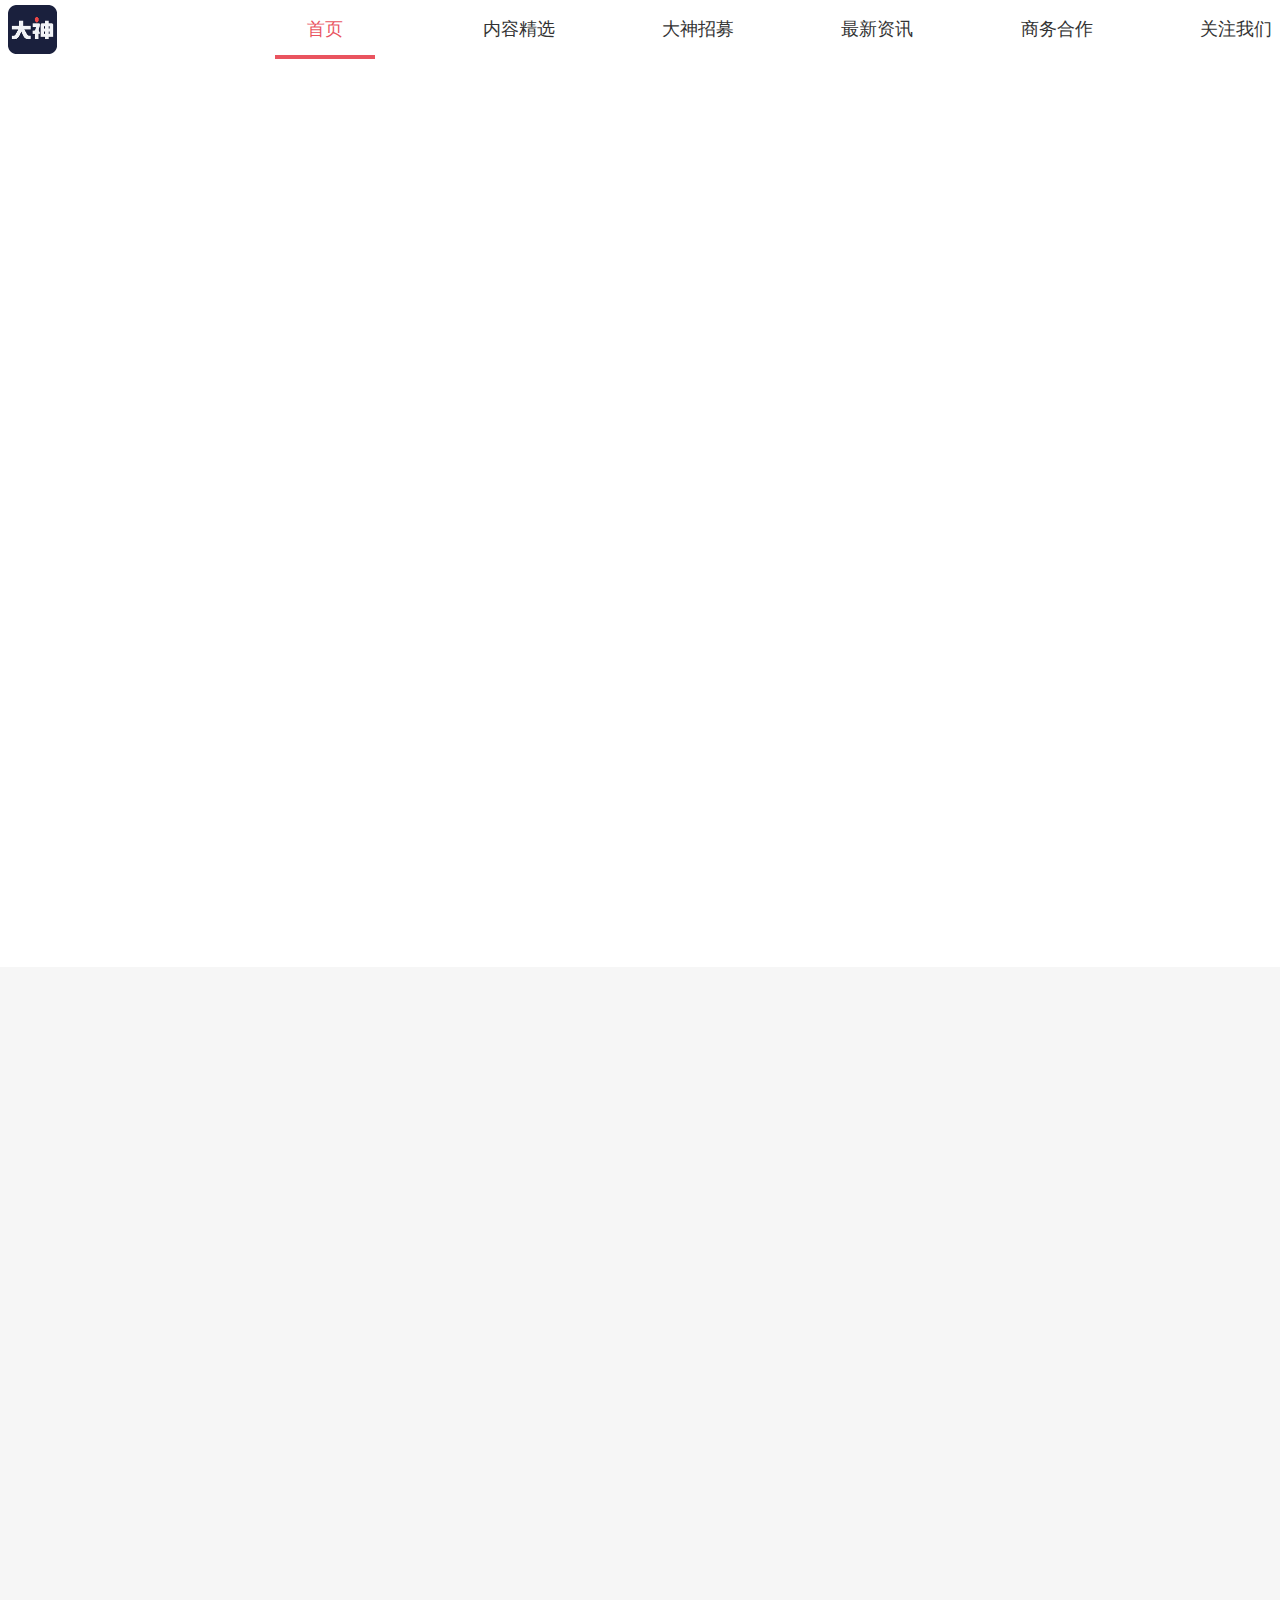
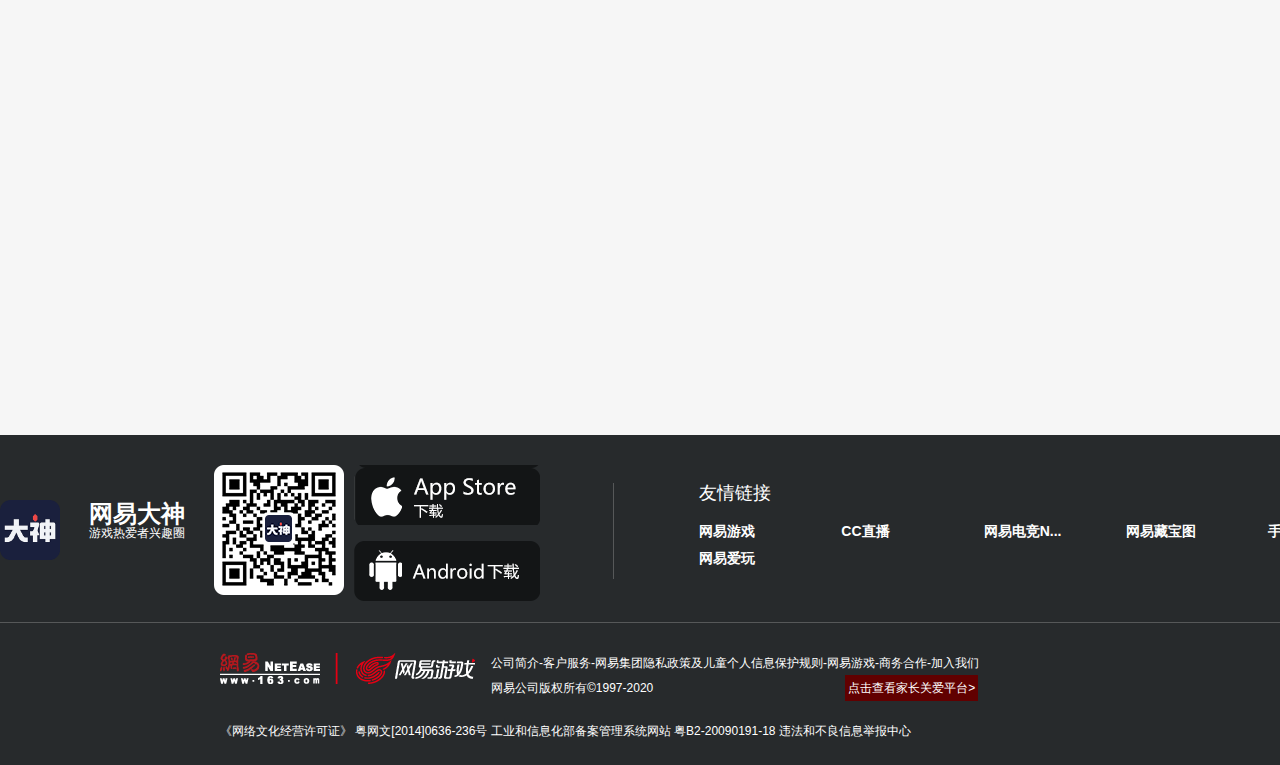
<file: dszm.html>
<!DOCTYPE html>
<html lang="en">

<head>
    <meta charset="UTF-8">
    <meta name="viewport" content="width=device-width, initial-scale=1.0">
    <title>大神招募</title>
    <link rel="shortcut icon" href="./images/ds.ico"/>
    <link rel="stylesheet" href="./css/reset.css">
    <link rel="stylesheet" href="./css/dszm.css">
    <style>
    </style>
</head>

<body>
    <!-- 通用顶部 -->
    <nav>
        <img src="./images/wyds/logo.png" alt="">
        <a href="./wyds.html" class="aa">首页</a>
        <a href="">内容精选</a>
        <a href="####">大神招募</a>
        <a href="">最新资讯</a>
        <a href="hezuo.html">商务合作</a>
        <a href="">关注我们
            <section>

            </section>
        </a>
    </nav>
    <div class="box-1">
        <h2 title="成为大神"></h2>
        <div class="bj"></div>
    </div>

    <div class="box-2">
        <h2 title="大神我们在等你"></h2>
    </div>
    <!-- 两个底栏 -->
        <!-- 尾部 -->
        <div class="dao-er">
            <div class="daoer">
                <div class="left">
                    <div class="logo">
                        <img src="./images/wyds/logo.png" alt="">
                        <div>
                            <span>网易大神</span>
                            <p>游戏热爱者兴趣圈</p>
                        </div>
                    </div>
    
                    <div class="in-right">
                        <img src="./images/wyds/rwm.png" alt="">
                        <div class="xia-zai">
                            <a href="" class="a1"></a>
                            <a href="" class="a2"></a>
                        </div>
                    </div>
                </div>
    
                <div class="right">
                    <p>友情链接</p>
                    <div class="bj">
                        <em>网易游戏</em>
                        <em>CC直播</em>
                        <em>网易电竞N...</em>
                        <em>网易藏宝图</em>
                        <em>手机将军令</em>
                        <em>网易爱玩</em>
                    </div>
                </div>
            </div>
        </div>
        <div class="di-bu">
            <div class="box">
                <div class="top">
                    <div class="left">
                        <a href=""><img src="./images/wyds/dbs.png" alt=""></a>
                        <a href=""><img src="./images/wyds/dbss.png" alt=""></a>
                    </div>
                    <div class="right">
                        <p>公司简介-客户服务-网易集团隐私政策及儿童个人信息保护规则-网易游戏-商务合作-加入我们</p>
                        <p><span>网易公司版权所有©1997-2020</span><a href="">点击查看家长关爱平台></a></p>
                    </div>
                </div>
                <div class="bottom">
                    <p><span>
                            《网络文化经营许可证》 粤网文[2014]0636-236号
                        </span>
                        <a href="">工业和信息化部备案管理系统网站 粤B2-20090191-18</a>
                        <a href="">违法和不良信息举报中心</a>
                    </p>
                </div>
            </div>
        </div>
</body>

</html>
</file>
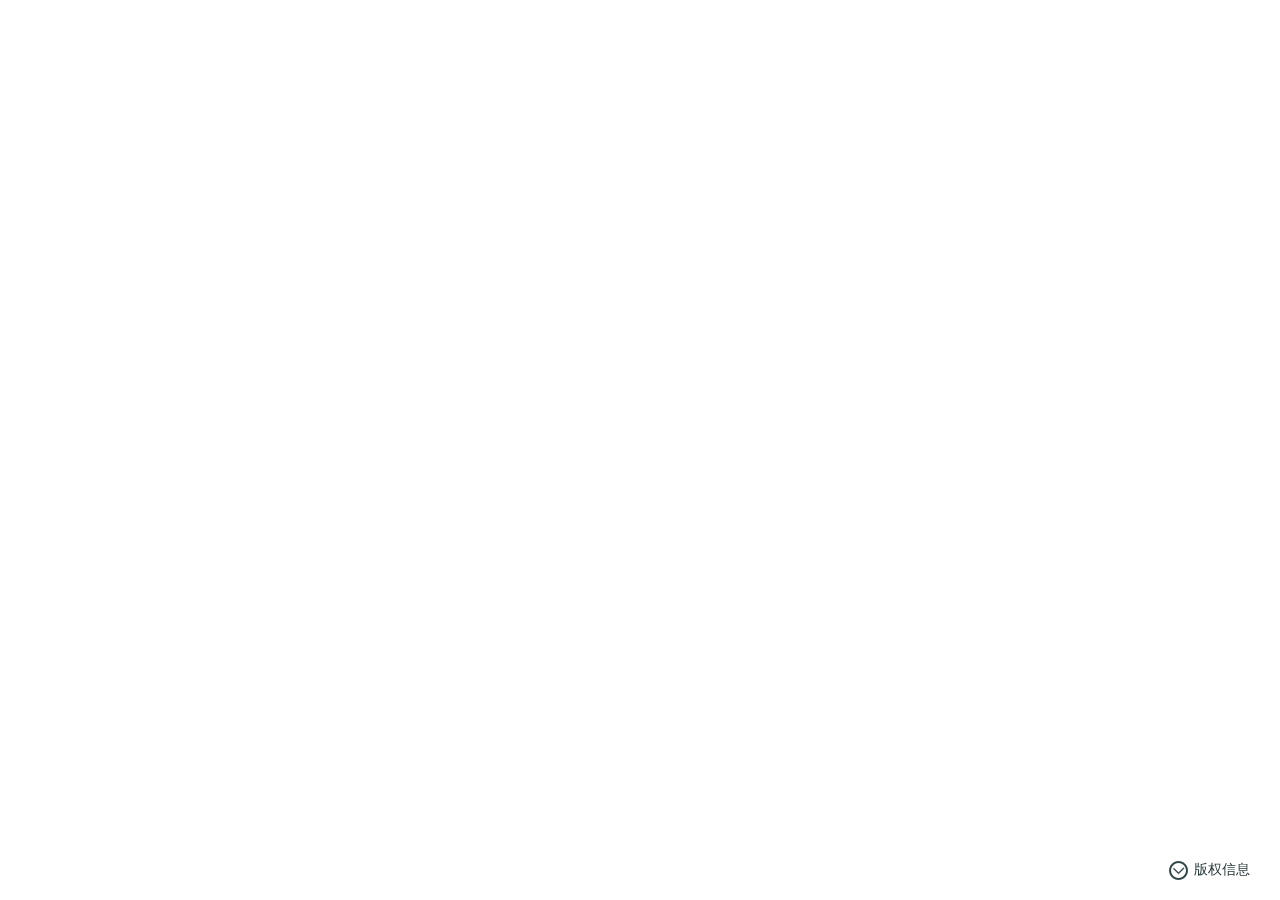
<file: hjts.html>
<!DOCTYPE html>
<html lang="en">

<head>
    <meta charset="UTF-8">
    <link rel="shortcut icon" href="./96.ico"/>


<!--This is Git Project From HYJ/hyj-gw-pc-32830-20190806(12727)-->
    <title>
        花剑特色
    </title>
	<meta name="from" content="git:HYJ/hyj-gw-pc-32830-20190806">
	<meta name="author" content="网易，NetEase Inc.">
	<meta name="copyright" content="网易，NetEase Inc.">
	<meta name="front-end technicist" content="mod">
	<meta name="designer" content="denghui">
	<meta name="editor" content="xiaoxiaotong">
	<meta name="pmid" content="32830">
    <meta name="keywords" content="花与剑官网,花与剑,花与剑手游,手游,唯美古风,言情手游,网易新游,大作,MMO,网易MMO,可互动游戏大世界剑侠言情">
    <meta name="description" content="花与剑：一花、一剑、一世、一缘。这是在唐朝，这里有一段你的故事。这是一个为你而生、因你而变的武侠世界...">
    <meta name="applicable-device" content="PC">
    <meta name="renderer" content="webkit|ie-comp|ie-stand">
    <meta http-equiv="X-UA-Compatible" content="IE=edge,chrome=1">
    <link rel="dns-prefetch" href="https://res.nie.netease.com">
    <link rel="stylesheet" href="./lib/swiper/swiper.3.4.1.css">
    <link rel="stylesheet" href="./lib/alertbox/swiper.3.4.1.css">
    <link rel="stylesheet" type="text/css" href="css/ssyx.css">
    <!--[if lt IE 9]>
        <script src="js/html5shiv.js"></script>
    <![endif]-->
</head>

<body>
    <!--分享信息-->
<div id="share_content">
    <h1>君可愿暂歇江湖纷扰，与在下一同摇船碧波，执伞赏荷？</h1>
    <div id="share_title" pub-name="分享文案">君可愿暂歇江湖纷扰，与在下一同摇船碧波，执伞赏荷？</div>
    <div id="share_desc" pub-name="分享文本">花与剑：一花、一剑、一世、一缘。这是在唐朝，这里有一段你的故事，在这里，有你对“红颜江湖”的一切幻想！</div>
    <img id="share_pic" data-src="./images/ssyx/share_6149fc7.jpg" pub-name="分享图片">
</div>

    <div class="wrap">
        <!--顶部导航-->
        <div id="NIE-topBar"></div>
        <div class="main bg_1">
            <!-- 花剑特色 -->
            <div class="part part_1 masky">
                <!-- 循环动画动画 -->
                <div class="content">
                    <div class="feature_text_box">
                        <div class="feature_text">
                            <img class="img_14" src="./images/ssyx/feature_text_14_ab0a879.png" alt="让我们在这里相识相知...">
                            <img class="img_13" src="./images/ssyx/feature_text_13_977a792.png" alt="提出邀约，无论天南海北、">
                            <img class="img_12" src="./images/ssyx/feature_text_12_61f7474.png" alt="诚挚向“花儿与少年郎”">
                            <img class="img_11" src="./images/ssyx/feature_text_11_e07f24f.png" alt="网易古风情缘手游“花与剑”">
                        </div>
                        <div class="feature_text">
                            <img class="img_10" src="./images/ssyx/feature_text_10_73bc17e.png" alt="携手共赴那一花·一剑·一世·一缘？">
                            <img class="img_9" src="./images/ssyx/feature_text_9_54e2598.png" alt="执伞赏荷。">
                            <img class="img_8" src="./images/ssyx/feature_text_8_36176b8.png" alt="与在下一同摇船碧波，">
                            <img class="img_7" src="./images/ssyx/feature_text_7_0f63d26.png" alt="阁下，可愿暂歇江湖纷扰？">
                            <img class="img_6" src="./images/ssyx/feature_text_6_07f35be.png" alt="轻功飞跃纵情天地间">
                            <img class="img_5" src="./images/ssyx/feature_text_5_27c6630.png" alt="三五知己荡舟湖中">
                            <img class="img_4" src="./images/ssyx/feature_text_4_941b8be.png" alt="学一曲舞，奏一段琴">
                            <img class="img_3" src="./images/ssyx/feature_text_3_9860bf9.png" alt="烟雨江南，小楼阁畔，灼灼芙蕖">
                            <img class="img_2" src="./images/ssyx/feature_text_2_1272bcc.png" alt="小生已在此等候多时">
                            <img class="img_1" src="./images/ssyx/feature_text_1_c64e57a.png" alt="嗯？你来了！">
                        </div>
                        <div class="feature_title">花与剑简介</div>
                    </div>
                    <div class="feature">
                        <div class="petal"></div>
                        <div class="ft-btn-wrap">
                            <div class="btn" data-index="1"></div>
                            <div class="btn" data-index="2"></div>
                            <div class="btn" data-index="3"></div>
                            <div class="btn" data-index="4"></div>
                            <div class="btn" data-index="5"></div>
                            <div class="btn" data-index="6"></div>
                            <div class="btn" data-index="7"></div>
                            <div class="btn" data-index="8"></div>
                            <div class="btn" data-index="9"></div>
                        </div>
                        <div class="feature_icon">
                            <div class="feature_icon_1 show"></div>
                            <div class="feature_icon_2"></div>
                            <div class="feature_icon_3"></div>
                            <div class="feature_icon_4"></div>
                            <div class="feature_icon_5"></div>
                            <div class="feature_icon_6"></div>
                            <div class="feature_icon_7"></div>
                            <div class="feature_icon_8"></div>
                        </div>
                        <div class="swiper-container" id="feature">
                            <div class="swiper-wrapper">
                                <div class="swiper-slide">
                                    <img src="./images/ssyx/0_64214cb.jpg" alt="花剑特色">
                                </div>
                                <div class="swiper-slide">
                                    <img src="./images/ssyx/1_c3ac8dd.jpg" alt="花剑特色">
                                </div>
                                <div class="swiper-slide">
                                    <img src="./images/ssyx/2_3d2a891.jpg" alt="花剑特色">
                                </div>
                                <div class="swiper-slide">
                                    <img src="./images/ssyx/3_33c2161.jpg" alt="花剑特色">
                                </div>
                                <div class="swiper-slide">
                                    <img src="./images/ssyx/4_3bf707d.jpg" alt="花剑特色">
                                </div>
                                <div class="swiper-slide">
                                    <img src="./images/ssyx/5_8733ff6.jpg" alt="花剑特色">
                                </div>
                                <div class="swiper-slide">
                                    <img src="./images/ssyx/6_bbc339b.jpg" alt="花剑特色">
                                </div>
                                <div class="swiper-slide">
                                    <img src="./images/ssyx/7_3b6b7ea.jpg" alt="花剑特色">
                                </div>
                                <div class="swiper-slide">
                                    <img src="./images/ssyx/8_1104643.jpg" alt="花剑特色">
                                </div>
                            </div>
                        </div>
                    </div>
                </div>
            </div>
            <!-- 声色映像 -->
            <div class="part part_2 masky">
                <!-- 循环动画动画 -->
                <div class="animation_loop">
                    <div class="animation_petal">
                        <div class="petal_1"></div>
                        <div class="petal_2"></div>
                        <div class="petal_3"></div>
                        <div class="petal_4"></div>
                    </div>
                    <div class="animation_bird">
                        <div class="bird_1"></div>
                        <div class="bird_2"></div>
                        <div class="bird_3"></div>
                    </div>
                </div>
                <div class="content">
                    <div class="media_nav">
                        <a href="javascript:;" title="游戏原声" class="nav_music curr"></a>
                        <a href="javascript:;" title="视频中心" class="nav_video"></a>
                        <a href="javascript:;" title="原画壁纸" class="nav_wallpaper"></a>
                    </div>
                    <div class="media_box">
                        <!-- 游戏原声 -->
                        <div class="music_main show fadeIn">
                            <h2 class="music_title">游戏原声</h2>
                            <div class="playing_control">
                                <a href="javascript:;" class="play_btn pauseState"></a>
                                <div class="music_info">
                                    <p class="music_name"></p>
                                    <div class="music_update">
                                        <div class="music_progress">
                                            <i></i>
                                        </div>
                                        <div class="time">
                                            <span id="currentTime">00:00</span>/<span id="duration">00:00</span>
                                        </div>
                                    </div>
                                    <div class="volume">
                                        <div class="volume_progress">
                                            <span></span>
                                        </div>
                                        <i class="volume_btn"></i>
                                    </div>
                                </div>
                            </div>
                            <ul class="music_list">
                                <!-- <li>
                                    <i>1</i>
                                    <span>花与剑01</span>
                                    <em>以冬</em>
                                </li> -->
                            </ul>
                            <div class="changpian">
                                <div class="changpian_box">
                                    <img src="./images/ssyx/changpian_6b20b9c.png" alt="">
                                </div>
                            </div>
                            <a href="javascript:;" class="player_btn player_prev" title="上一首"><i></i></a>
                            <a href="javascript:;" class="player_btn player_next" title="下一首"><i></i></a>
                        </div>
                        <!-- 视频中心 -->
                        <div class="video_main">
                            <h2 class="video_title">视频中心</h2>
                            <div class="swiper-container video_wallpaper_swiper" id="videoSwiper">
                                <div class="swiper-wrapper">
                                    <div class="swiper-slide">
                                        <div class="swiper_top">
                                            <div class="swiper_item">
                                                <a href="javascript:;" class="swiper_pic video_item" data-mp4="https://nie.v.netease.com/nie/2019/0826/af128ee7648f6c05cf7048b5b5651234qt.mp4">
                                                    <img src="./images/ssyx/1_e216116.jpg" alt="“花与剑”手游">
                                                </a>
                                                <p>花与剑剧情视频</p>
                                            </div>
                                            <div class="swiper_item">
                                                <p>“花与剑”游戏插曲——两生戏音乐视频</p>
                                                <a href="javascript:;" class="swiper_pic video_item" data-mp4="https://nie.v.netease.com/nie/2019/0826/6908ebdc01d631ad948758f090d9e28fqt.mp4">
                                                    <img src="./images/ssyx/2_a4455ff.jpg" alt="“花与剑”手游">
                                                </a>
                                            </div>
                                        </div>
                                        <div class="swiper_bottom">
                                            <div class="swiper_item">
                                                <a href="javascript:;" class="swiper_pic video_item" data-mp4="https://nie.v.netease.com/nie/2019/0826/d86b821f7e52e6f48772b8c861e678a1qt.mp4">
                                                    <img src="./images/ssyx/3_90b6f32.jpg" alt="“花与剑”手游">
                                                </a>
                                            </div>
                                        </div>
                                    </div>
                                </div>
                            </div>
                            <div class="swiper-pagination"></div>
                        </div>
                        <!-- 原画壁纸 -->
                        <div class="wallpaper_main">
                            <h2 class="wallpaper_title">原画壁纸</h2>
                            <div class="swiper-container video_wallpaper_swiper" id="wallpaperSwiper">
                                <div class="swiper-wrapper">
                                    <div class="swiper-slide">
                                        <div class="swiper_top">
                                            <div class="swiper_item">
                                                <a href="https://hyj.res.netease.com/pc/gw/20190806153822/img/feature/wallpaper/1_466e57a.png" class="swiper_pic" data-lightbox="image" data-title="花与剑">
                                                    <img class="swiper-lazy" data-src="./images/ssyx/1_6c23365.jpg" alt="花与剑">
                                                    <div class="swiper-lazy-preloader"></div>
                                                </a>
                                                <p>花与剑</p>
                                            </div>
                                            <div class="swiper_item">
                                                <p>剑咚</p>
                                                <a href="https://hyj.res.netease.com/pc/gw/20190806153822/img/feature/wallpaper/2_3ddde85.png" class="swiper_pic" data-lightbox="image" data-title="剑咚">
                                                    <img class="swiper-lazy" data-src="./images/ssyx/2_c935211.jpg" alt="剑咚">
                                                    <div class="swiper-lazy-preloader"></div>
                                                </a>
                                            </div>
                                        </div>
                                        <div class="swiper_bottom">
                                            <div class="swiper_item">
                                                <a href="https://hyj.res.netease.com/pc/gw/20190806153822/img/feature/wallpaper/3_6a7d637.png" class="swiper_pic" data-lightbox="image" data-title="净怀和老僧对峙">
                                                    <img class="swiper-lazy" data-src="./images/ssyx/3_ebb8d1a.jpg" alt="净怀和老僧对峙">
                                                    <div class="swiper-lazy-preloader"></div>
                                                </a>
                                            </div>
                                            <div class="swiper_item">
                                                <a href="https://hyj.res.netease.com/pc/gw/20190806153822/img/feature/wallpaper/4_485cb8d.png" class="swiper_pic" data-lightbox="image" data-title="李清荷临终说话">
                                                    <img class="swiper-lazy" data-src="./images/ssyx/4_919ca1a.jpg" alt="李清荷临终说话">
                                                    <div class="swiper-lazy-preloader"></div>
                                                </a>
                                            </div>
                                            <div class="swiper_item">
                                                <a href="https://hyj.res.netease.com/pc/gw/20190806153822/img/feature/wallpaper/5_b447923.png" class="swiper_pic" data-lightbox="image" data-title="李守乾激斗秦书侠后">
                                                    <img class="swiper-lazy" data-src="./images/ssyx/5_673124a.jpg" alt="李守乾激斗秦书侠后">
                                                    <div class="swiper-lazy-preloader"></div>
                                                </a>
                                            </div>
                                        </div>
                                    </div>
                                    <div class="swiper-slide">
                                        <div class="swiper_top">
                                            <div class="swiper_item">
                                                <a href="https://hyj.res.netease.com/pc/gw/20190806153822/img/feature/wallpaper/6_7945c8e.png" class="swiper_pic" data-lightbox="image" data-title="李守乾醉后往事">
                                                    <img class="swiper-lazy" data-src="./images/ssyx/6_3c06867.jpg" alt="李守乾醉后往事">
                                                    <div class="swiper-lazy-preloader"></div>
                                                </a>
                                                <p>李守乾醉后往事</p>
                                            </div>
                                            <div class="swiper_item">
                                                <p>疗伤(花瓣）</p>
                                                <a href="https://hyj.res.netease.com/pc/gw/20190806153822/img/feature/wallpaper/7_3062984.png" class="swiper_pic" data-lightbox="image" data-title="疗伤(花瓣）">
                                                    <img class="swiper-lazy" data-src="./images/ssyx/7_b3443e6.jpg" alt="疗伤(花瓣）">
                                                    <div class="swiper-lazy-preloader"></div>
                                                </a>
                                            </div>
                                        </div>
                                        <div class="swiper_bottom">
                                            <div class="swiper_item">
                                                <a href="https://hyj.res.netease.com/pc/gw/20190806153822/img/feature/wallpaper/8_90fb72a.png" class="swiper_pic" data-lightbox="image" data-title="柳坠儿夜守草棚外">
                                                    <img class="swiper-lazy" data-src="./images/ssyx/8_9d5364a.jpg" alt="柳坠儿夜守草棚外">
                                                    <div class="swiper-lazy-preloader"></div>
                                                </a>
                                            </div>
                                            <div class="swiper_item">
                                                <a href="https://hyj.res.netease.com/pc/gw/20190806153822/img/feature/wallpaper/9_876a890.png" class="swiper_pic" data-lightbox="image" data-title="五河镇洪水">
                                                    <img class="swiper-lazy" data-src="./images/ssyx/9_dfce3f6.jpg" alt="五河镇洪水">
                                                    <div class="swiper-lazy-preloader"></div>
                                                </a>
                                            </div>
                                            <div class="swiper_item">
                                                <a href="https://hyj.res.netease.com/pc/gw/20190806153822/img/feature/wallpaper/10_244eb19.png" class="swiper_pic" data-lightbox="image" data-title="谢凌月哭泣表白">
                                                    <img class="swiper-lazy" data-src="./images/ssyx/10_e48f4b9.jpg" alt="谢凌月哭泣表白">
                                                    <div class="swiper-lazy-preloader"></div>
                                                </a>
                                            </div>
                                        </div>
                                    </div>
                                    <div class="swiper-slide">
                                        <div class="swiper_top">
                                            <div class="swiper_item">
                                                <a href="https://hyj.res.netease.com/pc/gw/20190806153822/img/feature/wallpaper/11_76f86f4.png" class="swiper_pic" data-lightbox="image" data-title="谢凌月和李慕凡">
                                                    <img class="swiper-lazy" data-src="./images/ssyx/11_2bff140.jpg" alt="谢凌月和李慕凡">
                                                    <div class="swiper-lazy-preloader"></div>
                                                </a>
                                                <p>谢凌月和李慕凡</p>
                                            </div>
                                        </div>
                                    </div>
                                </div>
                            </div>
                            <div class="swiper-pagination"></div>
                        </div>
                    </div>
                </div>
            </div>
            <!-- 五大门派 -->
            <div class="part part_3 masky">
                <!-- 循环动画动画 -->
                <div class="content">
                    <h2>五大门派</h2>
                    <div class="sects_nav">
                        <span class="sects_1" data-part="4"><i>蝶花</i></span>
                        <span class="sects_2" data-part="5"><i>少林</i></span>
                        <span class="sects_3" data-part="6"><i>蜀山</i></span>
                        <span class="sects_4" data-part="7"><i>玄冰</i></span>
                        <span class="sects_5" data-part="8"><i>影月</i></span>
                    </div>
                    <div class="zhiye">
                        <div class="zhiyeAni"></div>
                    </div>
                </div>
            </div>
            <!-- 蝶花 -->
            <div class="part part_sects part_4 masky">
                <div class="content">
                    <div class="sects_nav">
                        <span class="curr" data-part="4">蝶</span>
                        <span data-part="5">少</span>
                        <span data-part="6">蜀</span>
                        <span data-part="7">玄</span>
                        <span data-part="8">影</span>
                    </div>
                    <div class="sects_title">蝶花</div>
                    <div class="sects_position">
                        <span>辅助治疗</span>
                        <span>远程、毒素</span>
                        <h3>职业定位</h3>
                    </div>
                    <div class="sects_video" data-mp4="https://nie.v.netease.com/nie/2019/1111/dbc0b7ca5411d02e5e552f2db168982eqt.mp4">
                        <div class="sects_video_img">
                            <img src="./images/ssyx/sects_video_img_die_a159856.jpg" alt="蝶花">
                        </div>
                    </div>
                    <div class="sects_text">
                        <p>就让山间娇艳的花朵，绽开深藏的红颜。</p>
                        <p>于红尘之中烟视媚行。朝露昙花，咫尺天涯，</p>
                        <p>如花飘零，似蝶翩跹，蝶花弟子携清风百花而来，</p>
                        <p>空灵的清泉水，灿若盈盈眉眼。</p>
                        <p>幽深的蝶花谷，如同微微笑靥。</p>
                    </div>
                </div>
            </div>
            <!-- 少林 -->
            <div class="part part_sects part_5 masky">
                <div class="content">
                    <div class="sects_nav">
                        <span data-part="4">蝶</span>
                        <span class="curr" data-part="5">少</span>
                        <span data-part="6">蜀</span>
                        <span data-part="7">玄</span>
                        <span data-part="8">影</span>
                    </div>
                    <div class="sects_title">少林</div>
                    <div class="sects_position">
                        <span>肉盾嘲讽</span>
                        <span>近战、外功</span>
                        <h3>职业定位</h3>
                    </div>
                    <div class="sects_video" data-mp4="https://nie.v.netease.com/nie/2019/1111/f806efbfb8ee53002fc53e79343daba0qt.mp4">
                        <div class="sects_video_img">
                            <img src="./images/ssyx/sects_video_img_sh_f70ea43.jpg" alt="少林">
                        </div>
                    </div>
                    <div class="sects_text">
                        <span>坦克、MT</span>
                        <h3>职业定位</h3>
                        <p>地狱不空，誓不成佛。纵使地狱无门，也要孤身而行。</p>
                        <p>少林弟子怜悯天地悲苦，毅然入世以己之力普度众生。</p>
                        <p>净地不再是净地，何处才有安宁人间？</p>
                        <p>尘世的战火硝烟，沾染了佛堂青灯黄卷。</p>
                    </div>
                </div>
            </div>

            <!-- 蜀山 -->
            <div class="part part_sects part_6 masky">
                <div class="content">
                    <div class="sects_nav">
                        <span data-part="4">蝶</span>
                        <span data-part="5">少</span>
                        <span class="curr" data-part="6">蜀</span>
                        <span data-part="7">玄</span>
                        <span data-part="8">影</span>
                    </div>
                    <div class="sects_title">蜀山</div>
                    <div class="sects_position">
                        <span>群体输出</span>
                        <span>近战、外功</span>
                        <h3>职业定位</h3>
                    </div>
                    <div class="sects_video" data-mp4="https://nie.v.netease.com/nie/2019/1111/6a287981861934a9c586f19b209695aeqt.mp4">
                        <div class="sects_video_img">
                            <img src="./images/ssyx/sects_video_img_shu_d5f8d87.jpg" alt="蜀山">
                        </div>
                    </div>
                    <div class="sects_text">
                        <p>仗剑携酒踏歌行，唯留正道天地间。</p>
                        <p>凝侠情作墨，以英魂绘成除魔卫道的漫天画卷。</p>
                        <p>孤傲绝世的蜀山剑侠，御仙剑为笔，</p>
                        <p>穿云执剑随风起，扶摇直上青云巅。</p>
                    </div>
                </div>
            </div>
            <!-- 玄冰 -->
            <div class="part part_sects part_7 masky">
                <div class="content">
                    <div class="sects_nav">
                        <span data-part="4">蝶</span>
                        <span data-part="5">少</span>
                        <span data-part="6">蜀</span>
                        <span class="curr" data-part="7">玄</span>
                        <span data-part="8">影</span>
                    </div>
                    <div class="sects_title">玄冰</div>
                    <div class="sects_position">
                        <span>群体输出</span>
                        <span>远程、冰系</span>
                        <h3>职业定位</h3>
                    </div>
                    <div class="sects_video" data-mp4="https://nie.v.netease.com/nie/2019/1111/a8c6fe39e5c58d877a9568b22c4d35e9qt.mp4">
                        <div class="sects_video_img">
                            <img src="./images/ssyx/sects_video_img_xuan_a2dd779.jpg" alt="玄冰">
                        </div>
                    </div>
                    <div class="sects_text">
                        <p>唯有我的背影，于天地之间傲然而行。</p>
                        <p>持一丈寒冰孤身向前，披满身霜雪丈量世间。</p>
                        <p>纵使我在此停下脚步，与生俱来的荣耀依然在我心中。</p>
                        <p>飞雪飘零，像曾高高在上又坠落云端的命运。</p>
                        <p>寒风潇潇，是匍匐于威压的肃杀气息。</p>
                    </div>
                </div>
            </div>
            <!-- 影月 -->
            <div class="part part_sects part_8 masky">
                <div class="content">
                    <div class="sects_nav">
                        <span data-part="4">蝶</span>
                        <span data-part="5">少</span>
                        <span data-part="6">蜀</span>
                        <span data-part="7">玄</span>
                        <span class="curr" data-part="8">影</span>
                    </div>
                    <div class="sects_title">影月</div>
                    <div class="sects_position">
                        <span>单体输出</span>
                        <span>远程、外功</span>
                        <h3>职业定位</h3>
                    </div>
                    <div class="sects_video" data-mp4="https://nie.v.netease.com/nie/2019/1111/8342ff6050dd98c6a8dfab21f86d0da9qt.mp4">
                        <div class="sects_video_img">
                            <img src="./images/ssyx/sects_video_img_ying_8d75dbb.jpg" alt="影月">
                        </div>
                    </div>
                    <div class="sects_text">
                        <p>用手中的白羽弯弓，箭指无尽的苍穹。</p>
                        <p>凝镜花水月成弓，化流光飞电为箭。</p>
                        <p>古神的高贵与从容，行走红尘目空一切。</p>
                    </div>
                </div>
            </div>

            <!-- 导航 -->
            <div class="nav_box">
                <div class="nav nav_index">
                    <a href="index.html" title="首页"></a>
                    <i></i>
                </div>
                <div class="nav nav_media">
                    <a href="javascript:;" title="声色映像" data-page="1"></a>
                    <i></i>
                </div>
                <div class="nav nav_feature">
                    <a href="javascript:;" title="花剑特色" class="curr" data-page="0"></a>
                    <i></i>
                </div>
                <div class="nav nav_sects">
                    <a href="javascript:;" title="五大门派" data-page="2"></a>
                    <i></i>
                </div>
            </div>
            <!-- 右上控件 -->
            <div class="top_right">
                <div class="bgm">
                    <span class="bgm_btn">
                        <i class="i1"></i>
                        <i class="i2"></i>
                        <i class="i3"></i>
                        <i class="i4"></i>
                        <i class="i5"></i>
                        <i class="i6"></i>
                    </span>
                </div>
                <div class="share_box">
                    <a href="javascript:;" title="分享" class="share_btn"></a>
                    <div class="share_mian">
                        <div id="share"></div>
                    </div>
                </div>
                <a href="//hyj.163.com/news/index.html" title="见闻" class="news_btn" target="_blank"></a>
            </div>
            <!-- logo -->
            <a href="//hyj.163.com/index.html" target="_blank" title="花与剑" class="logo"></a>
            <!-- 滚轮提示 -->
            <div class="mousewheel_tips">
                <i></i>
                <p>滚动浏览</p>
            </div>
        </div>
        <!-- 底部版权 -->
        <div class="footer">
            <a href="javascript:;" class="footer_btn" title="版权信息">版权信息</a>
            <div id="NIE-copyRight"></div>
        </div>
        <audio src="" id="JaudioSects"></audio>
        <audio src="" id="audio"></audio>
        <audio src="https://hyj.res.netease.com/pc/fab/20190620114348/data/bgm.mp3" id="bgm" loop autoplay></audio>
        <div class="mask" id="videoPop">
            <div class="pop_video">
                <a href="javascript:;" class="close" title="关闭"></a>
                <div id="videoPopBox"></div>
            </div>
        </div>
    </div>
    <script src="lib/jquery/jquery(mixnie).1.11.js"></script>
    <script src="lib/swiper/swiper.3.4.1.js"></script>
    <script src="lib/lightbox/lightbox2.js"></script>
    <script src="lib/mousewheel/jquery.mousewheel_fdf242a.js"></script>
    <script src="lib/echarts/echarts_48029cd.js"></script>
    <script src="lib/feature/feature_d73513d.js"></script>
</body>
</html>
</file>
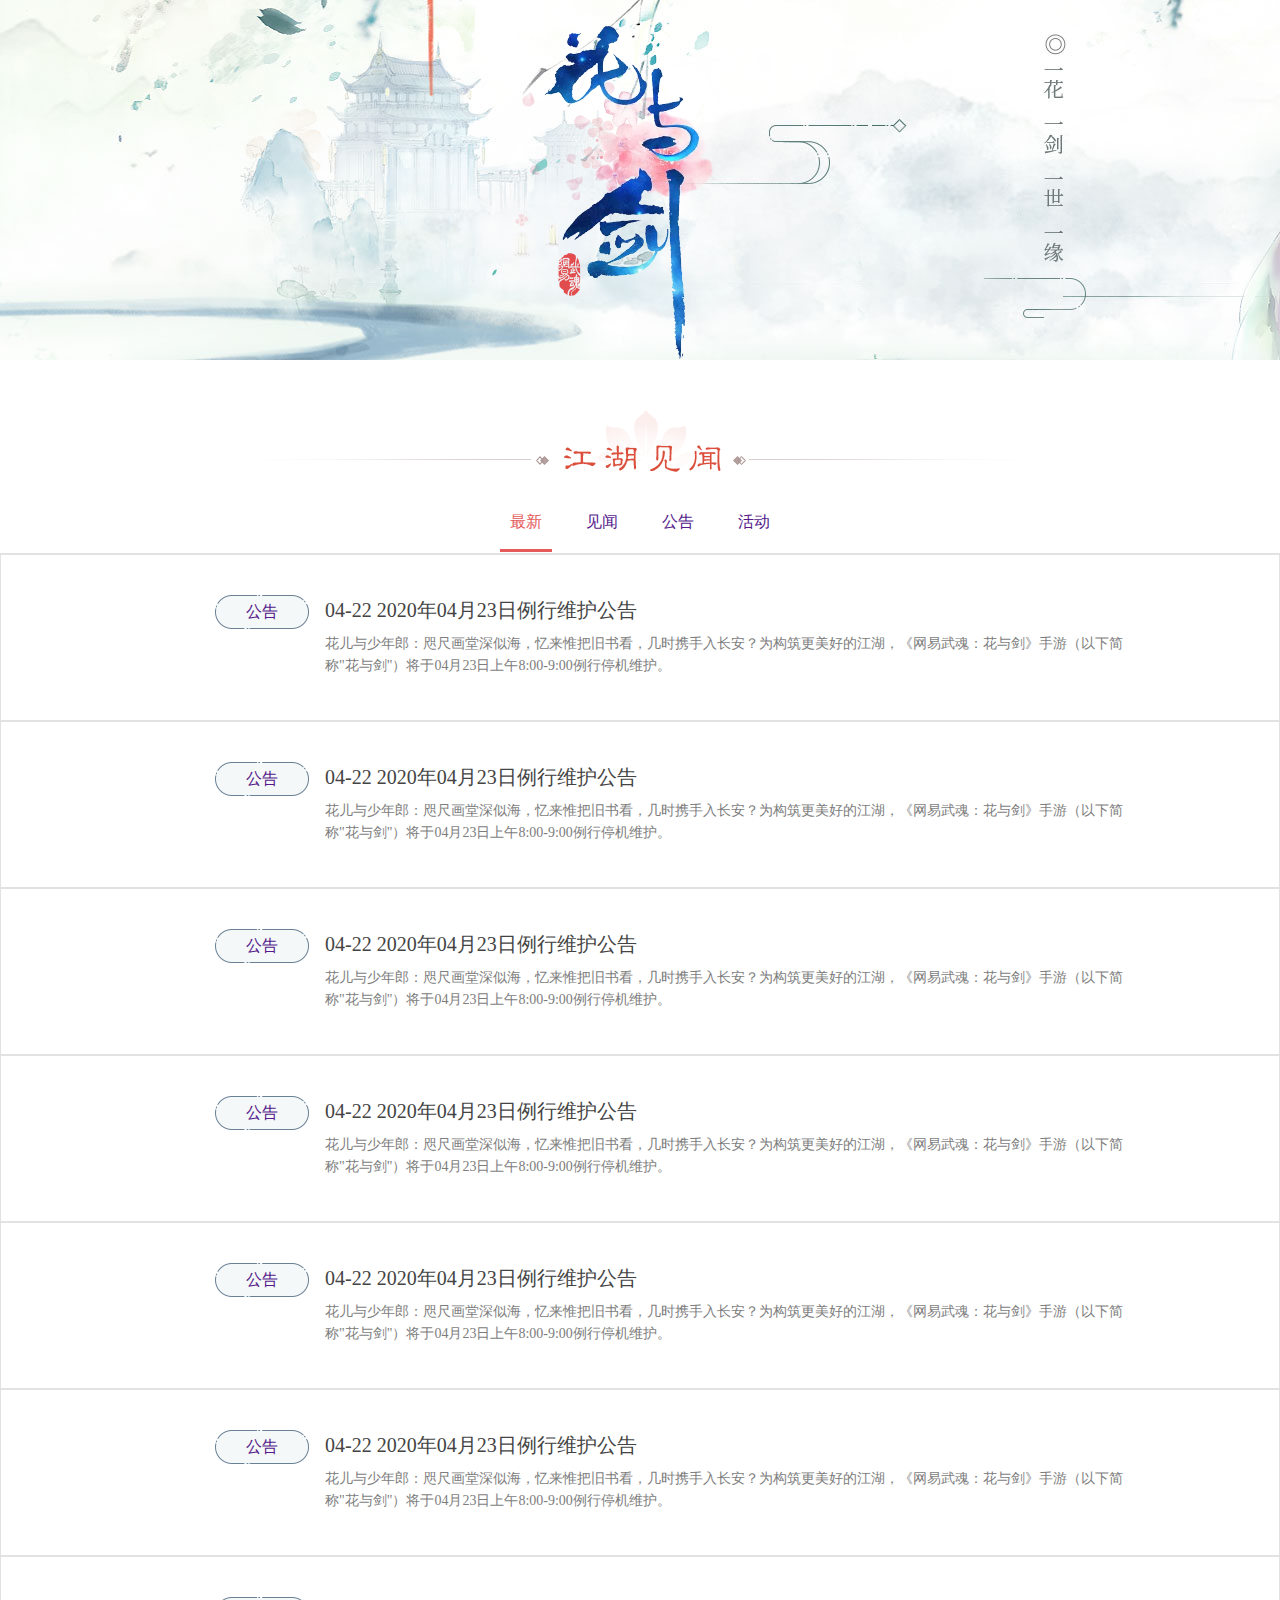
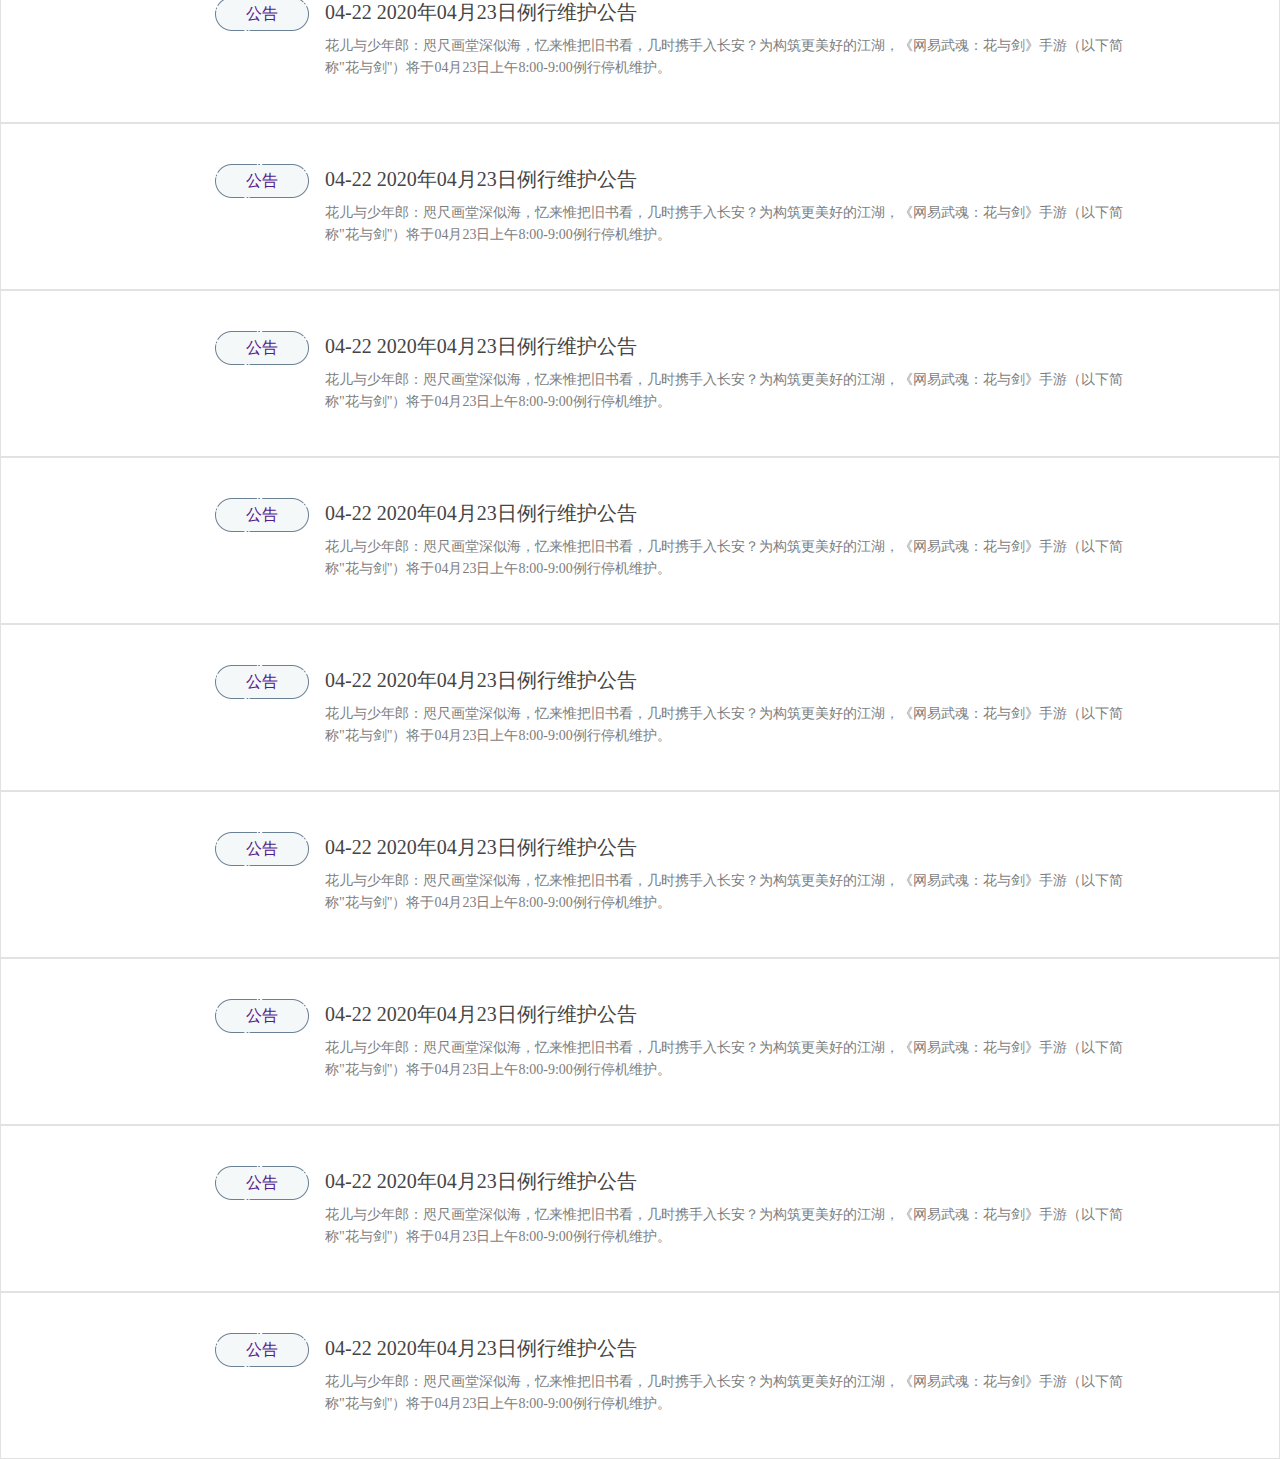
<file: jhjw.html>
<!DOCTYPE html>
<html lang="en">
<head>
    <link rel="shortcut icon" href="./96.ico"/>
    <meta charset="UTF-8">
    <meta name="viewport" content="width=device-width, initial-scale=1.0">
    <title>江湖见闻</title>
    <link rel="stylesheet" href="./css/jhjw.css">
</head>
<body>
    <div class="dbj">
        <div class="slj">
        </div>
    </div>
    <h2>
        <!-- 江湖见闻 -->
    </h2>
    <!-- 小导航 -->
    <div class="xd">
        <a href="">最新</a>
        <a href="">见闻</a>
        <a href="">公告</a>
        <a href="">活动</a>
    </div>
    <!-- 公告 -->
    <div class="box">
        <div class="box2">
            <a href="">
                <span>公告</span>
                <p class="p1">04-22 2020年04月23日例行维护公告</p>
                <p class="p2">
                    花儿与少年郎：咫尺画堂深似海，忆来惟把旧书看，几时携手入长安？为构筑更美好的江湖，《网易武魂：花与剑》手游（以下简称"花与剑"）将于04月23日上午8:00-9:00例行停机维护。
                </p>
            </a>
        </div>
    </div>
    <div class="box">
        <div class="box2">
            <a href="">
                <span>公告</span>
                <p class="p1">04-22 2020年04月23日例行维护公告</p>
                <p class="p2">
                    花儿与少年郎：咫尺画堂深似海，忆来惟把旧书看，几时携手入长安？为构筑更美好的江湖，《网易武魂：花与剑》手游（以下简称"花与剑"）将于04月23日上午8:00-9:00例行停机维护。
                </p>
            </a>
        </div>
    </div>
    <div class="box">
        <div class="box2">
            <a href="">
                <span>公告</span>
                <p class="p1">04-22 2020年04月23日例行维护公告</p>
                <p class="p2">
                    花儿与少年郎：咫尺画堂深似海，忆来惟把旧书看，几时携手入长安？为构筑更美好的江湖，《网易武魂：花与剑》手游（以下简称"花与剑"）将于04月23日上午8:00-9:00例行停机维护。
                </p>
            </a>
        </div>
    </div>
    <div class="box">
        <div class="box2">
            <a href="">
                <span>公告</span>
                <p class="p1">04-22 2020年04月23日例行维护公告</p>
                <p class="p2">
                    花儿与少年郎：咫尺画堂深似海，忆来惟把旧书看，几时携手入长安？为构筑更美好的江湖，《网易武魂：花与剑》手游（以下简称"花与剑"）将于04月23日上午8:00-9:00例行停机维护。
                </p>
            </a>
        </div>
    </div>
    <div class="box">
        <div class="box2">
            <a href="">
                <span>公告</span>
                <p class="p1">04-22 2020年04月23日例行维护公告</p>
                <p class="p2">
                    花儿与少年郎：咫尺画堂深似海，忆来惟把旧书看，几时携手入长安？为构筑更美好的江湖，《网易武魂：花与剑》手游（以下简称"花与剑"）将于04月23日上午8:00-9:00例行停机维护。
                </p>
            </a>
        </div>
    </div>
    <div class="box">
        <div class="box2">
            <a href="">
                <span>公告</span>
                <p class="p1">04-22 2020年04月23日例行维护公告</p>
                <p class="p2">
                    花儿与少年郎：咫尺画堂深似海，忆来惟把旧书看，几时携手入长安？为构筑更美好的江湖，《网易武魂：花与剑》手游（以下简称"花与剑"）将于04月23日上午8:00-9:00例行停机维护。
                </p>
            </a>
        </div>
    </div>
    <div class="box">
        <div class="box2">
            <a href="">
                <span>公告</span>
                <p class="p1">04-22 2020年04月23日例行维护公告</p>
                <p class="p2">
                    花儿与少年郎：咫尺画堂深似海，忆来惟把旧书看，几时携手入长安？为构筑更美好的江湖，《网易武魂：花与剑》手游（以下简称"花与剑"）将于04月23日上午8:00-9:00例行停机维护。
                </p>
            </a>
        </div>
    </div>
    <div class="box">
        <div class="box2">
            <a href="">
                <span>公告</span>
                <p class="p1">04-22 2020年04月23日例行维护公告</p>
                <p class="p2">
                    花儿与少年郎：咫尺画堂深似海，忆来惟把旧书看，几时携手入长安？为构筑更美好的江湖，《网易武魂：花与剑》手游（以下简称"花与剑"）将于04月23日上午8:00-9:00例行停机维护。
                </p>
            </a>
        </div>
    </div>
    <div class="box">
        <div class="box2">
            <a href="">
                <span>公告</span>
                <p class="p1">04-22 2020年04月23日例行维护公告</p>
                <p class="p2">
                    花儿与少年郎：咫尺画堂深似海，忆来惟把旧书看，几时携手入长安？为构筑更美好的江湖，《网易武魂：花与剑》手游（以下简称"花与剑"）将于04月23日上午8:00-9:00例行停机维护。
                </p>
            </a>
        </div>
    </div>
    <div class="box">
        <div class="box2">
            <a href="">
                <span>公告</span>
                <p class="p1">04-22 2020年04月23日例行维护公告</p>
                <p class="p2">
                    花儿与少年郎：咫尺画堂深似海，忆来惟把旧书看，几时携手入长安？为构筑更美好的江湖，《网易武魂：花与剑》手游（以下简称"花与剑"）将于04月23日上午8:00-9:00例行停机维护。
                </p>
            </a>
        </div>
    </div>
    <div class="box">
        <div class="box2">
            <a href="">
                <span>公告</span>
                <p class="p1">04-22 2020年04月23日例行维护公告</p>
                <p class="p2">
                    花儿与少年郎：咫尺画堂深似海，忆来惟把旧书看，几时携手入长安？为构筑更美好的江湖，《网易武魂：花与剑》手游（以下简称"花与剑"）将于04月23日上午8:00-9:00例行停机维护。
                </p>
            </a>
        </div>
    </div>
    <div class="box">
        <div class="box2">
            <a href="">
                <span>公告</span>
                <p class="p1">04-22 2020年04月23日例行维护公告</p>
                <p class="p2">
                    花儿与少年郎：咫尺画堂深似海，忆来惟把旧书看，几时携手入长安？为构筑更美好的江湖，《网易武魂：花与剑》手游（以下简称"花与剑"）将于04月23日上午8:00-9:00例行停机维护。
                </p>
            </a>
        </div>
    </div>
    <div class="box">
        <div class="box2">
            <a href="">
                <span>公告</span>
                <p class="p1">04-22 2020年04月23日例行维护公告</p>
                <p class="p2">
                    花儿与少年郎：咫尺画堂深似海，忆来惟把旧书看，几时携手入长安？为构筑更美好的江湖，《网易武魂：花与剑》手游（以下简称"花与剑"）将于04月23日上午8:00-9:00例行停机维护。
                </p>
            </a>
        </div>
    </div>
    <div class="box">
        <div class="box2">
            <a href="">
                <span>公告</span>
                <p class="p1">04-22 2020年04月23日例行维护公告</p>
                <p class="p2">
                    花儿与少年郎：咫尺画堂深似海，忆来惟把旧书看，几时携手入长安？为构筑更美好的江湖，《网易武魂：花与剑》手游（以下简称"花与剑"）将于04月23日上午8:00-9:00例行停机维护。
                </p>
            </a>
        </div>
    </div>
    <div class="box">
        <div class="box2">
            <a href="">
                <span>公告</span>
                <p class="p1">04-22 2020年04月23日例行维护公告</p>
                <p class="p2">
                    花儿与少年郎：咫尺画堂深似海，忆来惟把旧书看，几时携手入长安？为构筑更美好的江湖，《网易武魂：花与剑》手游（以下简称"花与剑"）将于04月23日上午8:00-9:00例行停机维护。
                </p>
            </a>
        </div>
    </div>
    <a href="#" id="tops"></a>
    <script src="./lib/jquery-1.12.4.js"></script>
    <script src="./js/jhjw.js"></script>
</body>
</html>
</file>
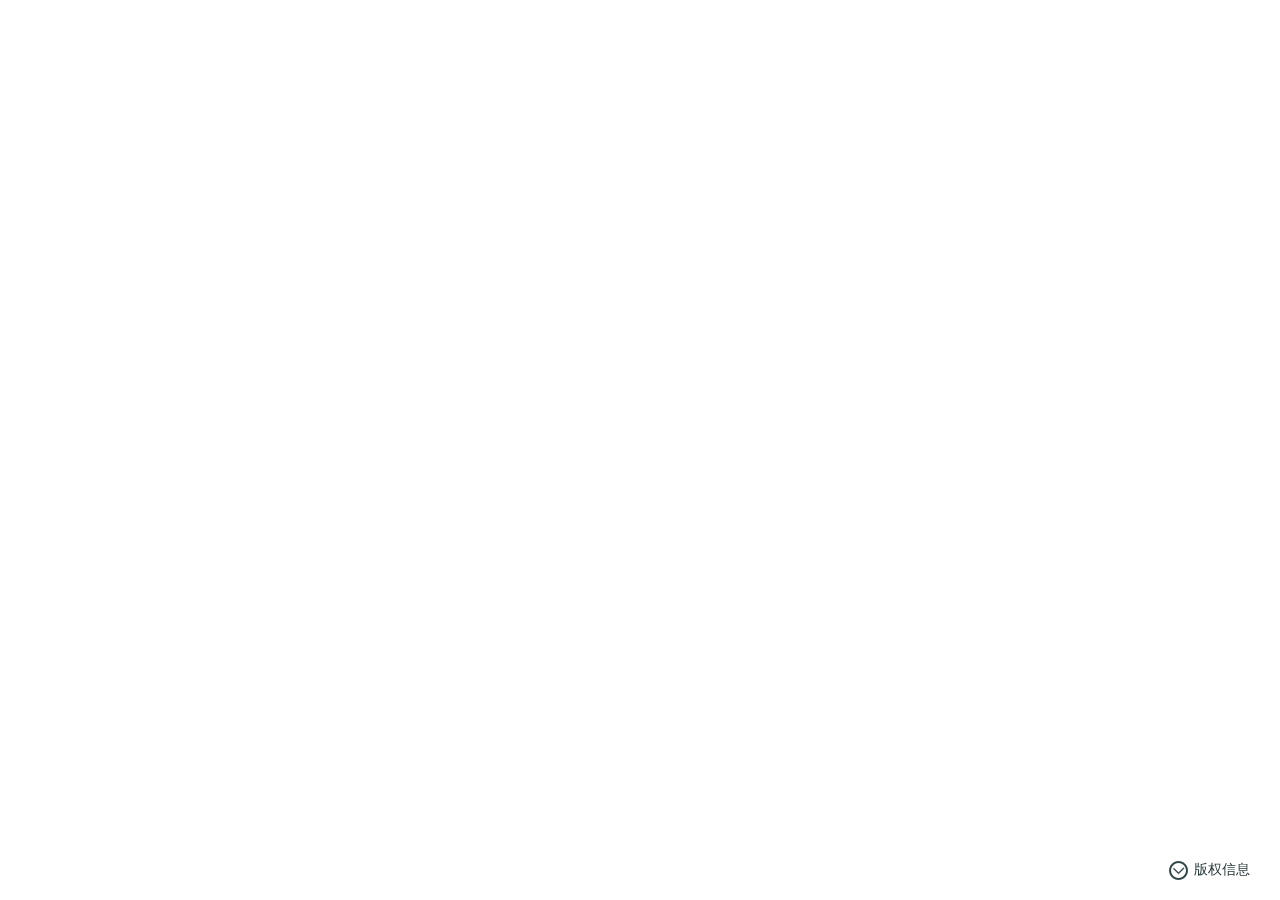
<file: qyzj.html>
<!DOCTYPE html>
<html lang="en">
<head>
    <meta charset="UTF-8">
    <link rel="shortcut icon" href="./96.ico"/>
    <title>
        情缘主角
    </title>
    <meta name="applicable-device" content="PC">
    <meta name="renderer" content="webkit|ie-comp|ie-stand">
    <meta http-equiv="X-UA-Compatible" content="IE=edge,chrome=1">
    <link rel="dns-prefetch" href="https://res.nie.netease.com">
    <link rel="stylesheet" href="./lib/swiper/swiper.3.4.1.css">
    <link rel="stylesheet" href="./lib/alertbox/swiper.3.4.1.css">
    <link rel="stylesheet" type="text/css" href="css/ssyx.css">
</head>
<body>
<div id="share_content">
    <h1>君可愿暂歇江湖纷扰，与在下一同摇船碧波，执伞赏荷？</h1>
    <div id="share_title" pub-name="分享文案">君可愿暂歇江湖纷扰，与在下一同摇船碧波，执伞赏荷？</div>
    <div id="share_desc" pub-name="分享文本">花与剑：一花、一剑、一世、一缘。这是在唐朝，这里有一段你的故事，在这里，有你对“红颜江湖”的一切幻想！</div>
    <img id="share_pic" data-src="./images/ssyx/share_6149fc7.jpg" pub-name="分享图片">
</div>
    <div class="wrap">
        <!--顶部导航-->
        <div id="NIE-topBar"></div>
        <div class="main bg_1">
            <!-- 花剑特色 -->
            <div class="part part_1 masky">
                <div class="content">
                    <div class="feature_text_box">
                        <div class="feature_text">
                            <img class="img_14" src="./images/ssyx/feature_text_14_ab0a879.png" alt="让我们在这里相识相知...">
                            <img class="img_13" src="./images/ssyx/feature_text_13_977a792.png" alt="提出邀约，无论天南海北、">
                            <img class="img_12" src="./images/ssyx/feature_text_12_61f7474.png" alt="诚挚向“花儿与少年郎”">
                            <img class="img_11" src="./images/ssyx/feature_text_11_e07f24f.png" alt="网易古风情缘手游“花与剑”">
                        </div>
                        <div class="feature_text">
                            <img class="img_10" src="./images/ssyx/feature_text_10_73bc17e.png" alt="携手共赴那一花·一剑·一世·一缘？">
                            <img class="img_9" src="./images/ssyx/feature_text_9_54e2598.png" alt="执伞赏荷。">
                            <img class="img_8" src="./images/ssyx/feature_text_8_36176b8.png" alt="与在下一同摇船碧波，">
                            <img class="img_7" src="./images/ssyx/feature_text_7_0f63d26.png" alt="阁下，可愿暂歇江湖纷扰？">
                            <img class="img_6" src="./images/ssyx/feature_text_6_07f35be.png" alt="轻功飞跃纵情天地间">
                            <img class="img_5" src="./images/ssyx/feature_text_5_27c6630.png" alt="三五知己荡舟湖中">
                            <img class="img_4" src="./images/ssyx/feature_text_4_941b8be.png" alt="学一曲舞，奏一段琴">
                            <img class="img_3" src="./images/ssyx/feature_text_3_9860bf9.png" alt="烟雨江南，小楼阁畔，灼灼芙蕖">
                            <img class="img_2" src="./images/ssyx/feature_text_2_1272bcc.png" alt="小生已在此等候多时">
                            <img class="img_1" src="./images/ssyx/feature_text_1_c64e57a.png" alt="嗯？你来了！">
                        </div>
                        <div class="feature_title">花与剑简介</div>
                    </div>
                    <div class="feature">
                        <div class="petal"></div>
                        <div class="ft-btn-wrap">
                            <div class="btn" data-index="1"></div>
                            <div class="btn" data-index="2"></div>
                            <div class="btn" data-index="3"></div>
                            <div class="btn" data-index="4"></div>
                            <div class="btn" data-index="5"></div>
                            <div class="btn" data-index="6"></div>
                            <div class="btn" data-index="7"></div>
                            <div class="btn" data-index="8"></div>
                            <div class="btn" data-index="9"></div>
                        </div>
                        <div class="feature_icon">
                            <div class="feature_icon_1 show"></div>
                            <div class="feature_icon_2"></div>
                            <div class="feature_icon_3"></div>
                            <div class="feature_icon_4"></div>
                            <div class="feature_icon_5"></div>
                            <div class="feature_icon_6"></div>
                            <div class="feature_icon_7"></div>
                            <div class="feature_icon_8"></div>
                        </div>
                        <div class="swiper-container" id="feature">
                            <div class="swiper-wrapper">
                                <div class="swiper-slide">
                                    <img src="./images/ssyx/0_64214cb.jpg" alt="花剑特色">
                                </div>
                                <div class="swiper-slide">
                                    <img src="./images/ssyx/1_c3ac8dd.jpg" alt="花剑特色">
                                </div>
                                <div class="swiper-slide">
                                    <img src="./images/ssyx/2_3d2a891.jpg" alt="花剑特色">
                                </div>
                                <div class="swiper-slide">
                                    <img src="./images/ssyx/3_33c2161.jpg" alt="花剑特色">
                                </div>
                                <div class="swiper-slide">
                                    <img src="./images/ssyx/4_3bf707d.jpg" alt="花剑特色">
                                </div>
                                <div class="swiper-slide">
                                    <img src="./images/ssyx/5_8733ff6.jpg" alt="花剑特色">
                                </div>
                                <div class="swiper-slide">
                                    <img src="./images/ssyx/6_bbc339b.jpg" alt="花剑特色">
                                </div>
                                <div class="swiper-slide">
                                    <img src="./images/ssyx/7_3b6b7ea.jpg" alt="花剑特色">
                                </div>
                                <div class="swiper-slide">
                                    <img src="./images/ssyx/8_1104643.jpg" alt="花剑特色">
                                </div>
                            </div>
                        </div>
                    </div>
                </div>
            </div>
            <!-- 声色映像 -->
            <div class="part part_2 masky">
                <!-- 循环动画动画 -->
                <div class="animation_loop">
                    <div class="animation_petal">
                        <div class="petal_1"></div>
                        <div class="petal_2"></div>
                        <div class="petal_3"></div>
                        <div class="petal_4"></div>
                    </div>
                    <div class="animation_bird">
                        <div class="bird_1"></div>
                        <div class="bird_2"></div>
                        <div class="bird_3"></div>
                    </div>
                </div>
                <div class="content">
                    <div class="media_nav">
                        <a href="javascript:;" title="游戏原声" class="nav_music curr"></a>
                        <a href="javascript:;" title="视频中心" class="nav_video"></a>
                        <a href="javascript:;" title="原画壁纸" class="nav_wallpaper"></a>
                    </div>
                    <div class="media_box">
                        <!-- 游戏原声 -->
                        <div class="music_main show fadeIn">
                            <h2 class="music_title">游戏原声</h2>
                            <div class="playing_control">
                                <a href="javascript:;" class="play_btn pauseState"></a>
                                <div class="music_info">
                                    <p class="music_name"></p>
                                    <div class="music_update">
                                        <div class="music_progress">
                                            <i></i>
                                        </div>
                                        <div class="time">
                                            <span id="currentTime">00:00</span>/<span id="duration">00:00</span>
                                        </div>
                                    </div>
                                    <div class="volume">
                                        <div class="volume_progress">
                                            <span></span>
                                        </div>
                                        <i class="volume_btn"></i>
                                    </div>
                                </div>
                            </div>
                            <ul class="music_list">
                            </ul>
                            <div class="changpian">
                                <div class="changpian_box">
                                    <img src="./images/ssyx/changpian_6b20b9c.png" alt="">
                                </div>
                            </div>
                            <a href="javascript:;" class="player_btn player_prev" title="上一首"><i></i></a>
                            <a href="javascript:;" class="player_btn player_next" title="下一首"><i></i></a>
                        </div>
                        <!-- 视频中心 -->
                        <div class="video_main">
                            <h2 class="video_title">视频中心</h2>
                            <div class="swiper-container video_wallpaper_swiper" id="videoSwiper">
                                <div class="swiper-wrapper">
                                    <div class="swiper-slide">
                                        <div class="swiper_top">
                                            <div class="swiper_item">
                                                <a href="javascript:;" class="swiper_pic video_item" data-mp4="https://nie.v.netease.com/nie/2019/0826/af128ee7648f6c05cf7048b5b5651234qt.mp4">
                                                    <img src="./images/ssyx/1_e216116.jpg" alt="“花与剑”手游">
                                                </a>
                                                <p>花与剑剧情视频</p>
                                            </div>
                                            <div class="swiper_item">
                                                <p>“花与剑”游戏插曲——两生戏音乐视频</p>
                                                <a href="javascript:;" class="swiper_pic video_item" data-mp4="https://nie.v.netease.com/nie/2019/0826/6908ebdc01d631ad948758f090d9e28fqt.mp4">
                                                    <img src="./images/ssyx/2_a4455ff.jpg" alt="“花与剑”手游">
                                                </a>
                                            </div>
                                        </div>
                                        <div class="swiper_bottom">
                                            <div class="swiper_item">
                                                <a href="javascript:;" class="swiper_pic video_item" data-mp4="https://nie.v.netease.com/nie/2019/0826/d86b821f7e52e6f48772b8c861e678a1qt.mp4">
                                                    <img src="./images/ssyx/3_90b6f32.jpg" alt="“花与剑”手游">
                                                </a>
                                            </div>
                                        </div>
                                    </div>
                                </div>
                            </div>
                            <div class="swiper-pagination"></div>
                        </div>
                        <!-- 原画壁纸 -->
                        <div class="wallpaper_main">
                            <h2 class="wallpaper_title">原画壁纸</h2>
                            <div class="swiper-container video_wallpaper_swiper" id="wallpaperSwiper">
                                <div class="swiper-wrapper">
                                    <div class="swiper-slide">
                                        <div class="swiper_top">
                                            <div class="swiper_item">
                                                <a href="https://hyj.res.netease.com/pc/gw/20190806153822/img/feature/wallpaper/1_466e57a.png" class="swiper_pic" data-lightbox="image" data-title="花与剑">
                                                    <img class="swiper-lazy" data-src="./images/ssyx/1_6c23365.jpg" alt="花与剑">
                                                    <div class="swiper-lazy-preloader"></div>
                                                </a>
                                                <p>花与剑</p>
                                            </div>
                                            <div class="swiper_item">
                                                <p>剑咚</p>
                                                <a href="https://hyj.res.netease.com/pc/gw/20190806153822/img/feature/wallpaper/2_3ddde85.png" class="swiper_pic" data-lightbox="image" data-title="剑咚">
                                                    <img class="swiper-lazy" data-src="./images/ssyx/2_c935211.jpg" alt="剑咚">
                                                    <div class="swiper-lazy-preloader"></div>
                                                </a>
                                            </div>
                                        </div>
                                        <div class="swiper_bottom">
                                            <div class="swiper_item">
                                                <a href="https://hyj.res.netease.com/pc/gw/20190806153822/img/feature/wallpaper/3_6a7d637.png" class="swiper_pic" data-lightbox="image" data-title="净怀和老僧对峙">
                                                    <img class="swiper-lazy" data-src="./images/ssyx/3_ebb8d1a.jpg" alt="净怀和老僧对峙">
                                                    <div class="swiper-lazy-preloader"></div>
                                                </a>
                                            </div>
                                            <div class="swiper_item">
                                                <a href="https://hyj.res.netease.com/pc/gw/20190806153822/img/feature/wallpaper/4_485cb8d.png" class="swiper_pic" data-lightbox="image" data-title="李清荷临终说话">
                                                    <img class="swiper-lazy" data-src="./images/ssyx/4_919ca1a.jpg" alt="李清荷临终说话">
                                                    <div class="swiper-lazy-preloader"></div>
                                                </a>
                                            </div>
                                            <div class="swiper_item">
                                                <a href="https://hyj.res.netease.com/pc/gw/20190806153822/img/feature/wallpaper/5_b447923.png" class="swiper_pic" data-lightbox="image" data-title="李守乾激斗秦书侠后">
                                                    <img class="swiper-lazy" data-src="./images/ssyx/5_673124a.jpg" alt="李守乾激斗秦书侠后">
                                                    <div class="swiper-lazy-preloader"></div>
                                                </a>
                                            </div>
                                        </div>
                                    </div>
                                    <div class="swiper-slide">
                                        <div class="swiper_top">
                                            <div class="swiper_item">
                                                <a href="https://hyj.res.netease.com/pc/gw/20190806153822/img/feature/wallpaper/6_7945c8e.png" class="swiper_pic" data-lightbox="image" data-title="李守乾醉后往事">
                                                    <img class="swiper-lazy" data-src="./images/ssyx/6_3c06867.jpg" alt="李守乾醉后往事">
                                                    <div class="swiper-lazy-preloader"></div>
                                                </a>
                                                <p>李守乾醉后往事</p>
                                            </div>
                                            <div class="swiper_item">
                                                <p>疗伤(花瓣）</p>
                                                <a href="https://hyj.res.netease.com/pc/gw/20190806153822/img/feature/wallpaper/7_3062984.png" class="swiper_pic" data-lightbox="image" data-title="疗伤(花瓣）">
                                                    <img class="swiper-lazy" data-src="./images/ssyx/7_b3443e6.jpg" alt="疗伤(花瓣）">
                                                    <div class="swiper-lazy-preloader"></div>
                                                </a>
                                            </div>
                                        </div>
                                        <div class="swiper_bottom">
                                            <div class="swiper_item">
                                                <a href="https://hyj.res.netease.com/pc/gw/20190806153822/img/feature/wallpaper/8_90fb72a.png" class="swiper_pic" data-lightbox="image" data-title="柳坠儿夜守草棚外">
                                                    <img class="swiper-lazy" data-src="./images/ssyx/8_9d5364a.jpg" alt="柳坠儿夜守草棚外">
                                                    <div class="swiper-lazy-preloader"></div>
                                                </a>
                                            </div>
                                            <div class="swiper_item">
                                                <a href="https://hyj.res.netease.com/pc/gw/20190806153822/img/feature/wallpaper/9_876a890.png" class="swiper_pic" data-lightbox="image" data-title="五河镇洪水">
                                                    <img class="swiper-lazy" data-src="./images/ssyx/9_dfce3f6.jpg" alt="五河镇洪水">
                                                    <div class="swiper-lazy-preloader"></div>
                                                </a>
                                            </div>
                                            <div class="swiper_item">
                                                <a href="https://hyj.res.netease.com/pc/gw/20190806153822/img/feature/wallpaper/10_244eb19.png" class="swiper_pic" data-lightbox="image" data-title="谢凌月哭泣表白">
                                                    <img class="swiper-lazy" data-src="./images/ssyx/10_e48f4b9.jpg" alt="谢凌月哭泣表白">
                                                    <div class="swiper-lazy-preloader"></div>
                                                </a>
                                            </div>
                                        </div>
                                    </div>
                                    <div class="swiper-slide">
                                        <div class="swiper_top">
                                            <div class="swiper_item">
                                                <a href="https://hyj.res.netease.com/pc/gw/20190806153822/img/feature/wallpaper/11_76f86f4.png" class="swiper_pic" data-lightbox="image" data-title="谢凌月和李慕凡">
                                                    <img class="swiper-lazy" data-src="./images/ssyx/11_2bff140.jpg" alt="谢凌月和李慕凡">
                                                    <div class="swiper-lazy-preloader"></div>
                                                </a>
                                                <p>谢凌月和李慕凡</p>
                                            </div>
                                        </div>
                                    </div>
                                </div>
                            </div>
                            <div class="swiper-pagination"></div>
                        </div>
                    </div>
                </div>
            </div>
            <!-- 五大门派 -->
            <div class="part part_3 masky">
                <div class="content">
                    <h2>五大门派</h2>
                    <div class="sects_nav">
                        <span class="sects_1" data-part="4"><i>蝶花</i></span>
                        <span class="sects_2" data-part="5"><i>少林</i></span>
                        <span class="sects_3" data-part="6"><i>蜀山</i></span>
                        <span class="sects_4" data-part="7"><i>玄冰</i></span>
                        <span class="sects_5" data-part="8"><i>影月</i></span>
                    </div>
                    <div class="zhiye">
                        <div class="zhiyeAni"></div>
                    </div>
                </div>
            </div>
            <!-- 蝶花 -->
            <div class="part part_sects part_4 masky">
                <div class="content">
                    <div class="sects_nav">
                        <span class="curr" data-part="4">蝶</span>
                        <span data-part="5">少</span>
                        <span data-part="6">蜀</span>
                        <span data-part="7">玄</span>
                        <span data-part="8">影</span>
                    </div>
                    <div class="sects_title">蝶花</div>
                    <div class="sects_position">
                        <span>辅助治疗</span>
                        <span>远程、毒素</span>
                        <h3>职业定位</h3>
                    </div>
                    <div class="sects_video" data-mp4="https://nie.v.netease.com/nie/2019/1111/dbc0b7ca5411d02e5e552f2db168982eqt.mp4">
                        <div class="sects_video_img">
                            <img src="./images/ssyx/sects_video_img_die_a159856.jpg" alt="蝶花">
                        </div>
                    </div>
                    <div class="sects_text">
                        <p>就让山间娇艳的花朵，绽开深藏的红颜。</p>
                        <p>于红尘之中烟视媚行。朝露昙花，咫尺天涯，</p>
                        <p>如花飘零，似蝶翩跹，蝶花弟子携清风百花而来，</p>
                        <p>空灵的清泉水，灿若盈盈眉眼。</p>
                        <p>幽深的蝶花谷，如同微微笑靥。</p>
                    </div>
                </div>
            </div>
            <!-- 少林 -->
            <div class="part part_sects part_5 masky">
                <div class="content">
                    <div class="sects_nav">
                        <span data-part="4">蝶</span>
                        <span class="curr" data-part="5">少</span>
                        <span data-part="6">蜀</span>
                        <span data-part="7">玄</span>
                        <span data-part="8">影</span>
                    </div>
                    <div class="sects_title">少林</div>
                    <div class="sects_position">
                        <span>肉盾嘲讽</span>
                        <span>近战、外功</span>
                        <h3>职业定位</h3>
                    </div>
                    <div class="sects_video" data-mp4="https://nie.v.netease.com/nie/2019/1111/f806efbfb8ee53002fc53e79343daba0qt.mp4">
                        <div class="sects_video_img">
                            <img src="./images/ssyx/sects_video_img_sh_f70ea43.jpg" alt="少林">
                        </div>
                    </div>
                    <div class="sects_text">
                        <span>坦克、MT</span>
                        <h3>职业定位</h3>
                        <p>地狱不空，誓不成佛。纵使地狱无门，也要孤身而行。</p>
                        <p>少林弟子怜悯天地悲苦，毅然入世以己之力普度众生。</p>
                        <p>净地不再是净地，何处才有安宁人间？</p>
                        <p>尘世的战火硝烟，沾染了佛堂青灯黄卷。</p>
                    </div>
                </div>
            </div>
            <!-- 蜀山 -->
            <div class="part part_sects part_6 masky">
                <div class="content">
                    <div class="sects_nav">
                        <span data-part="4">蝶</span>
                        <span data-part="5">少</span>
                        <span class="curr" data-part="6">蜀</span>
                        <span data-part="7">玄</span>
                        <span data-part="8">影</span>
                    </div>
                    <div class="sects_title">蜀山</div>
                    <div class="sects_position">
                        <span>群体输出</span>
                        <span>近战、外功</span>
                        <h3>职业定位</h3>
                    </div>
                    <div class="sects_video" data-mp4="https://nie.v.netease.com/nie/2019/1111/6a287981861934a9c586f19b209695aeqt.mp4">
                        <div class="sects_video_img">
                            <img src="./images/ssyx/sects_video_img_shu_d5f8d87.jpg" alt="蜀山">
                        </div>
                    </div>
                    <div class="sects_text">
                        <p>仗剑携酒踏歌行，唯留正道天地间。</p>
                        <p>凝侠情作墨，以英魂绘成除魔卫道的漫天画卷。</p>
                        <p>孤傲绝世的蜀山剑侠，御仙剑为笔，</p>
                        <p>穿云执剑随风起，扶摇直上青云巅。</p>
                    </div>
                </div>
            </div>
            <!-- 玄冰 -->
            <div class="part part_sects part_7 masky">
                <div class="content">
                    <div class="sects_nav">
                        <span data-part="4">蝶</span>
                        <span data-part="5">少</span>
                        <span data-part="6">蜀</span>
                        <span class="curr" data-part="7">玄</span>
                        <span data-part="8">影</span>
                    </div>
                    <div class="sects_title">玄冰</div>
                    <div class="sects_position">
                        <span>群体输出</span>
                        <span>远程、冰系</span>
                        <h3>职业定位</h3>
                    </div>
                    <div class="sects_video" data-mp4="https://nie.v.netease.com/nie/2019/1111/a8c6fe39e5c58d877a9568b22c4d35e9qt.mp4">
                        <div class="sects_video_img">
                            <img src="./images/ssyx/sects_video_img_xuan_a2dd779.jpg" alt="玄冰">
                        </div>
                    </div>
                    <div class="sects_text">
                        <p>唯有我的背影，于天地之间傲然而行。</p>
                        <p>持一丈寒冰孤身向前，披满身霜雪丈量世间。</p>
                        <p>纵使我在此停下脚步，与生俱来的荣耀依然在我心中。</p>
                        <p>飞雪飘零，像曾高高在上又坠落云端的命运。</p>
                        <p>寒风潇潇，是匍匐于威压的肃杀气息。</p>
                    </div>
                </div>
            </div>
            <!-- 影月 -->
            <div class="part part_sects part_8 masky">
                <div class="content">
                    <div class="sects_nav">
                        <span data-part="4">蝶</span>
                        <span data-part="5">少</span>
                        <span data-part="6">蜀</span>
                        <span data-part="7">玄</span>
                        <span class="curr" data-part="8">影</span>
                    </div>
                    <div class="sects_title">影月</div>
                    <div class="sects_position">
                        <span>单体输出</span>
                        <span>远程、外功</span>
                        <h3>职业定位</h3>
                    </div>
                    <div class="sects_video" data-mp4="https://nie.v.netease.com/nie/2019/1111/8342ff6050dd98c6a8dfab21f86d0da9qt.mp4">
                        <div class="sects_video_img">
                            <img src="./images/ssyx/sects_video_img_ying_8d75dbb.jpg" alt="影月">
                        </div>
                    </div>
                    <div class="sects_text">
                        <p>用手中的白羽弯弓，箭指无尽的苍穹。</p>
                        <p>凝镜花水月成弓，化流光飞电为箭。</p>
                        <p>古神的高贵与从容，行走红尘目空一切。</p>
                    </div>
                </div>
            </div>
            <!-- 导航 -->
            <div class="nav_box">
                <div class="nav nav_index">
                    <a href="index.html" title="首页"></a>
                    <i></i>
                </div>
                <div class="nav nav_media">
                    <a href="javascript:;" title="声色映像" data-page="1"></a>
                    <i></i>
                </div>
                <div class="nav nav_feature">
                    <a href="javascript:;" title="花剑特色" class="curr" data-page="0"></a>
                    <i></i>
                </div>
                <div class="nav nav_sects">
                    <a href="javascript:;" title="五大门派" data-page="2"></a>
                    <i></i>
                </div>
            </div>
            <!-- 右上控件 -->
            <div class="top_right">
                <div class="bgm">
                    <span class="bgm_btn">
                        <i class="i1"></i>
                        <i class="i2"></i>
                        <i class="i3"></i>
                        <i class="i4"></i>
                        <i class="i5"></i>
                        <i class="i6"></i>
                    </span>
                </div>
                <div class="share_box">
                    <a href="javascript:;" title="分享" class="share_btn"></a>
                    <div class="share_mian">
                        <div id="share"></div>
                    </div>
                </div>
                <a href="//hyj.163.com/news/index.html" title="见闻" class="news_btn" target="_blank"></a>
            </div>
            <!-- logo -->
            <a href="//hyj.163.com/index.html" target="_blank" title="花与剑" class="logo"></a>
            <!-- 滚轮提示 -->
            <div class="mousewheel_tips">
                <i></i>
                <p>滚动浏览</p>
            </div>
        </div>
        <!-- 底部版权 -->
        <div class="footer">
            <a href="javascript:;" class="footer_btn" title="版权信息">版权信息</a>
            <div id="NIE-copyRight"></div>
        </div>
        <audio src="" id="JaudioSects"></audio>
        <audio src="" id="audio"></audio>
        <audio src="https://hyj.res.netease.com/pc/fab/20190620114348/data/bgm.mp3" id="bgm" loop autoplay></audio>
        <div class="mask" id="videoPop">
            <div class="pop_video">
                <a href="javascript:;" class="close" title="关闭"></a>
                <div id="videoPopBox"></div>
            </div>
        </div>
    </div>
    <script src="lib/jquery/jquery(mixnie).1.11.js"></script>
    <script src="lib/swiper/swiper.3.4.1.js"></script>
    <script src="lib/lightbox/lightbox2.js"></script>
    <script src="lib/mousewheel/jquery.mousewheel_fdf242a.js"></script>
    <script src="lib/echarts/echarts_48029cd.js"></script>
    <script src="lib/feature/feature_d73513d.js"></script>
</body>
</html>
</file>
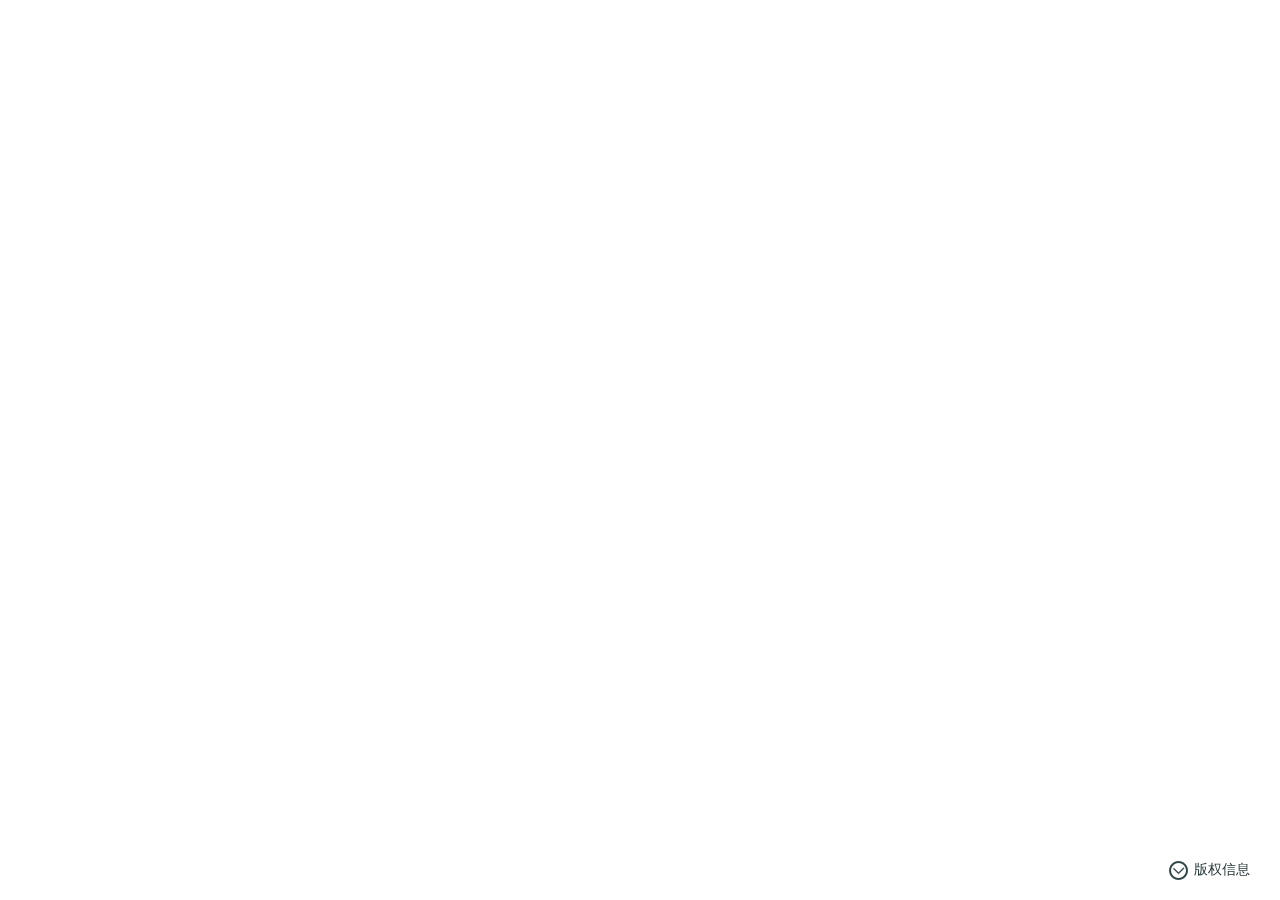
<file: ssyx.html>
<!DOCTYPE html>
<html lang="en">

<head>
    <meta charset="UTF-8">
    <link rel="shortcut icon" href="./96.ico"/>
    <title>
        声色映像
    </title>
    <meta name="applicable-device" content="PC">
    <meta name="renderer" content="webkit|ie-comp|ie-stand">
    <meta http-equiv="X-UA-Compatible" content="IE=edge,chrome=1">
    <link rel="dns-prefetch" href="https://res.nie.netease.com">
    <link rel="stylesheet" href="./lib/swiper/swiper.3.4.1.css">
    <link rel="stylesheet" href="./lib/alertbox/swiper.3.4.1.css">
    <link rel="stylesheet" type="text/css" href="css/ssyx.css">
</head>
<body>
    <!--分享信息-->
<div id="share_content">
    <h1>君可愿暂歇江湖纷扰，与在下一同摇船碧波，执伞赏荷？</h1>
    <div id="share_title" pub-name="分享文案">君可愿暂歇江湖纷扰，与在下一同摇船碧波，执伞赏荷？</div>
    <div id="share_desc" pub-name="分享文本">花与剑：一花、一剑、一世、一缘。这是在唐朝，这里有一段你的故事，在这里，有你对“红颜江湖”的一切幻想！</div>
    <img id="share_pic" data-src="./images/ssyx/share_6149fc7.jpg" pub-name="分享图片">
</div>
    <div class="wrap">
        <!--顶部导航-->
        <div id="NIE-topBar"></div>
        <div class="main bg_1">
            <!-- 花剑特色 -->
            <div class="part part_1 masky">
                <div class="content">
                    <div class="feature_text_box">
                        <div class="feature_text">
                            <img class="img_14" src="./images/ssyx/feature_text_14_ab0a879.png" alt="让我们在这里相识相知...">
                            <img class="img_13" src="./images/ssyx/feature_text_13_977a792.png" alt="提出邀约，无论天南海北、">
                            <img class="img_12" src="./images/ssyx/feature_text_12_61f7474.png" alt="诚挚向“花儿与少年郎”">
                            <img class="img_11" src="./images/ssyx/feature_text_11_e07f24f.png" alt="网易古风情缘手游“花与剑”">
                        </div>
                        <div class="feature_text">
                            <img class="img_10" src="./images/ssyx/feature_text_10_73bc17e.png" alt="携手共赴那一花·一剑·一世·一缘？">
                            <img class="img_9" src="./images/ssyx/feature_text_9_54e2598.png" alt="执伞赏荷。">
                            <img class="img_8" src="./images/ssyx/feature_text_8_36176b8.png" alt="与在下一同摇船碧波，">
                            <img class="img_7" src="./images/ssyx/feature_text_7_0f63d26.png" alt="阁下，可愿暂歇江湖纷扰？">
                            <img class="img_6" src="./images/ssyx/feature_text_6_07f35be.png" alt="轻功飞跃纵情天地间">
                            <img class="img_5" src="./images/ssyx/feature_text_5_27c6630.png" alt="三五知己荡舟湖中">
                            <img class="img_4" src="./images/ssyx/feature_text_4_941b8be.png" alt="学一曲舞，奏一段琴">
                            <img class="img_3" src="./images/ssyx/feature_text_3_9860bf9.png" alt="烟雨江南，小楼阁畔，灼灼芙蕖">
                            <img class="img_2" src="./images/ssyx/feature_text_2_1272bcc.png" alt="小生已在此等候多时">
                            <img class="img_1" src="./images/ssyx/feature_text_1_c64e57a.png" alt="嗯？你来了！">
                        </div>
                        <div class="feature_title">花与剑简介</div>
                    </div>
                    <div class="feature">
                        <div class="petal"></div>
                        <div class="ft-btn-wrap">
                            <div class="btn" data-index="1"></div>
                            <div class="btn" data-index="2"></div>
                            <div class="btn" data-index="3"></div>
                            <div class="btn" data-index="4"></div>
                            <div class="btn" data-index="5"></div>
                            <div class="btn" data-index="6"></div>
                            <div class="btn" data-index="7"></div>
                            <div class="btn" data-index="8"></div>
                            <div class="btn" data-index="9"></div>
                        </div>
                        <div class="feature_icon">
                            <div class="feature_icon_1 show"></div>
                            <div class="feature_icon_2"></div>
                            <div class="feature_icon_3"></div>
                            <div class="feature_icon_4"></div>
                            <div class="feature_icon_5"></div>
                            <div class="feature_icon_6"></div>
                            <div class="feature_icon_7"></div>
                            <div class="feature_icon_8"></div>
                        </div>
                        <div class="swiper-container" id="feature">
                            <div class="swiper-wrapper">
                                <div class="swiper-slide">
                                    <img src="./images/ssyx/0_64214cb.jpg" alt="花剑特色">
                                </div>
                                <div class="swiper-slide">
                                    <img src="./images/ssyx/1_c3ac8dd.jpg" alt="花剑特色">
                                </div>
                                <div class="swiper-slide">
                                    <img src="./images/ssyx/2_3d2a891.jpg" alt="花剑特色">
                                </div>
                                <div class="swiper-slide">
                                    <img src="./images/ssyx/3_33c2161.jpg" alt="花剑特色">
                                </div>
                                <div class="swiper-slide">
                                    <img src="./images/ssyx/4_3bf707d.jpg" alt="花剑特色">
                                </div>
                                <div class="swiper-slide">
                                    <img src="./images/ssyx/5_8733ff6.jpg" alt="花剑特色">
                                </div>
                                <div class="swiper-slide">
                                    <img src="./images/ssyx/6_bbc339b.jpg" alt="花剑特色">
                                </div>
                                <div class="swiper-slide">
                                    <img src="./images/ssyx/7_3b6b7ea.jpg" alt="花剑特色">
                                </div>
                                <div class="swiper-slide">
                                    <img src="./images/ssyx/8_1104643.jpg" alt="花剑特色">
                                </div>
                            </div>
                        </div>
                    </div>
                </div>
            </div>
            <!-- 声色映像 -->
            <div class="part part_2 masky">
                <!-- 循环动画动画 -->
                <div class="animation_loop">
                    <div class="animation_petal">
                        <div class="petal_1"></div>
                        <div class="petal_2"></div>
                        <div class="petal_3"></div>
                        <div class="petal_4"></div>
                    </div>
                    <div class="animation_bird">
                        <div class="bird_1"></div>
                        <div class="bird_2"></div>
                        <div class="bird_3"></div>
                    </div>
                </div>
                <div class="content">
                    <div class="media_nav">
                        <a href="javascript:;" title="游戏原声" class="nav_music curr"></a>
                        <a href="javascript:;" title="视频中心" class="nav_video"></a>
                        <a href="javascript:;" title="原画壁纸" class="nav_wallpaper"></a>
                    </div>
                    <div class="media_box">
                        <!-- 游戏原声 -->
                        <div class="music_main show fadeIn">
                            <h2 class="music_title">游戏原声</h2>
                            <div class="playing_control">
                                <a href="javascript:;" class="play_btn pauseState"></a>
                                <div class="music_info">
                                    <p class="music_name"></p>
                                    <div class="music_update">
                                        <div class="music_progress">
                                            <i></i>
                                        </div>
                                        <div class="time">
                                            <span id="currentTime">00:00</span>/<span id="duration">00:00</span>
                                        </div>
                                    </div>
                                    <div class="volume">
                                        <div class="volume_progress">
                                            <span></span>
                                        </div>
                                        <i class="volume_btn"></i>
                                    </div>
                                </div>
                            </div>
                            <ul class="music_list">
                            </ul>
                            <div class="changpian">
                                <div class="changpian_box">
                                    <img src="./images/ssyx/changpian_6b20b9c.png" alt="">
                                </div>
                            </div>
                            <a href="javascript:;" class="player_btn player_prev" title="上一首"><i></i></a>
                            <a href="javascript:;" class="player_btn player_next" title="下一首"><i></i></a>
                        </div>
                        <!-- 视频中心 -->
                        <div class="video_main">
                            <h2 class="video_title">视频中心</h2>
                            <div class="swiper-container video_wallpaper_swiper" id="videoSwiper">
                                <div class="swiper-wrapper">
                                    <div class="swiper-slide">
                                        <div class="swiper_top">
                                            <div class="swiper_item">
                                                <a href="javascript:;" class="swiper_pic video_item" data-mp4="https://nie.v.netease.com/nie/2019/0826/af128ee7648f6c05cf7048b5b5651234qt.mp4">
                                                    <img src="./images/ssyx/1_e216116.jpg" alt="“花与剑”手游">
                                                </a>
                                                <p>花与剑剧情视频</p>
                                            </div>
                                            <div class="swiper_item">
                                                <p>“花与剑”游戏插曲——两生戏音乐视频</p>
                                                <a href="javascript:;" class="swiper_pic video_item" data-mp4="https://nie.v.netease.com/nie/2019/0826/6908ebdc01d631ad948758f090d9e28fqt.mp4">
                                                    <img src="./images/ssyx/2_a4455ff.jpg" alt="“花与剑”手游">
                                                </a>
                                            </div>
                                        </div>
                                        <div class="swiper_bottom">
                                            <div class="swiper_item">
                                                <a href="javascript:;" class="swiper_pic video_item" data-mp4="https://nie.v.netease.com/nie/2019/0826/d86b821f7e52e6f48772b8c861e678a1qt.mp4">
                                                    <img src="./images/ssyx/3_90b6f32.jpg" alt="“花与剑”手游">
                                                </a>
                                            </div>
                                        </div>
                                    </div>
                                </div>
                            </div>
                            <div class="swiper-pagination"></div>
                        </div>
                        <!-- 原画壁纸 -->
                        <div class="wallpaper_main">
                            <h2 class="wallpaper_title">原画壁纸</h2>
                            <div class="swiper-container video_wallpaper_swiper" id="wallpaperSwiper">
                                <div class="swiper-wrapper">
                                    <div class="swiper-slide">
                                        <div class="swiper_top">
                                            <div class="swiper_item">
                                                <a href="https://hyj.res.netease.com/pc/gw/20190806153822/img/feature/wallpaper/1_466e57a.png" class="swiper_pic" data-lightbox="image" data-title="花与剑">
                                                    <img class="swiper-lazy" data-src="./images/ssyx/1_6c23365.jpg" alt="花与剑">
                                                    <div class="swiper-lazy-preloader"></div>
                                                </a>
                                                <p>花与剑</p>
                                            </div>
                                            <div class="swiper_item">
                                                <p>剑咚</p>
                                                <a href="https://hyj.res.netease.com/pc/gw/20190806153822/img/feature/wallpaper/2_3ddde85.png" class="swiper_pic" data-lightbox="image" data-title="剑咚">
                                                    <img class="swiper-lazy" data-src="./images/ssyx/2_c935211.jpg" alt="剑咚">
                                                    <div class="swiper-lazy-preloader"></div>
                                                </a>
                                            </div>
                                        </div>
                                        <div class="swiper_bottom">
                                            <div class="swiper_item">
                                                <a href="https://hyj.res.netease.com/pc/gw/20190806153822/img/feature/wallpaper/3_6a7d637.png" class="swiper_pic" data-lightbox="image" data-title="净怀和老僧对峙">
                                                    <img class="swiper-lazy" data-src="./images/ssyx/3_ebb8d1a.jpg" alt="净怀和老僧对峙">
                                                    <div class="swiper-lazy-preloader"></div>
                                                </a>
                                            </div>
                                            <div class="swiper_item">
                                                <a href="https://hyj.res.netease.com/pc/gw/20190806153822/img/feature/wallpaper/4_485cb8d.png" class="swiper_pic" data-lightbox="image" data-title="李清荷临终说话">
                                                    <img class="swiper-lazy" data-src="./images/ssyx/4_919ca1a.jpg" alt="李清荷临终说话">
                                                    <div class="swiper-lazy-preloader"></div>
                                                </a>
                                            </div>
                                            <div class="swiper_item">
                                                <a href="https://hyj.res.netease.com/pc/gw/20190806153822/img/feature/wallpaper/5_b447923.png" class="swiper_pic" data-lightbox="image" data-title="李守乾激斗秦书侠后">
                                                    <img class="swiper-lazy" data-src="./images/ssyx/5_673124a.jpg" alt="李守乾激斗秦书侠后">
                                                    <div class="swiper-lazy-preloader"></div>
                                                </a>
                                            </div>
                                        </div>
                                    </div>
                                    <div class="swiper-slide">
                                        <div class="swiper_top">
                                            <div class="swiper_item">
                                                <a href="https://hyj.res.netease.com/pc/gw/20190806153822/img/feature/wallpaper/6_7945c8e.png" class="swiper_pic" data-lightbox="image" data-title="李守乾醉后往事">
                                                    <img class="swiper-lazy" data-src="./images/ssyx/6_3c06867.jpg" alt="李守乾醉后往事">
                                                    <div class="swiper-lazy-preloader"></div>
                                                </a>
                                                <p>李守乾醉后往事</p>
                                            </div>
                                            <div class="swiper_item">
                                                <p>疗伤(花瓣）</p>
                                                <a href="https://hyj.res.netease.com/pc/gw/20190806153822/img/feature/wallpaper/7_3062984.png" class="swiper_pic" data-lightbox="image" data-title="疗伤(花瓣）">
                                                    <img class="swiper-lazy" data-src="./images/ssyx/7_b3443e6.jpg" alt="疗伤(花瓣）">
                                                    <div class="swiper-lazy-preloader"></div>
                                                </a>
                                            </div>
                                        </div>
                                        <div class="swiper_bottom">
                                            <div class="swiper_item">
                                                <a href="https://hyj.res.netease.com/pc/gw/20190806153822/img/feature/wallpaper/8_90fb72a.png" class="swiper_pic" data-lightbox="image" data-title="柳坠儿夜守草棚外">
                                                    <img class="swiper-lazy" data-src="./images/ssyx/8_9d5364a.jpg" alt="柳坠儿夜守草棚外">
                                                    <div class="swiper-lazy-preloader"></div>
                                                </a>
                                            </div>
                                            <div class="swiper_item">
                                                <a href="https://hyj.res.netease.com/pc/gw/20190806153822/img/feature/wallpaper/9_876a890.png" class="swiper_pic" data-lightbox="image" data-title="五河镇洪水">
                                                    <img class="swiper-lazy" data-src="./images/ssyx/9_dfce3f6.jpg" alt="五河镇洪水">
                                                    <div class="swiper-lazy-preloader"></div>
                                                </a>
                                            </div>
                                            <div class="swiper_item">
                                                <a href="https://hyj.res.netease.com/pc/gw/20190806153822/img/feature/wallpaper/10_244eb19.png" class="swiper_pic" data-lightbox="image" data-title="谢凌月哭泣表白">
                                                    <img class="swiper-lazy" data-src="./images/ssyx/10_e48f4b9.jpg" alt="谢凌月哭泣表白">
                                                    <div class="swiper-lazy-preloader"></div>
                                                </a>
                                            </div>
                                        </div>
                                    </div>
                                    <div class="swiper-slide">
                                        <div class="swiper_top">
                                            <div class="swiper_item">
                                                <a href="https://hyj.res.netease.com/pc/gw/20190806153822/img/feature/wallpaper/11_76f86f4.png" class="swiper_pic" data-lightbox="image" data-title="谢凌月和李慕凡">
                                                    <img class="swiper-lazy" data-src="./images/ssyx/11_2bff140.jpg" alt="谢凌月和李慕凡">
                                                    <div class="swiper-lazy-preloader"></div>
                                                </a>
                                                <p>谢凌月和李慕凡</p>
                                            </div>
                                        </div>
                                    </div>
                                </div>
                            </div>
                            <div class="swiper-pagination"></div>
                        </div>
                    </div>
                </div>
            </div>
            <!-- 五大门派 -->
            <div class="part part_3 masky">
                <div class="content">
                    <h2>五大门派</h2>
                    <div class="sects_nav">
                        <span class="sects_1" data-part="4"><i>蝶花</i></span>
                        <span class="sects_2" data-part="5"><i>少林</i></span>
                        <span class="sects_3" data-part="6"><i>蜀山</i></span>
                        <span class="sects_4" data-part="7"><i>玄冰</i></span>
                        <span class="sects_5" data-part="8"><i>影月</i></span>
                    </div>
                    <div class="zhiye">
                        <div class="zhiyeAni"></div>
                    </div>
                </div>
            </div>
            <!-- 蝶花 -->
            <div class="part part_sects part_4 masky">
                <div class="content">
                    <div class="sects_nav">
                        <span class="curr" data-part="4">蝶</span>
                        <span data-part="5">少</span>
                        <span data-part="6">蜀</span>
                        <span data-part="7">玄</span>
                        <span data-part="8">影</span>
                    </div>
                    <div class="sects_title">蝶花</div>
                    <div class="sects_position">
                        <span>辅助治疗</span>
                        <span>远程、毒素</span>
                        <h3>职业定位</h3>
                    </div>
                    <div class="sects_video" data-mp4="https://nie.v.netease.com/nie/2019/1111/dbc0b7ca5411d02e5e552f2db168982eqt.mp4">
                        <div class="sects_video_img">
                            <img src="./images/ssyx/sects_video_img_die_a159856.jpg" alt="蝶花">
                        </div>
                    </div>
                    <div class="sects_text">
                        <p>就让山间娇艳的花朵，绽开深藏的红颜。</p>
                        <p>于红尘之中烟视媚行。朝露昙花，咫尺天涯，</p>
                        <p>如花飘零，似蝶翩跹，蝶花弟子携清风百花而来，</p>
                        <p>空灵的清泉水，灿若盈盈眉眼。</p>
                        <p>幽深的蝶花谷，如同微微笑靥。</p>
                    </div>
                </div>
            </div>
            <!-- 少林 -->
            <div class="part part_sects part_5 masky">
                <div class="content">
                    <div class="sects_nav">
                        <span data-part="4">蝶</span>
                        <span class="curr" data-part="5">少</span>
                        <span data-part="6">蜀</span>
                        <span data-part="7">玄</span>
                        <span data-part="8">影</span>
                    </div>
                    <div class="sects_title">少林</div>
                    <div class="sects_position">
                        <span>肉盾嘲讽</span>
                        <span>近战、外功</span>
                        <h3>职业定位</h3>
                    </div>
                    <div class="sects_video" data-mp4="https://nie.v.netease.com/nie/2019/1111/f806efbfb8ee53002fc53e79343daba0qt.mp4">
                        <div class="sects_video_img">
                            <img src="./images/ssyx/sects_video_img_sh_f70ea43.jpg" alt="少林">
                        </div>
                    </div>
                    <div class="sects_text">
                        <span>坦克、MT</span>
                        <h3>职业定位</h3>
                        <p>地狱不空，誓不成佛。纵使地狱无门，也要孤身而行。</p>
                        <p>少林弟子怜悯天地悲苦，毅然入世以己之力普度众生。</p>
                        <p>净地不再是净地，何处才有安宁人间？</p>
                        <p>尘世的战火硝烟，沾染了佛堂青灯黄卷。</p>
                    </div>
                </div>
            </div>
            <!-- 蜀山 -->
            <div class="part part_sects part_6 masky">
                <div class="content">
                    <div class="sects_nav">
                        <span data-part="4">蝶</span>
                        <span data-part="5">少</span>
                        <span class="curr" data-part="6">蜀</span>
                        <span data-part="7">玄</span>
                        <span data-part="8">影</span>
                    </div>
                    <div class="sects_title">蜀山</div>
                    <div class="sects_position">
                        <span>群体输出</span>
                        <span>近战、外功</span>
                        <h3>职业定位</h3>
                    </div>
                    <div class="sects_video" data-mp4="https://nie.v.netease.com/nie/2019/1111/6a287981861934a9c586f19b209695aeqt.mp4">
                        <div class="sects_video_img">
                            <img src="./images/ssyx/sects_video_img_shu_d5f8d87.jpg" alt="蜀山">
                        </div>
                    </div>
                    <div class="sects_text">
                        <p>仗剑携酒踏歌行，唯留正道天地间。</p>
                        <p>凝侠情作墨，以英魂绘成除魔卫道的漫天画卷。</p>
                        <p>孤傲绝世的蜀山剑侠，御仙剑为笔，</p>
                        <p>穿云执剑随风起，扶摇直上青云巅。</p>
                    </div>
                </div>
            </div>
            <!-- 玄冰 -->
            <div class="part part_sects part_7 masky">
                <div class="content">
                    <div class="sects_nav">
                        <span data-part="4">蝶</span>
                        <span data-part="5">少</span>
                        <span data-part="6">蜀</span>
                        <span class="curr" data-part="7">玄</span>
                        <span data-part="8">影</span>
                    </div>
                    <div class="sects_title">玄冰</div>
                    <div class="sects_position">
                        <span>群体输出</span>
                        <span>远程、冰系</span>
                        <h3>职业定位</h3>
                    </div>
                    <div class="sects_video" data-mp4="https://nie.v.netease.com/nie/2019/1111/a8c6fe39e5c58d877a9568b22c4d35e9qt.mp4">
                        <div class="sects_video_img">
                            <img src="./images/ssyx/sects_video_img_xuan_a2dd779.jpg" alt="玄冰">
                        </div>
                    </div>
                    <div class="sects_text">
                        <p>唯有我的背影，于天地之间傲然而行。</p>
                        <p>持一丈寒冰孤身向前，披满身霜雪丈量世间。</p>
                        <p>纵使我在此停下脚步，与生俱来的荣耀依然在我心中。</p>
                        <p>飞雪飘零，像曾高高在上又坠落云端的命运。</p>
                        <p>寒风潇潇，是匍匐于威压的肃杀气息。</p>
                    </div>
                </div>
            </div>
            <!-- 影月 -->
            <div class="part part_sects part_8 masky">
                <div class="content">
                    <div class="sects_nav">
                        <span data-part="4">蝶</span>
                        <span data-part="5">少</span>
                        <span data-part="6">蜀</span>
                        <span data-part="7">玄</span>
                        <span class="curr" data-part="8">影</span>
                    </div>
                    <div class="sects_title">影月</div>
                    <div class="sects_position">
                        <span>单体输出</span>
                        <span>远程、外功</span>
                        <h3>职业定位</h3>
                    </div>
                    <div class="sects_video" data-mp4="https://nie.v.netease.com/nie/2019/1111/8342ff6050dd98c6a8dfab21f86d0da9qt.mp4">
                        <div class="sects_video_img">
                            <img src="./images/ssyx/sects_video_img_ying_8d75dbb.jpg" alt="影月">
                        </div>
                    </div>
                    <div class="sects_text">
                        <p>用手中的白羽弯弓，箭指无尽的苍穹。</p>
                        <p>凝镜花水月成弓，化流光飞电为箭。</p>
                        <p>古神的高贵与从容，行走红尘目空一切。</p>

                    </div>
                </div>
            </div>
            <!-- 导航 -->
            <div class="nav_box">
                <div class="nav nav_index">
                    <a href="index.html" title="首页"></a>
                    <i></i>
                </div>
                <div class="nav nav_media">
                    <a href="javascript:;" title="声色映像" data-page="1"></a>
                    <i></i>
                </div>
                <div class="nav nav_feature">
                    <a href="javascript:;" title="花剑特色" class="curr" data-page="0"></a>
                    <i></i>
                </div>
                <div class="nav nav_sects">
                    <a href="javascript:;" title="五大门派" data-page="2"></a>
                    <i></i>
                </div>
            </div>
            <!-- 右上控件 -->
            <div class="top_right">
                <div class="bgm">
                    <span class="bgm_btn">
                        <i class="i1"></i>
                        <i class="i2"></i>
                        <i class="i3"></i>
                        <i class="i4"></i>
                        <i class="i5"></i>
                        <i class="i6"></i>
                    </span>
                </div>
                <div class="share_box">
                    <a href="javascript:;" title="分享" class="share_btn"></a>
                    <div class="share_mian">
                        <div id="share"></div>
                    </div>
                </div>
                <a href="//hyj.163.com/news/index.html" title="见闻" class="news_btn" target="_blank"></a>
            </div>
            <!-- logo -->
            <a href="//hyj.163.com/index.html" target="_blank" title="花与剑" class="logo"></a>
            <!-- 滚轮提示 -->
            <div class="mousewheel_tips">
                <i></i>
                <p>滚动浏览</p>
            </div>
        </div>
        <!-- 底部版权 -->
        <div class="footer">
            <a href="javascript:;" class="footer_btn" title="版权信息">版权信息</a>
            <div id="NIE-copyRight"></div>
        </div>

        <audio src="" id="JaudioSects"></audio>
        <audio src="" id="audio"></audio>
        <audio src="https://hyj.res.netease.com/pc/fab/20190620114348/data/bgm.mp3" id="bgm" loop autoplay></audio>

        <div class="mask" id="videoPop">
            <div class="pop_video">
                <a href="javascript:;" class="close" title="关闭"></a>
                <div id="videoPopBox"></div>
            </div>
        </div>
    </div>
    <script src="lib/jquery/jquery(mixnie).1.11.js"></script>
    <script src="lib/swiper/swiper.3.4.1.js"></script>
    <script src="lib/lightbox/lightbox2.js"></script>
    <script src="lib/mousewheel/jquery.mousewheel_fdf242a.js"></script>
    <script src="lib/echarts/echarts_48029cd.js"></script>
    <script src="lib/feature/feature_d73513d.js"></script>
</body>
</html>
</file>
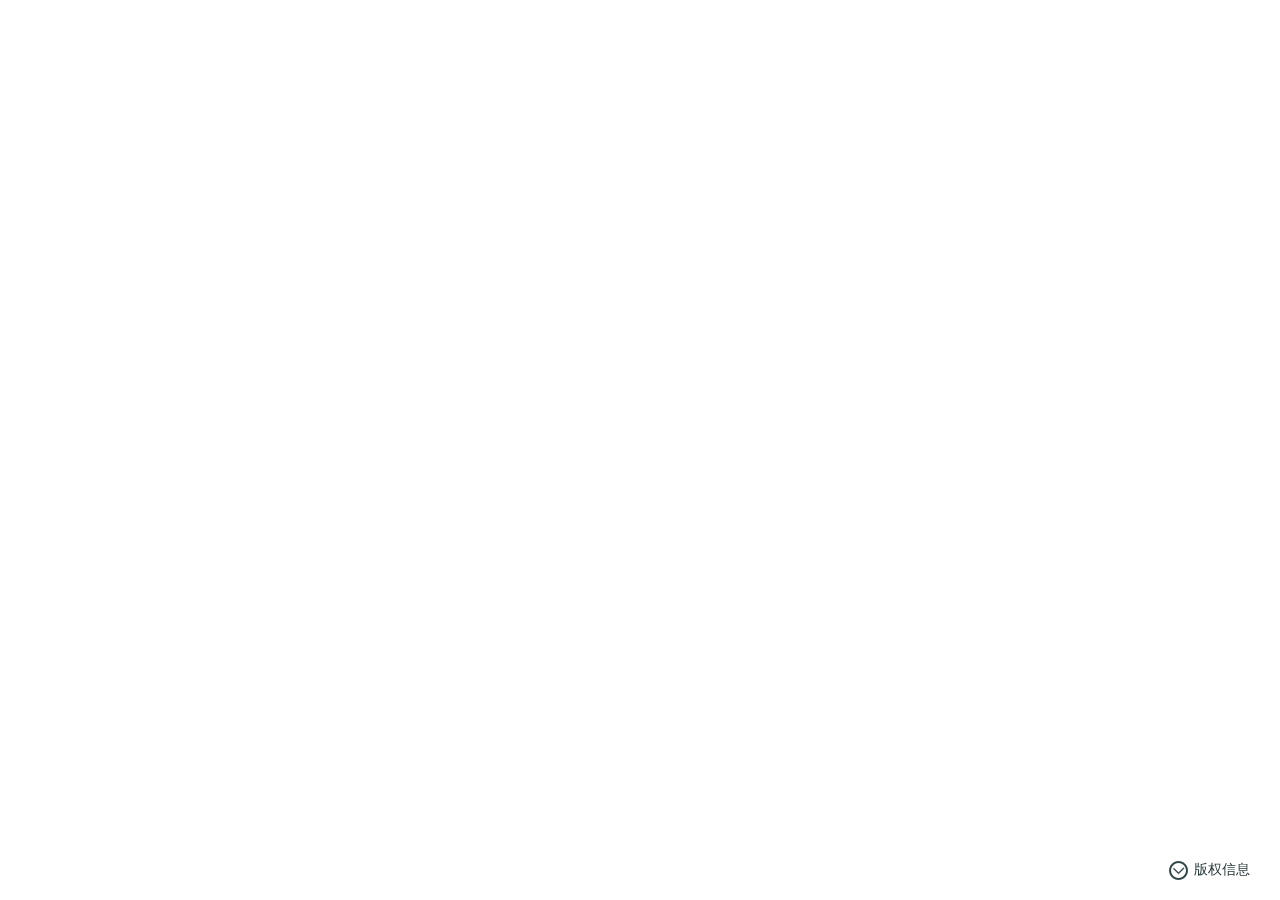
<file: wdmp.html>
<!DOCTYPE html>
<html lang="en">
<head>
    <meta charset="UTF-8">
    <link rel="shortcut icon" href="./96.ico"/>
    <title>
        五大门派
    </title>
    <link rel="dns-prefetch" href="https://res.nie.netease.com">
    <link rel="stylesheet" href="./lib/swiper/swiper.3.4.1.css">
    <link rel="stylesheet" href="./lib/alertbox/swiper.3.4.1.css">
    <link rel="stylesheet" type="text/css" href="css/ssyx.css">
</head>
<body>
    <!--分享信息-->
<div id="share_content">
    <h1>君可愿暂歇江湖纷扰，与在下一同摇船碧波，执伞赏荷？</h1>
    <div id="share_title" pub-name="分享文案">君可愿暂歇江湖纷扰，与在下一同摇船碧波，执伞赏荷？</div>
    <div id="share_desc" pub-name="分享文本">花与剑：一花、一剑、一世、一缘。这是在唐朝，这里有一段你的故事，在这里，有你对“红颜江湖”的一切幻想！</div>
    <img id="share_pic" data-src="./images/ssyx/share_6149fc7.jpg" pub-name="分享图片">
</div>
    <div class="wrap">
        <!--顶部导航-->
        <div id="NIE-topBar"></div>
        <div class="main bg_1">
            <!-- 花剑特色 -->
            <div class="part part_1 masky">
                <div class="content">
                    <div class="feature_text_box">
                        <div class="feature_text">
                            <img class="img_14" src="./images/ssyx/feature_text_14_ab0a879.png" alt="让我们在这里相识相知...">
                            <img class="img_13" src="./images/ssyx/feature_text_13_977a792.png" alt="提出邀约，无论天南海北、">
                            <img class="img_12" src="./images/ssyx/feature_text_12_61f7474.png" alt="诚挚向“花儿与少年郎”">
                            <img class="img_11" src="./images/ssyx/feature_text_11_e07f24f.png" alt="网易古风情缘手游“花与剑”">
                        </div>
                        <div class="feature_text">
                            <img class="img_10" src="./images/ssyx/feature_text_10_73bc17e.png" alt="携手共赴那一花·一剑·一世·一缘？">
                            <img class="img_9" src="./images/ssyx/feature_text_9_54e2598.png" alt="执伞赏荷。">
                            <img class="img_8" src="./images/ssyx/feature_text_8_36176b8.png" alt="与在下一同摇船碧波，">
                            <img class="img_7" src="./images/ssyx/feature_text_7_0f63d26.png" alt="阁下，可愿暂歇江湖纷扰？">
                            <img class="img_6" src="./images/ssyx/feature_text_6_07f35be.png" alt="轻功飞跃纵情天地间">
                            <img class="img_5" src="./images/ssyx/feature_text_5_27c6630.png" alt="三五知己荡舟湖中">
                            <img class="img_4" src="./images/ssyx/feature_text_4_941b8be.png" alt="学一曲舞，奏一段琴">
                            <img class="img_3" src="./images/ssyx/feature_text_3_9860bf9.png" alt="烟雨江南，小楼阁畔，灼灼芙蕖">
                            <img class="img_2" src="./images/ssyx/feature_text_2_1272bcc.png" alt="小生已在此等候多时">
                            <img class="img_1" src="./images/ssyx/feature_text_1_c64e57a.png" alt="嗯？你来了！">
                        </div>
                        <div class="feature_title">花与剑简介</div>
                    </div>
                    <div class="feature">
                        <div class="petal"></div>
                        <div class="ft-btn-wrap">
                            <div class="btn" data-index="1"></div>
                            <div class="btn" data-index="2"></div>
                            <div class="btn" data-index="3"></div>
                            <div class="btn" data-index="4"></div>
                            <div class="btn" data-index="5"></div>
                            <div class="btn" data-index="6"></div>
                            <div class="btn" data-index="7"></div>
                            <div class="btn" data-index="8"></div>
                            <div class="btn" data-index="9"></div>
                        </div>
                        <div class="feature_icon">
                            <div class="feature_icon_1 show"></div>
                            <div class="feature_icon_2"></div>
                            <div class="feature_icon_3"></div>
                            <div class="feature_icon_4"></div>
                            <div class="feature_icon_5"></div>
                            <div class="feature_icon_6"></div>
                            <div class="feature_icon_7"></div>
                            <div class="feature_icon_8"></div>
                        </div>
                        <div class="swiper-container" id="feature">
                            <div class="swiper-wrapper">
                                <div class="swiper-slide">
                                    <img src="./images/ssyx/0_64214cb.jpg" alt="花剑特色">
                                </div>
                                <div class="swiper-slide">
                                    <img src="./images/ssyx/1_c3ac8dd.jpg" alt="花剑特色">
                                </div>
                                <div class="swiper-slide">
                                    <img src="./images/ssyx/2_3d2a891.jpg" alt="花剑特色">
                                </div>
                                <div class="swiper-slide">
                                    <img src="./images/ssyx/3_33c2161.jpg" alt="花剑特色">
                                </div>
                                <div class="swiper-slide">
                                    <img src="./images/ssyx/4_3bf707d.jpg" alt="花剑特色">
                                </div>
                                <div class="swiper-slide">
                                    <img src="./images/ssyx/5_8733ff6.jpg" alt="花剑特色">
                                </div>
                                <div class="swiper-slide">
                                    <img src="./images/ssyx/6_bbc339b.jpg" alt="花剑特色">
                                </div>
                                <div class="swiper-slide">
                                    <img src="./images/ssyx/7_3b6b7ea.jpg" alt="花剑特色">
                                </div>
                                <div class="swiper-slide">
                                    <img src="./images/ssyx/8_1104643.jpg" alt="花剑特色">
                                </div>
                            </div>
                        </div>
                    </div>
                </div>
            </div>
            <!-- 声色映像 -->
            <div class="part part_2 masky">
                <!-- 循环动画动画 -->
                <div class="animation_loop">
                    <div class="animation_petal">
                        <div class="petal_1"></div>
                        <div class="petal_2"></div>
                        <div class="petal_3"></div>
                        <div class="petal_4"></div>
                    </div>
                    <div class="animation_bird">
                        <div class="bird_1"></div>
                        <div class="bird_2"></div>
                        <div class="bird_3"></div>
                    </div>
                </div>
                <div class="content">
                    <div class="media_nav">
                        <a href="javascript:;" title="游戏原声" class="nav_music curr"></a>
                        <a href="javascript:;" title="视频中心" class="nav_video"></a>
                        <a href="javascript:;" title="原画壁纸" class="nav_wallpaper"></a>
                    </div>
                    <div class="media_box">
                        <!-- 游戏原声 -->
                        <div class="music_main show fadeIn">
                            <h2 class="music_title">游戏原声</h2>
                            <div class="playing_control">
                                <a href="javascript:;" class="play_btn pauseState"></a>
                                <div class="music_info">
                                    <p class="music_name"></p>
                                    <div class="music_update">
                                        <div class="music_progress">
                                            <i></i>
                                        </div>
                                        <div class="time">
                                            <span id="currentTime">00:00</span>/<span id="duration">00:00</span>
                                        </div>
                                    </div>
                                    <div class="volume">
                                        <div class="volume_progress">
                                            <span></span>
                                        </div>
                                        <i class="volume_btn"></i>
                                    </div>
                                </div>
                            </div>
                            <ul class="music_list">
                            </ul>
                            <div class="changpian">
                                <div class="changpian_box">
                                    <img src="./images/ssyx/changpian_6b20b9c.png" alt="">
                                </div>
                            </div>
                            <a href="javascript:;" class="player_btn player_prev" title="上一首"><i></i></a>
                            <a href="javascript:;" class="player_btn player_next" title="下一首"><i></i></a>
                        </div>
                        <!-- 视频中心 -->
                        <div class="video_main">
                            <h2 class="video_title">视频中心</h2>
                            <div class="swiper-container video_wallpaper_swiper" id="videoSwiper">
                                <div class="swiper-wrapper">
                                    <div class="swiper-slide">
                                        <div class="swiper_top">
                                            <div class="swiper_item">
                                                <a href="javascript:;" class="swiper_pic video_item" data-mp4="https://nie.v.netease.com/nie/2019/0826/af128ee7648f6c05cf7048b5b5651234qt.mp4">
                                                    <img src="./images/ssyx/1_e216116.jpg" alt="“花与剑”手游">
                                                </a>
                                                <p>花与剑剧情视频</p>
                                            </div>
                                            <div class="swiper_item">
                                                <p>“花与剑”游戏插曲——两生戏音乐视频</p>
                                                <a href="javascript:;" class="swiper_pic video_item" data-mp4="https://nie.v.netease.com/nie/2019/0826/6908ebdc01d631ad948758f090d9e28fqt.mp4">
                                                    <img src="./images/ssyx/2_a4455ff.jpg" alt="“花与剑”手游">
                                                </a>
                                            </div>
                                        </div>
                                        <div class="swiper_bottom">
                                            <div class="swiper_item">
                                                <a href="javascript:;" class="swiper_pic video_item" data-mp4="https://nie.v.netease.com/nie/2019/0826/d86b821f7e52e6f48772b8c861e678a1qt.mp4">
                                                    <img src="./images/ssyx/3_90b6f32.jpg" alt="“花与剑”手游">
                                                </a>
                                            </div>
                                        </div>
                                    </div>
                                </div>
                            </div>
                            <div class="swiper-pagination"></div>
                        </div>
                        <!-- 原画壁纸 -->
                        <div class="wallpaper_main">
                            <h2 class="wallpaper_title">原画壁纸</h2>
                            <div class="swiper-container video_wallpaper_swiper" id="wallpaperSwiper">
                                <div class="swiper-wrapper">
                                    <div class="swiper-slide">
                                        <div class="swiper_top">
                                            <div class="swiper_item">
                                                <a href="https://hyj.res.netease.com/pc/gw/20190806153822/img/feature/wallpaper/1_466e57a.png" class="swiper_pic" data-lightbox="image" data-title="花与剑">
                                                    <img class="swiper-lazy" data-src="./images/ssyx/1_6c23365.jpg" alt="花与剑">
                                                    <div class="swiper-lazy-preloader"></div>
                                                </a>
                                                <p>花与剑</p>
                                            </div>
                                            <div class="swiper_item">
                                                <p>剑咚</p>
                                                <a href="https://hyj.res.netease.com/pc/gw/20190806153822/img/feature/wallpaper/2_3ddde85.png" class="swiper_pic" data-lightbox="image" data-title="剑咚">
                                                    <img class="swiper-lazy" data-src="./images/ssyx/2_c935211.jpg" alt="剑咚">
                                                    <div class="swiper-lazy-preloader"></div>
                                                </a>
                                            </div>
                                        </div>
                                        <div class="swiper_bottom">
                                            <div class="swiper_item">
                                                <a href="https://hyj.res.netease.com/pc/gw/20190806153822/img/feature/wallpaper/3_6a7d637.png" class="swiper_pic" data-lightbox="image" data-title="净怀和老僧对峙">
                                                    <img class="swiper-lazy" data-src="./images/ssyx/3_ebb8d1a.jpg" alt="净怀和老僧对峙">
                                                    <div class="swiper-lazy-preloader"></div>
                                                </a>
                                            </div>
                                            <div class="swiper_item">
                                                <a href="https://hyj.res.netease.com/pc/gw/20190806153822/img/feature/wallpaper/4_485cb8d.png" class="swiper_pic" data-lightbox="image" data-title="李清荷临终说话">
                                                    <img class="swiper-lazy" data-src="./images/ssyx/4_919ca1a.jpg" alt="李清荷临终说话">
                                                    <div class="swiper-lazy-preloader"></div>
                                                </a>
                                            </div>
                                            <div class="swiper_item">
                                                <a href="https://hyj.res.netease.com/pc/gw/20190806153822/img/feature/wallpaper/5_b447923.png" class="swiper_pic" data-lightbox="image" data-title="李守乾激斗秦书侠后">
                                                    <img class="swiper-lazy" data-src="./images/ssyx/5_673124a.jpg" alt="李守乾激斗秦书侠后">
                                                    <div class="swiper-lazy-preloader"></div>
                                                </a>
                                            </div>
                                        </div>
                                    </div>
                                    <div class="swiper-slide">
                                        <div class="swiper_top">
                                            <div class="swiper_item">
                                                <a href="https://hyj.res.netease.com/pc/gw/20190806153822/img/feature/wallpaper/6_7945c8e.png" class="swiper_pic" data-lightbox="image" data-title="李守乾醉后往事">
                                                    <img class="swiper-lazy" data-src="./images/ssyx/6_3c06867.jpg" alt="李守乾醉后往事">
                                                    <div class="swiper-lazy-preloader"></div>
                                                </a>
                                                <p>李守乾醉后往事</p>
                                            </div>
                                            <div class="swiper_item">
                                                <p>疗伤(花瓣）</p>
                                                <a href="https://hyj.res.netease.com/pc/gw/20190806153822/img/feature/wallpaper/7_3062984.png" class="swiper_pic" data-lightbox="image" data-title="疗伤(花瓣）">
                                                    <img class="swiper-lazy" data-src="./images/ssyx/7_b3443e6.jpg" alt="疗伤(花瓣）">
                                                    <div class="swiper-lazy-preloader"></div>
                                                </a>
                                            </div>
                                        </div>
                                        <div class="swiper_bottom">
                                            <div class="swiper_item">
                                                <a href="https://hyj.res.netease.com/pc/gw/20190806153822/img/feature/wallpaper/8_90fb72a.png" class="swiper_pic" data-lightbox="image" data-title="柳坠儿夜守草棚外">
                                                    <img class="swiper-lazy" data-src="./images/ssyx/8_9d5364a.jpg" alt="柳坠儿夜守草棚外">
                                                    <div class="swiper-lazy-preloader"></div>
                                                </a>
                                            </div>
                                            <div class="swiper_item">
                                                <a href="https://hyj.res.netease.com/pc/gw/20190806153822/img/feature/wallpaper/9_876a890.png" class="swiper_pic" data-lightbox="image" data-title="五河镇洪水">
                                                    <img class="swiper-lazy" data-src="./images/ssyx/9_dfce3f6.jpg" alt="五河镇洪水">
                                                    <div class="swiper-lazy-preloader"></div>
                                                </a>
                                            </div>
                                            <div class="swiper_item">
                                                <a href="https://hyj.res.netease.com/pc/gw/20190806153822/img/feature/wallpaper/10_244eb19.png" class="swiper_pic" data-lightbox="image" data-title="谢凌月哭泣表白">
                                                    <img class="swiper-lazy" data-src="./images/ssyx/10_e48f4b9.jpg" alt="谢凌月哭泣表白">
                                                    <div class="swiper-lazy-preloader"></div>
                                                </a>
                                            </div>
                                        </div>
                                    </div>
                                    <div class="swiper-slide">
                                        <div class="swiper_top">
                                            <div class="swiper_item">
                                                <a href="https://hyj.res.netease.com/pc/gw/20190806153822/img/feature/wallpaper/11_76f86f4.png" class="swiper_pic" data-lightbox="image" data-title="谢凌月和李慕凡">
                                                    <img class="swiper-lazy" data-src="./images/ssyx/11_2bff140.jpg" alt="谢凌月和李慕凡">
                                                    <div class="swiper-lazy-preloader"></div>
                                                </a>
                                                <p>谢凌月和李慕凡</p>
                                            </div>
                                        </div>
                                    </div>
                                </div>
                            </div>
                            <div class="swiper-pagination"></div>
                        </div>
                    </div>
                </div>
            </div>
            <!-- 五大门派 -->
            <div class="part part_3 masky">
                <div class="content">
                    <h2>五大门派</h2>
                    <div class="sects_nav">
                        <span class="sects_1" data-part="4"><i>蝶花</i></span>
                        <span class="sects_2" data-part="5"><i>少林</i></span>
                        <span class="sects_3" data-part="6"><i>蜀山</i></span>
                        <span class="sects_4" data-part="7"><i>玄冰</i></span>
                        <span class="sects_5" data-part="8"><i>影月</i></span>
                    </div>
                    <div class="zhiye">
                        <div class="zhiyeAni"></div>
                    </div>
                </div>
            </div>
            <!-- 蝶花 -->
            <div class="part part_sects part_4 masky">
                <div class="content">
                    <div class="sects_nav">
                        <span class="curr" data-part="4">蝶</span>
                        <span data-part="5">少</span>
                        <span data-part="6">蜀</span>
                        <span data-part="7">玄</span>
                        <span data-part="8">影</span>
                    </div>
                    <div class="sects_title">蝶花</div>
                    <div class="sects_position">
                        <span>辅助治疗</span>
                        <span>远程、毒素</span>
                        <h3>职业定位</h3>
                    </div>
                    <div class="sects_video" data-mp4="https://nie.v.netease.com/nie/2019/1111/dbc0b7ca5411d02e5e552f2db168982eqt.mp4">
                        <div class="sects_video_img">
                            <img src="./images/ssyx/sects_video_img_die_a159856.jpg" alt="蝶花">
                        </div>
                    </div>
                    <div class="sects_text">
                        <p>就让山间娇艳的花朵，绽开深藏的红颜。</p>
                        <p>于红尘之中烟视媚行。朝露昙花，咫尺天涯，</p>
                        <p>如花飘零，似蝶翩跹，蝶花弟子携清风百花而来，</p>
                        <p>空灵的清泉水，灿若盈盈眉眼。</p>
                        <p>幽深的蝶花谷，如同微微笑靥。</p>
                    </div>
                </div>
            </div>
            <!-- 少林 -->
            <div class="part part_sects part_5 masky">
                <div class="content">
                    <div class="sects_nav">
                        <span data-part="4">蝶</span>
                        <span class="curr" data-part="5">少</span>
                        <span data-part="6">蜀</span>
                        <span data-part="7">玄</span>
                        <span data-part="8">影</span>
                    </div>
                    <div class="sects_title">少林</div>
                    <div class="sects_position">
                        <span>肉盾嘲讽</span>
                        <span>近战、外功</span>
                        <h3>职业定位</h3>
                    </div>
                    <div class="sects_video" data-mp4="https://nie.v.netease.com/nie/2019/1111/f806efbfb8ee53002fc53e79343daba0qt.mp4">
                        <div class="sects_video_img">
                            <img src="./images/ssyx/sects_video_img_sh_f70ea43.jpg" alt="少林">
                        </div>
                    </div>
                    <div class="sects_text">
                        <span>坦克、MT</span>
                        <h3>职业定位</h3>
                        <p>地狱不空，誓不成佛。纵使地狱无门，也要孤身而行。</p>
                        <p>少林弟子怜悯天地悲苦，毅然入世以己之力普度众生。</p>
                        <p>净地不再是净地，何处才有安宁人间？</p>
                        <p>尘世的战火硝烟，沾染了佛堂青灯黄卷。</p>
                    </div>
                </div>
            </div>

            <!-- 蜀山 -->
            <div class="part part_sects part_6 masky">
                <div class="content">
                    <div class="sects_nav">
                        <span data-part="4">蝶</span>
                        <span data-part="5">少</span>
                        <span class="curr" data-part="6">蜀</span>
                        <span data-part="7">玄</span>
                        <span data-part="8">影</span>
                    </div>
                    <div class="sects_title">蜀山</div>
                    <div class="sects_position">
                        <span>群体输出</span>
                        <span>近战、外功</span>
                        <h3>职业定位</h3>
                    </div>
                    <div class="sects_video" data-mp4="https://nie.v.netease.com/nie/2019/1111/6a287981861934a9c586f19b209695aeqt.mp4">
                        <div class="sects_video_img">
                            <img src="./images/ssyx/sects_video_img_shu_d5f8d87.jpg" alt="蜀山">
                        </div>
                    </div>
                    <div class="sects_text">
                        <p>仗剑携酒踏歌行，唯留正道天地间。</p>
                        <p>凝侠情作墨，以英魂绘成除魔卫道的漫天画卷。</p>
                        <p>孤傲绝世的蜀山剑侠，御仙剑为笔，</p>
                        <p>穿云执剑随风起，扶摇直上青云巅。</p>
                    </div>
                </div>
            </div>
            <!-- 玄冰 -->
            <div class="part part_sects part_7 masky">
                <div class="content">
                    <div class="sects_nav">
                        <span data-part="4">蝶</span>
                        <span data-part="5">少</span>
                        <span data-part="6">蜀</span>
                        <span class="curr" data-part="7">玄</span>
                        <span data-part="8">影</span>
                    </div>
                    <div class="sects_title">玄冰</div>
                    <div class="sects_position">
                        <span>群体输出</span>
                        <span>远程、冰系</span>
                        <h3>职业定位</h3>
                    </div>
                    <div class="sects_video" data-mp4="https://nie.v.netease.com/nie/2019/1111/a8c6fe39e5c58d877a9568b22c4d35e9qt.mp4">
                        <div class="sects_video_img">
                            <img src="./images/ssyx/sects_video_img_xuan_a2dd779.jpg" alt="玄冰">
                        </div>
                    </div>
                    <div class="sects_text">
                        <p>唯有我的背影，于天地之间傲然而行。</p>
                        <p>持一丈寒冰孤身向前，披满身霜雪丈量世间。</p>
                        <p>纵使我在此停下脚步，与生俱来的荣耀依然在我心中。</p>
                        <p>飞雪飘零，像曾高高在上又坠落云端的命运。</p>
                        <p>寒风潇潇，是匍匐于威压的肃杀气息。</p>
                    </div>
                </div>
            </div>
            <!-- 影月 -->
            <div class="part part_sects part_8 masky">
                <div class="content">
                    <div class="sects_nav">
                        <span data-part="4">蝶</span>
                        <span data-part="5">少</span>
                        <span data-part="6">蜀</span>
                        <span data-part="7">玄</span>
                        <span class="curr" data-part="8">影</span>
                    </div>
                    <div class="sects_title">影月</div>
                    <div class="sects_position">
                        <span>单体输出</span>
                        <span>远程、外功</span>
                        <h3>职业定位</h3>
                    </div>
                    <div class="sects_video" data-mp4="https://nie.v.netease.com/nie/2019/1111/8342ff6050dd98c6a8dfab21f86d0da9qt.mp4">
                        <div class="sects_video_img">
                            <img src="./images/ssyx/sects_video_img_ying_8d75dbb.jpg" alt="影月">
                        </div>
                    </div>
                    <div class="sects_text">
                        <p>用手中的白羽弯弓，箭指无尽的苍穹。</p>
                        <p>凝镜花水月成弓，化流光飞电为箭。</p>
                        <p>古神的高贵与从容，行走红尘目空一切。</p>

                    </div>
                </div>
            </div>

            <!-- 导航 -->
            <div class="nav_box">
                <div class="nav nav_index">
                    <a href="index.html" title="首页"></a>
                    <i></i>
                </div>
                <div class="nav nav_media">
                    <a href="javascript:;" title="声色映像" data-page="1"></a>
                    <i></i>
                </div>
                <div class="nav nav_feature">
                    <a href="javascript:;" title="花剑特色" class="curr" data-page="0"></a>
                    <i></i>
                </div>
                <div class="nav nav_sects">
                    <a href="javascript:;" title="五大门派" data-page="2"></a>
                    <i></i>
                </div>
            </div>
            <!-- 右上控件 -->
            <div class="top_right">
                <div class="bgm">
                    <span class="bgm_btn">
                        <i class="i1"></i>
                        <i class="i2"></i>
                        <i class="i3"></i>
                        <i class="i4"></i>
                        <i class="i5"></i>
                        <i class="i6"></i>
                    </span>
                </div>
                <div class="share_box">
                    <a href="javascript:;" title="分享" class="share_btn"></a>
                    <div class="share_mian">
                        <div id="share"></div>
                    </div>
                </div>
                <a href="//hyj.163.com/news/index.html" title="见闻" class="news_btn" target="_blank"></a>
            </div>
            <!-- logo -->
            <a href="//hyj.163.com/index.html" target="_blank" title="花与剑" class="logo"></a>
            <!-- 滚轮提示 -->
            <div class="mousewheel_tips">
                <i></i>
                <p>滚动浏览</p>
            </div>
        </div>
        <!-- 底部版权 -->
        <div class="footer">
            <a href="javascript:;" class="footer_btn" title="版权信息">版权信息</a>
            <div id="NIE-copyRight"></div>
        </div>

        <audio src="" id="JaudioSects"></audio>
        <audio src="" id="audio"></audio>
        <audio src="https://hyj.res.netease.com/pc/fab/20190620114348/data/bgm.mp3" id="bgm" loop autoplay></audio>
        <div class="mask" id="videoPop">
            <div class="pop_video">
                <a href="javascript:;" class="close" title="关闭"></a>
                <div id="videoPopBox"></div>
            </div>
        </div>
    </div>
    <script src="lib/jquery/jquery(mixnie).1.11.js"></script>
    <script src="lib/swiper/swiper.3.4.1.js"></script>
    <script src="lib/lightbox/lightbox2.js"></script>
    <script src="lib/mousewheel/jquery.mousewheel_fdf242a.js"></script>
    <script src="lib/echarts/echarts_48029cd.js"></script>
    <script src="lib/feature/feature_d73513d.js"></script>
</body>
</html>
</file>
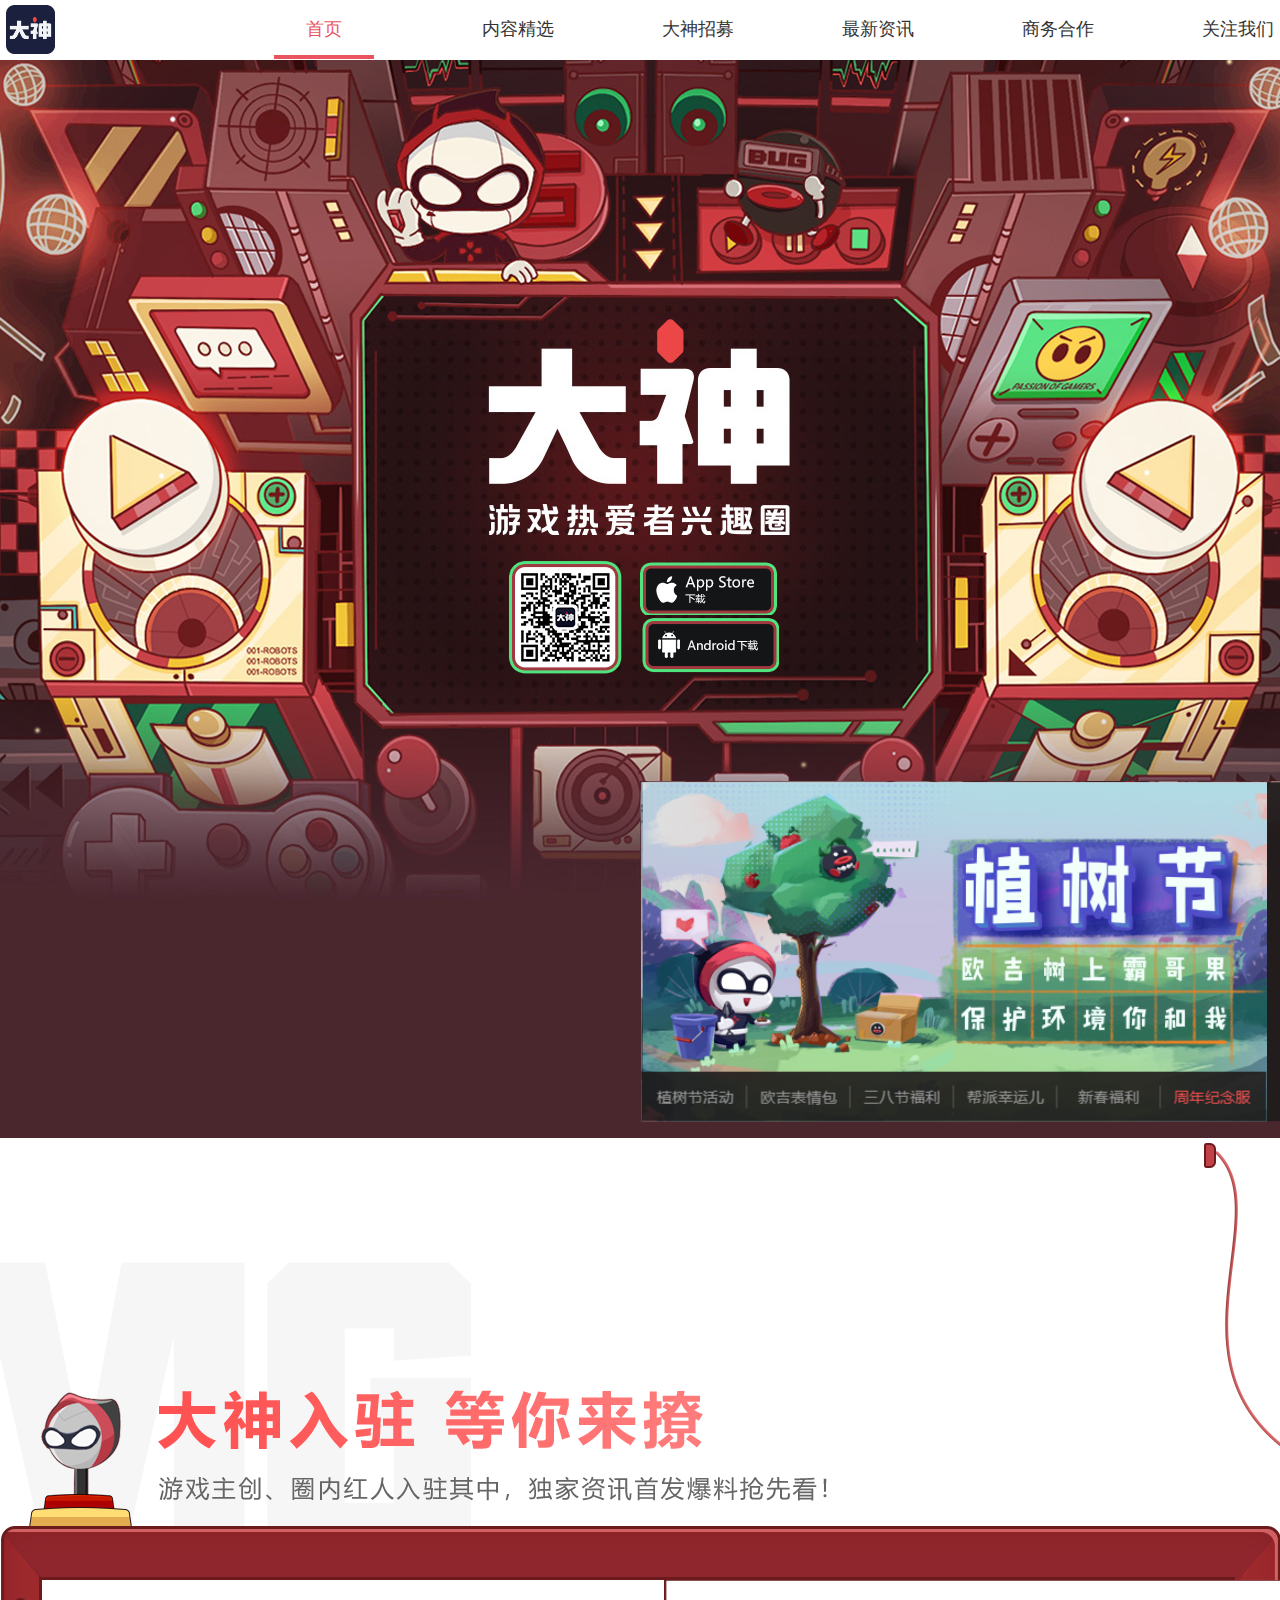
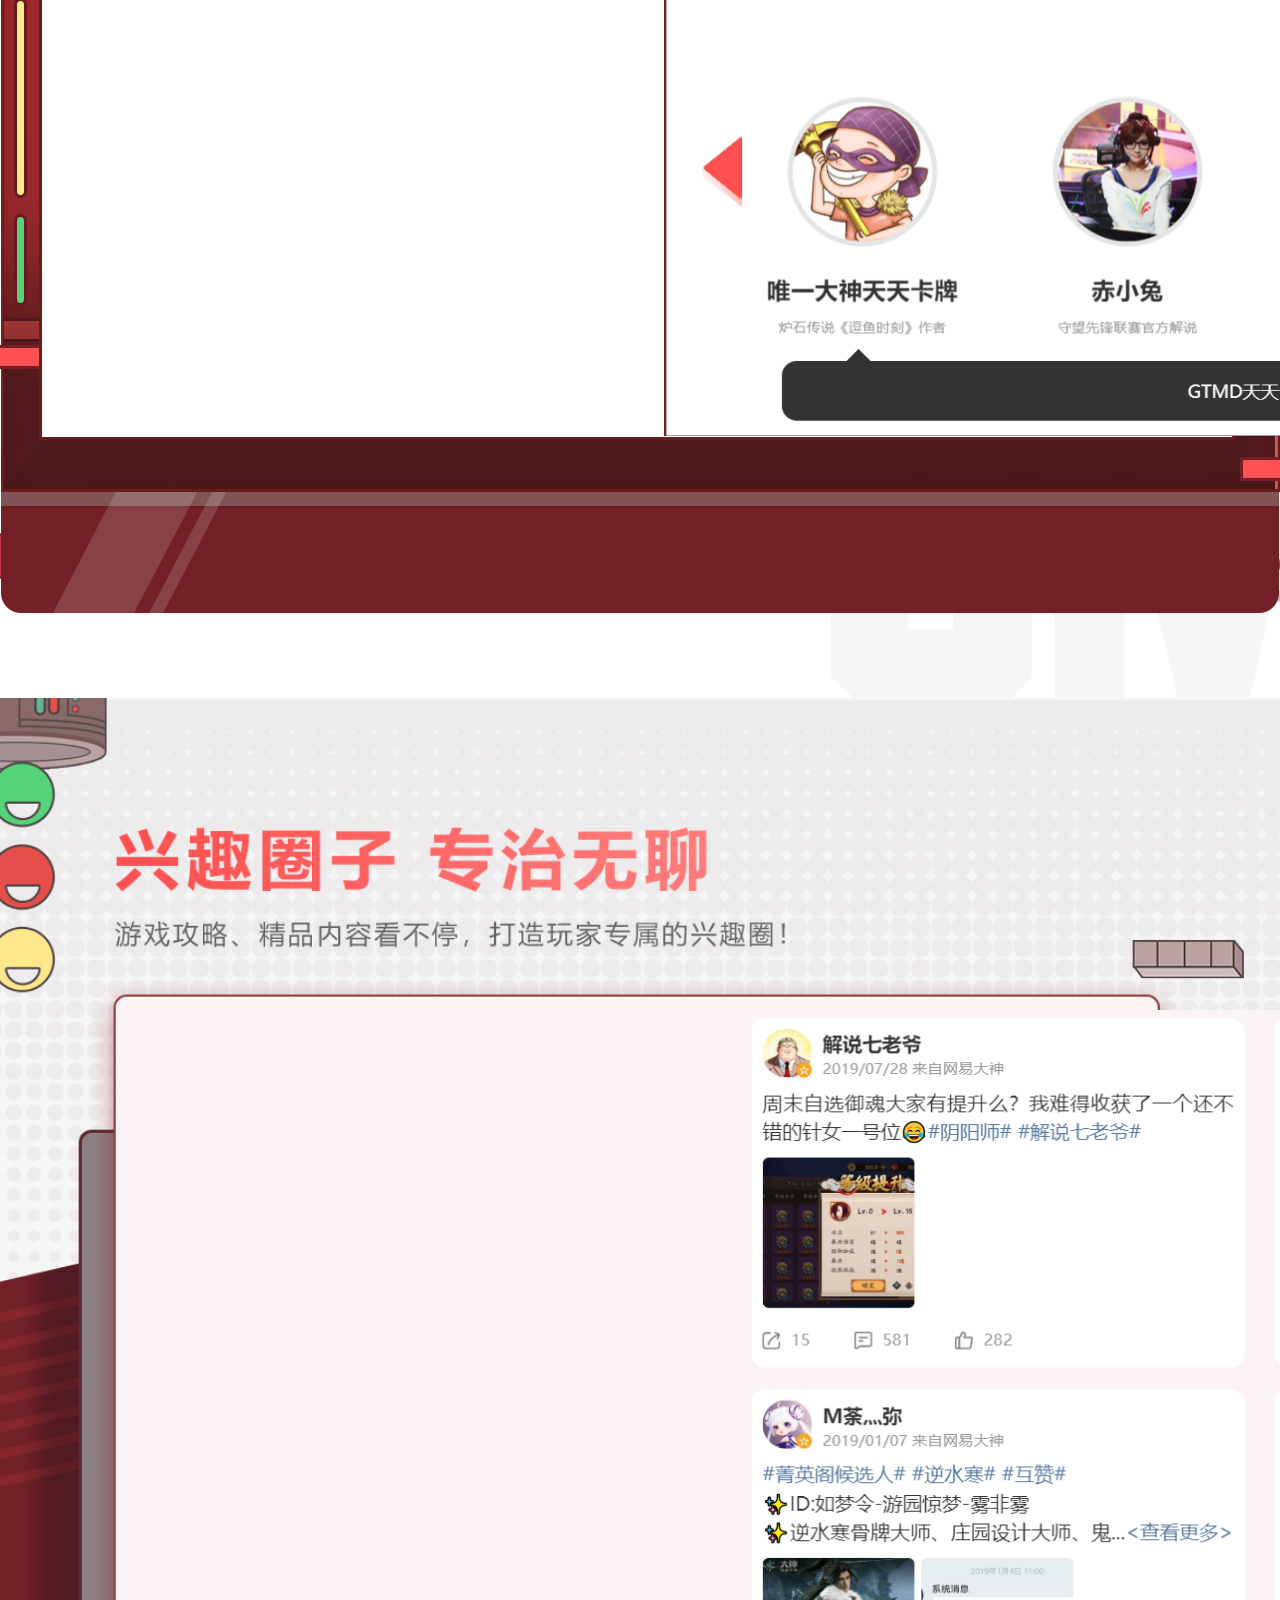
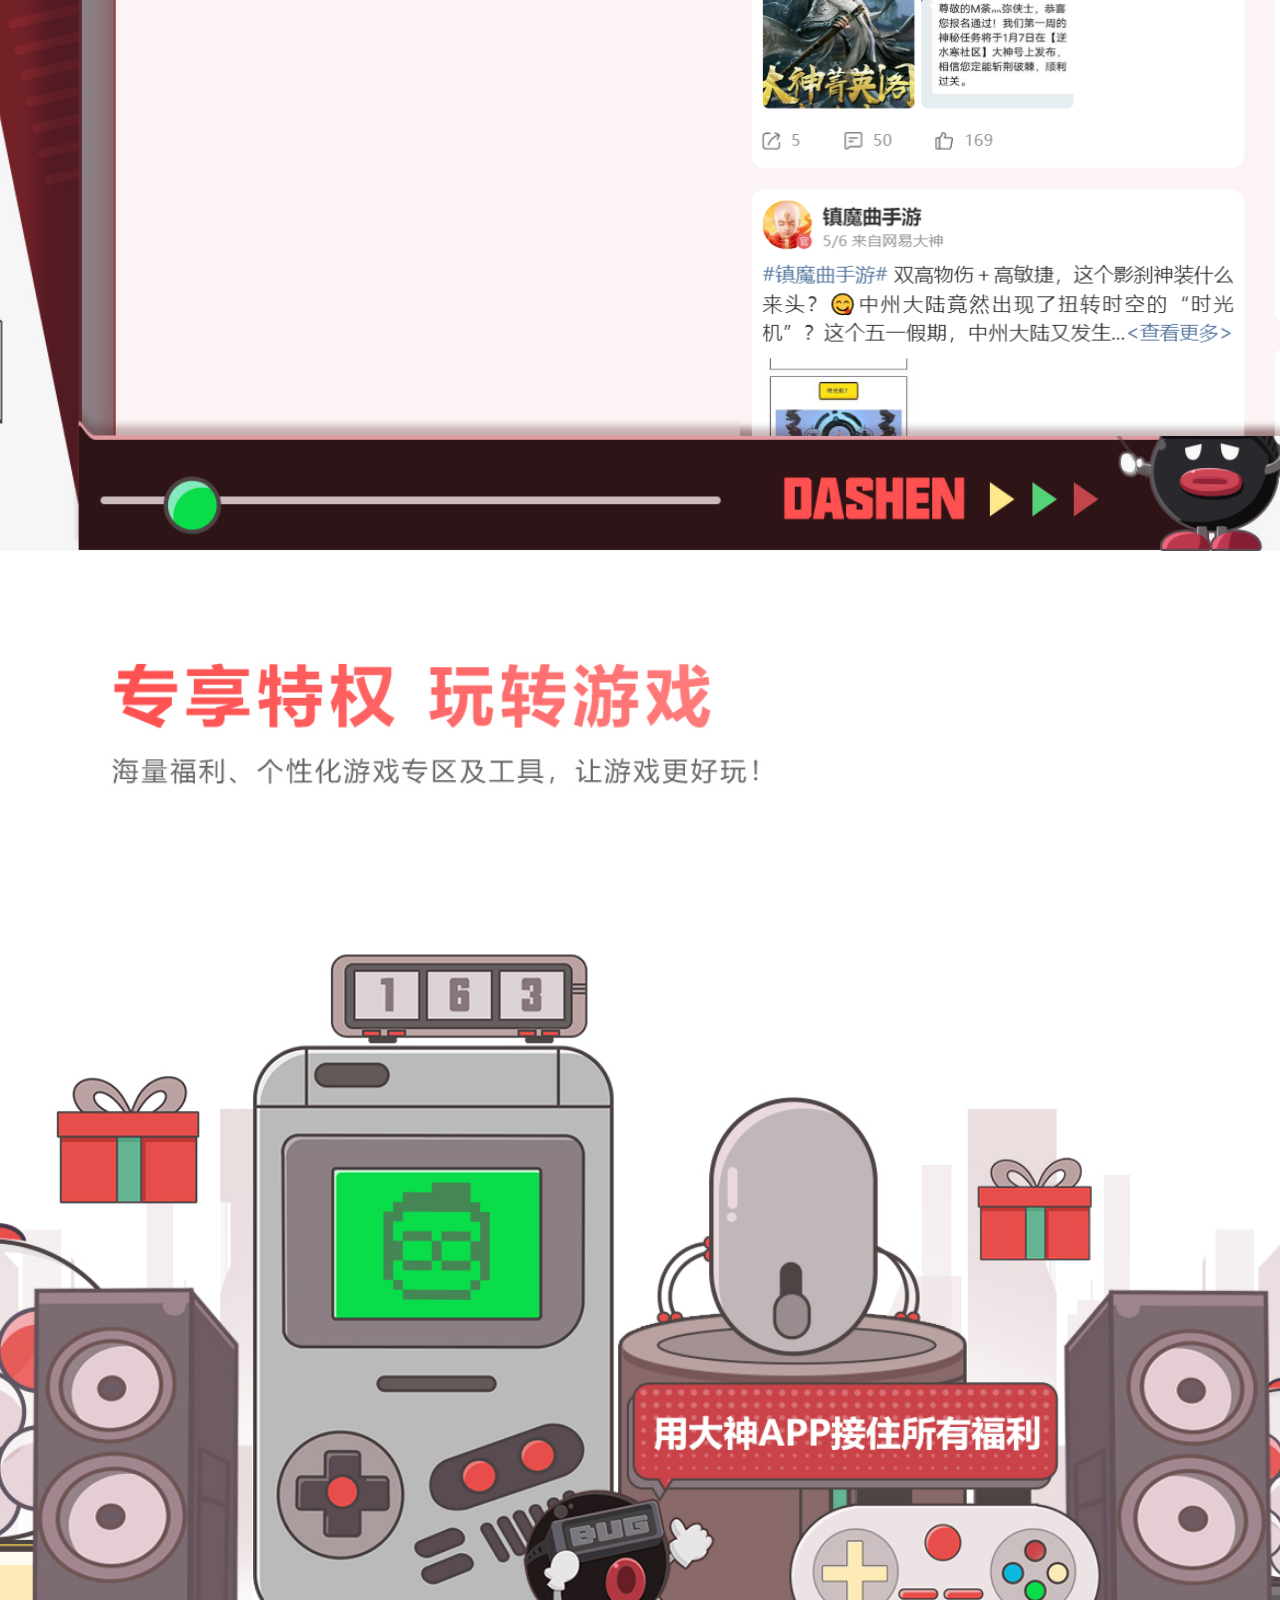
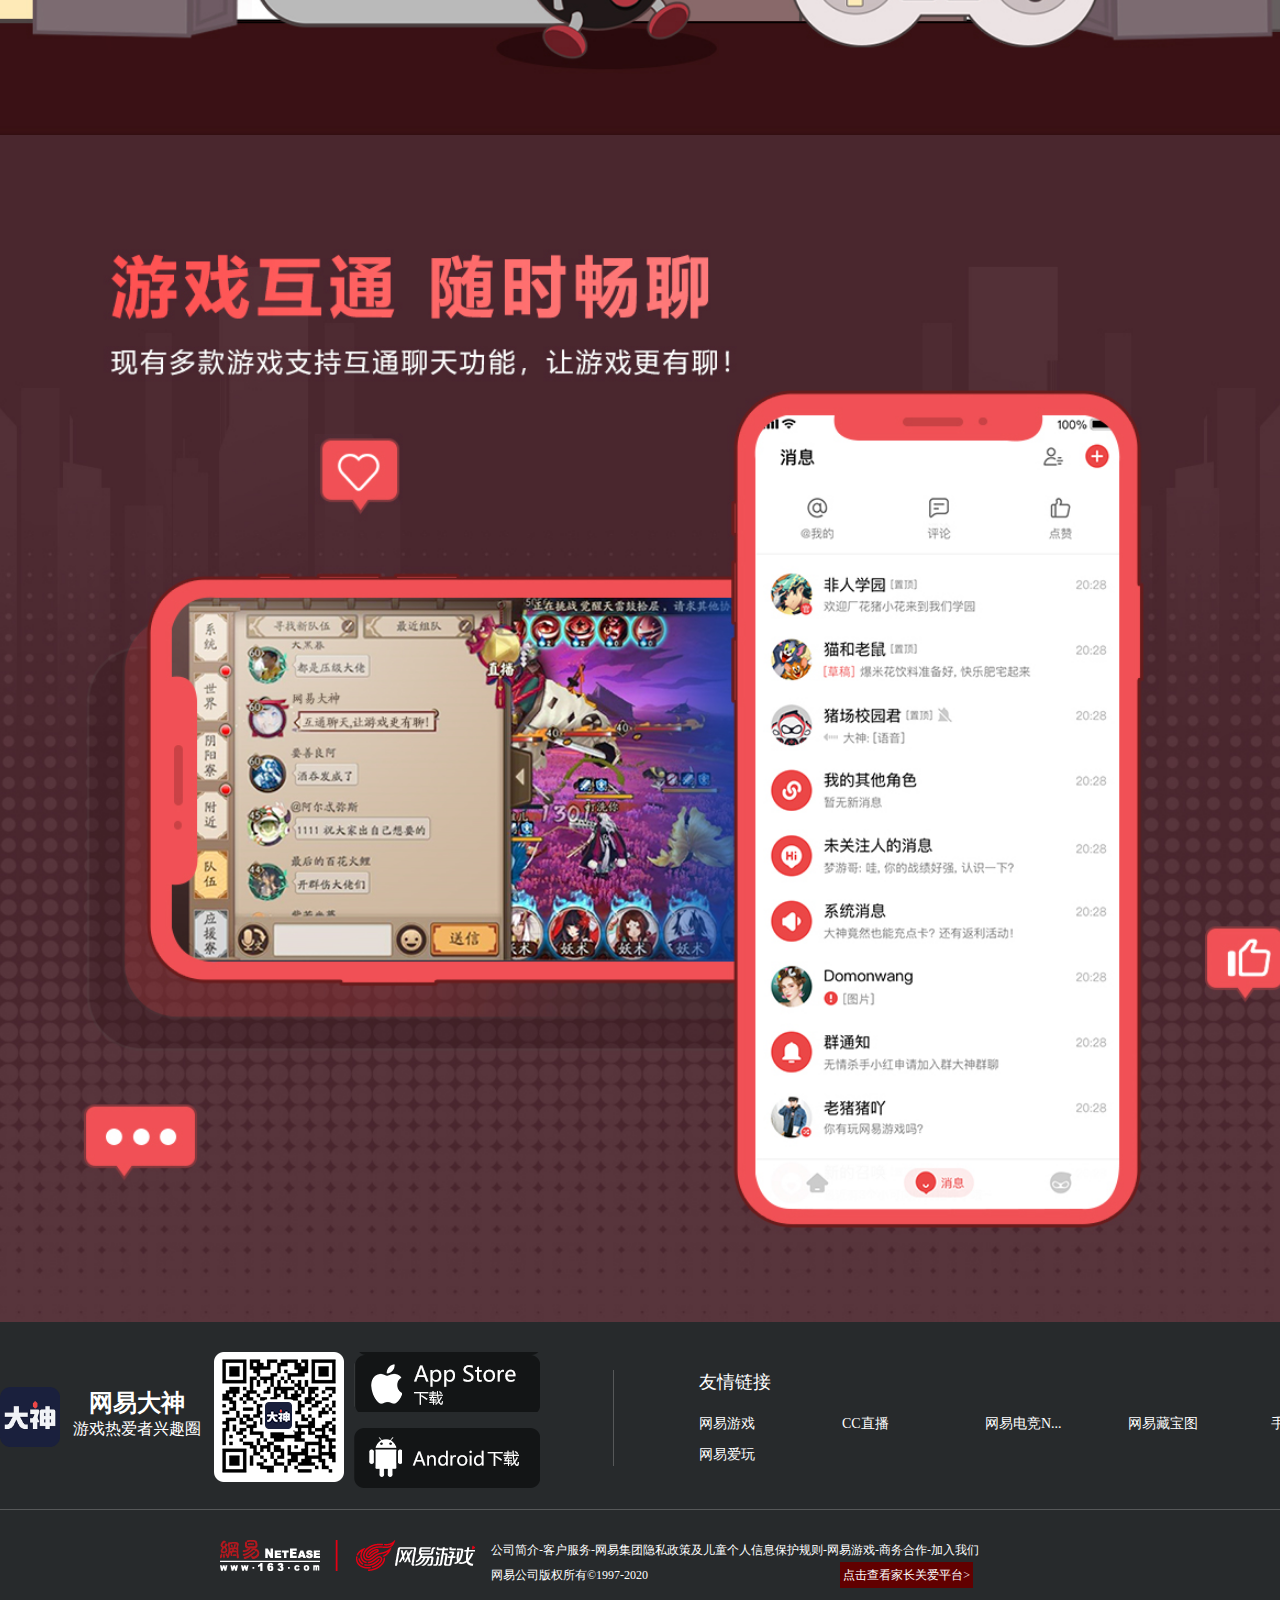
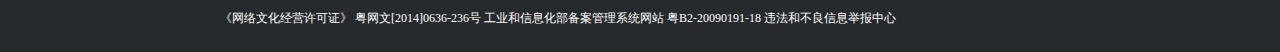
<file: wyds.html>
<!DOCTYPE html>
<html lang="en">
<head>
    <meta charset="UTF-8">
    <meta name="viewport" content="width=device-width, initial-scale=1.0">
    <link rel="shortcut icon" href="./images/ds.ico"/>
    <link rel="stylesheet" href="./css/wyds.css">
    <title>首页</title>
</head>
<body>
    <nav>
        <img src="./images/wyds/logo.png" alt="">
        <a href="" class="aa">首页</a>
        <a href="">内容精选</a>
        <a href="dszm.html">大神招募</a>
        <a href="./qbzx.html">最新资讯</a>
        <a href="./hezuo.html">商务合作</a>
        <a href="">关注我们</a>
    </nav>
    <div class="dbj">
        <section class="ers">
            <div class="xz">
                <a href="" class="a1"></a>
                <a href="" class="a2"></a>
            </div>
        </section>
    </div>
    <!-- 第二大框 -->
    <div class="two">
        <img src="./images/wyds/333.png" alt="">
    </div>
    <!-- 第三块 -->
    <div class="san">
        <img src="./images/wyds/666.png" alt="">
    </div>
    <!-- 第四 -->
    <div class="si">
        <img src="./images/wyds/999.png" alt="">
    </div>
    <!-- 第五 -->
    <div class="wu">
    </div>
    <div class="dao-er">
        <div class="daoer">
            <div class="left">
                <div class="logo">
                    <img src="./images/wyds/logo.png" alt="">
                    <div>
                        <span>网易大神</span>
                        <p>游戏热爱者兴趣圈</p>
                    </div>
                </div>
                <div class="in-right">
                    <img src="./images/wyds/rwm.png" alt="">
                    <div class="xia-zai">
                        <a href="" class="a1"></a>
                        <a href="" class="a2"></a>
                    </div>
                </div>
            </div>
            <div class="right">
                <p>友情链接</p>
                <div class="bj">
                    <em>网易游戏</em>
                    <em>CC直播</em>
                    <em>网易电竞N...</em>
                    <em>网易藏宝图</em>
                    <em>手机将军令</em>
                    <em>网易爱玩</em>
                </div>
            </div>
        </div>
    </div>
    <div class="di-bu">
        <div class="box">
            <div class="top">
                <div class="left">
                    <a href=""><img src="./images/wyds/dbs.png" alt=""></a>
                    <a href=""><img src="./images/wyds/dbss.png" alt=""></a>
                </div>
                <div class="right">
                    <p>公司简介-客户服务-网易集团隐私政策及儿童个人信息保护规则-网易游戏-商务合作-加入我们</p>
                    <p><span>网易公司版权所有©1997-2020</span><a href="">点击查看家长关爱平台></a></p>
                </div>
            </div>
            <div class="bottom">
                <p><span>
                        《网络文化经营许可证》 粤网文[2014]0636-236号
                    </span>
                    <a href="">工业和信息化部备案管理系统网站 粤B2-20090191-18</a>
                    <a href="">违法和不良信息举报中心</a>
                </p>
            </div>
        </div>
    </div>
</body>
</html>
</file>
<file: css/dszm.css>
* {
    margin: 0;
    padding: 0;
}

       /* 头部 */
       * {
    margin: 0;
    padding: 0;
}

nav {
    text-align: center;
    height: 60px;
    overflow: hidden;
    background-color: #fff;
}

nav img {
    width: 49px;
    height: 49px;
    margin-right: 111px;
    position: relative;
    top: 5px;
}

nav a {
    position: relative;
    top: -14px;
    display: inline-block;
    line-height: 60px;
    text-decoration: none;
    font-size: 18px;
    margin-left: 104px;
    color: #333;
}

nav .aa {
    position: relative;
    top: -14px;
    display: inline-block;
    width: 100px;
    height: 60px;
    line-height: 60px;
    color: #e9545f;
    border-bottom: 4px solid #e9545f;
    box-sizing: border-box;
    text-decoration: none;
    font-size: 18px;
}

nav a:hover {
    color: #e9545f;
}




.box-1 {
    padding: 50px 0 80px;
    height: 777px;
    color: #333;
    font-size: 16px;
}

.box-1 h2 {
    background-image: url(https://g.166.net/static/business/ds/img/00373ef.png);
    background-position: -545px -44px;
    width: 594px;
    height: 44px;
    margin: 0 auto 52px;
}

.box-1 .bj {
    max-width: 1424px;
    padding: 54px 0 40px;
    margin: auto;
    font-size: 0;
    background: url(https://g.166.net/static/business/ds/img/2377dc4.jpg) top no-repeat;
    background-size: contain;
    height: 490px;
}

.box-2 {
    height: 963px;
    padding-top: 105px;
    background: #f6f6f6 url(https://g.166.net/static/business/ds/img/be074bd.jpg) center 100px no-repeat;
    background-size: 1605px 850px;
}

.box-2 h2 {
    background-image: url(https://g.166.net/static/business/ds/img/00373ef.png);
    background-position: -545px -88px;
    width: 334px;
    height: 43px;
    margin: 0 auto 45px;
}



        /* 底部 */
        .dao-er {
    position: relative;
    margin: auto;
    min-width: 1200px;
    color: #fff;
    text-align: center;
    background: #272a2c;
    border-bottom: 1px solid hsla(0, 0%, 77.3%, .3);
    height: 187px;
}

.dao-er .daoer {
    width: 1545px;
    height: 186px;
    padding: 30px 0 26px;
    margin: 0 auto;
    box-sizing: border-box;
}

.dao-er .daoer .left {
    float: left;
    width: 540px;
    height: 130px;
}

.dao-er .daoer .logo {

    float: left;
    width: 214px;
    height: 60px;
    overflow: hidden;
    margin-top: 35px;
    overflow: hidden;
}

.dao-er .daoer .logo img {
    float: left;
    width: 60px;
    height: 60px;
}

.dao-er .logo span {
    font-size: 24px;
    font-weight: 600;
    color: #fff;
    margin-bottom: 12px;
}

.in-right {
    float: right;
    /* display: inline-block; */
    width: 326px;
    height: 130px;
}

.in-right img {
    float: left;
    width: 130px;
    height: 130px;
}

.in-right .xia-zai {
    float: right;
    width: 186px;
    height: 130px;
    box-sizing: border-box;
}

.in-right .a1 {
    display: inline-block;
    width: 100%;
    height: 60px;
    margin-bottom: 12px;
    background-image: url(../images/wyds/xz.png);
    background-position: 500px -442px;
}

.in-right .a1:hover {
    background-position: 0 60px;
}

.in-right .a2 {
    display: inline-block;
    width: 100%;
    height: 60px;
    background-image: url(../images/wyds/xz.png);
    background-position: 0 120px;
}

.in-right .a2:hover {
    background-position: 496px -830px;
}

.dao-er .right {
    margin-top: 18px;
    width: 846px;
    height: 96px;
    color: #fff;
    float: right;
    border-left: 1px solid;
    border-left: 1px solid hsla(0, 0%, 77.3%, .3);
    padding-left: 85px;
}

/* 写代码时，只有上帝和我知道这是干啥，现在只有上帝知道 */

.dao-er .right p {
    font-size: 18px;
    margin-bottom: 20px;
    text-align: left;
}

.dao-er .bj {
    width: 760px;
    height: 56px;
    text-align: left;
}

.dao-er em {
    font-style: normal;
    display: inline-block;
    font-size: 14px;
    color: #fff;
    width: 84px;
    margin: 0 55px 12px 0;
}

.di-bu {
    background: #272a2c;
    color: #fff;
    height: 142px;
    box-sizing: border-box;
    display: block;
    text-align: center;
}

.di-bu .box {
    min-width: 840px;
    display: inline-block;
    text-align: left;
    padding: 10px 0;
    font-size: 12px;
    line-height: 20px;
    height: 102px;
}

.di-bu .box .top {
    width: 840px;
    margin-bottom: 20px;
    height: 48px;
    margin-top: 20px;
}

.di-bu .top .left {
    float: left;
    width: 271px;
    height: 38px;
}

.di-bu .top .right {
    float: left;
    width: 529px;
    height: 48px;
}

.di-bu .top .right a {
    display: inline-block;
    background-color: #610000;
    z-index: 2;
    right: 0;
    height: 26px;
    line-height: 26px;
    padding: 0 3px;
    text-decoration: none;
    top: 22px;
    margin-top: 2px;
    margin-left: 192px;
    color: #fff;
}

.di-bu .box .bottom a {
    text-decoration: none;
    color: #fff;
}

.aaa {
    margin-left: calc(50% - 440px);
    width: 960px;
    height: 1031px;
    margin-top: 30px;
    margin-bottom: 30px;
    border: 1px solid #fff;
    border-radius: 30px;
}
</file>
<file: css/ssyx.css>
﻿@charset "utf-8";

blockquote,body,button,caption,dd,div,dl,dt,fieldset,figure,form,h1,h2,h3,h4,h5,h6,hr,html,input,legend,li,menu,ol,p,pre,table,td,textarea,th,ul {
	margin: 0;
	padding: 0
}

body {
	padding: 0;
	margin: 0
}

abbr,body,fieldset,html,iframe,img {
	border: 0
}

li {
	list-style: none
}

textarea {
	overflow: auto;
	resize: none
}

input {
	outline: 0
}

a,button {
	cursor: pointer
}

b,em,h1,h2,h3,h4,h5,h6,strong {
	font-weight: 700
}

a,a:hover {
	text-decoration: none
}

body,button,input,textarea {
	color: #62a1c9
}

body,html {
	width: 100%;
	height: auto;
	font-family: "Microsoft YaHei","Helvetica Neue",Arial,HelveticaNeue,Helvetica,"BBAlpha Sans",sans-serif
}

body,html {
	position: relative;
	min-width: 1200px;
	max-width: 1920px;
	width: 100%;
	height: 100%;
	margin: 0 auto;
	font-family: "Microsoft Yahei"
}

#share_content {
	display: none
}

#NIE-topBar {
	width: 100%;
	height: 55px;
	background: #fff;
	position: fixed!important;
	top: 0
}

audio {
	display: none
}

.wrap,.main {
	position: relative;
	width: 100%;
	height: 100%;
	overflow: hidden
}

.hide {
	display: none
}

.main {
	background-color: #fff
}

.main.show .logo,.main.show .nav_box,.main.show .top_right,.main.show .mousewheel_tips {
	opacity: 1;
	-webkit-transform: translate(0,0);
	-moz-transform: translate(0,0);
	-ms-transform: translate(0,0);
	-o-transform: translate(0,0);
	transform: translate(0,0)
}

.main.show .animation_loop div {
	-webkit-animation-play-state: running!important;
	-moz-animation-play-state: running!important;
	-ms-animation-play-state: running!important;
	-o-animation-play-state: running!important;
	animation-play-state: running!important
}

.main.show .part {
	opacity: 1;
	display: block
}

.animation_loop {
	position: absolute;
	width: 100%;
	height: 100%;
	left: 0;
	top: 0;
	-webkit-pointer-events: none;
	-moz-pointer-events: none;
	-ms-pointer-events: none;
	-o-pointer-events: none;
	pointer-events: none
}

.animation_loop .animation_petal>div,.animation_loop .animation_bird>div {
	-webkit-animation-play-state: paused!important;
	-moz-animation-play-state: paused!important;
	-ms-animation-play-state: paused!important;
	-o-animation-play-state: paused!important;
	animation-play-state: paused!important;
	position: absolute;
	background-repeat: no-repeat
}

.animation_loop .animation_petal>div {
	opacity: 0
}

.animation_loop .animation_petal .petal_1,.animation_loop .animation_petal .petal_3 {
	width: 31px;
	height: 17px;
	background-repeat: no-repeat;
}

.animation_loop .animation_petal .petal_2,.animation_loop .animation_petal .petal_4 {
	width: 31px;
	height: 17px;
	background-repeat: no-repeat;
}

.animation_loop .animation_petal .petal_1 {
	left: 5%;
	top: 0;
	-moz-animation: petal1 12s infinite linear;
	-webkit-animation: petal1 12s infinite linear;
	-o-animation: petal1 12s infinite linear;
	-ms-animation: petal1 12s infinite linear;
	animation: petal1 12s infinite linear
}

@-webkit-keyframes petal1 {
	40% {
		opacity: 1
	}

	80% {
		opacity: 1
	}

	100% {
		opacity: 0;
		left: 92%;
		top: 85%
	}
}

@-moz-keyframes petal1 {
	40% {
		opacity: 1
	}

	80% {
		opacity: 1
	}

	100% {
		opacity: 0;
		left: 92%;
		top: 85%
	}
}

@-ms-keyframes petal1 {
	40% {
		opacity: 1
	}

	80% {
		opacity: 1
	}

	100% {
		opacity: 0;
		left: 92%;
		top: 85%
	}
}

@-o-keyframes petal1 {
	40% {
		opacity: 1
	}

	80% {
		opacity: 1
	}

	100% {
		opacity: 0;
		left: 92%;
		top: 85%
	}
}

@keyframes petal1 {
	40% {
		opacity: 1
	}

	80% {
		opacity: 1
	}

	100% {
		opacity: 0;
		left: 92%;
		top: 85%
	}
}

.animation_loop .animation_petal .petal_2 {
	left: 0;
	top: 0;
	-moz-animation: petal2 12s infinite linear;
	-webkit-animation: petal2 12s infinite linear;
	-o-animation: petal2 12s infinite linear;
	-ms-animation: petal2 12s infinite linear;
	animation: petal2 12s infinite linear
}

@-webkit-keyframes petal2 {
	0% {
		opacity: 1
	}

	95% {
		opacity: 1
	}

	100% {
		opacity: 0;
		left: 68%;
		top: 98%
	}
}

@-moz-keyframes petal2 {
	0% {
		opacity: 1
	}

	95% {
		opacity: 1
	}

	100% {
		opacity: 0;
		left: 68%;
		top: 98%
	}
}

@-ms-keyframes petal2 {
	0% {
		opacity: 1
	}

	95% {
		opacity: 1
	}

	100% {
		opacity: 0;
		left: 68%;
		top: 98%
	}
}

@-o-keyframes petal2 {
	0% {
		opacity: 1
	}

	95% {
		opacity: 1
	}

	100% {
		opacity: 0;
		left: 68%;
		top: 98%
	}
}

@keyframes petal2 {
	0% {
		opacity: 1
	}

	95% {
		opacity: 1
	}

	100% {
		opacity: 0;
		left: 68%;
		top: 98%
	}
}

.animation_loop .animation_petal .petal_3 {
	left: 0;
	top: 0;
	-webkit-transform: scale(0.8) rotate(90deg);
	-moz-transform: scale(0.8) rotate(90deg);
	-ms-transform: scale(0.8) rotate(90deg);
	-o-transform: scale(0.8) rotate(90deg);
	transform: scale(0.8) rotate(90deg);
	-moz-animation: petal3 12s 2s infinite linear;
	-webkit-animation: petal3 12s 2s infinite linear;
	-o-animation: petal3 12s 2s infinite linear;
	-ms-animation: petal3 12s 2s infinite linear;
	animation: petal3 12s 2s infinite linear
}

@-webkit-keyframes petal3 {
	0% {
		opacity: 1
	}

	90% {
		opacity: 1
	}

	100% {
		opacity: 0;
		top: 94%;
		left: 43%
	}
}

@-moz-keyframes petal3 {
	0% {
		opacity: 1
	}

	90% {
		opacity: 1
	}

	100% {
		opacity: 0;
		top: 94%;
		left: 43%
	}
}

@-ms-keyframes petal3 {
	0% {
		opacity: 1
	}

	90% {
		opacity: 1
	}

	100% {
		opacity: 0;
		top: 94%;
		left: 43%
	}
}

@-o-keyframes petal3 {
	0% {
		opacity: 1
	}

	90% {
		opacity: 1
	}

	100% {
		opacity: 0;
		top: 94%;
		left: 43%
	}
}

@keyframes petal3 {
	0% {
		opacity: 1
	}

	90% {
		opacity: 1
	}

	100% {
		opacity: 0;
		top: 94%;
		left: 43%
	}
}

.animation_loop .animation_petal .petal_4 {
	left: 20%;
	top: 0;
	-webkit-transform: scale(0.7) rotate(-15deg);
	-moz-transform: scale(0.7) rotate(-15deg);
	-ms-transform: scale(0.7) rotate(-15deg);
	-o-transform: scale(0.7) rotate(-15deg);
	transform: scale(0.7) rotate(-15deg);
	-moz-animation: petal4 12s 1s infinite linear;
	-webkit-animation: petal4 12s 1s infinite linear;
	-o-animation: petal4 12s 1s infinite linear;
	-ms-animation: petal4 12s 1s infinite linear;
	animation: petal4 12s 1s infinite linear
}

@-webkit-keyframes petal4 {
	50% {
		opacity: 1
	}

	90% {
		opacity: 1
	}

	100% {
		opacity: 0;
		left: 96%;
		top: 60%
	}
}

@-moz-keyframes petal4 {
	50% {
		opacity: 1
	}

	90% {
		opacity: 1
	}

	100% {
		opacity: 0;
		left: 96%;
		top: 60%
	}
}

@-ms-keyframes petal4 {
	50% {
		opacity: 1
	}

	90% {
		opacity: 1
	}

	100% {
		opacity: 0;
		left: 96%;
		top: 60%
	}
}

@-o-keyframes petal4 {
	50% {
		opacity: 1
	}

	90% {
		opacity: 1
	}

	100% {
		opacity: 0;
		left: 96%;
		top: 60%
	}
}

@keyframes petal4 {
	50% {
		opacity: 1
	}

	90% {
		opacity: 1
	}

	100% {
		opacity: 0;
		left: 96%;
		top: 60%
	}
}

.animation_loop .animation_bird {
	position: absolute;
	width: 1280px;
	left: 50%;
	top: 0;
	margin-left: -640px
}

.animation_loop .animation_bird>div {
	-webkit-transform: scale(0.7);
	-moz-transform: scale(0.7);
	-ms-transform: scale(0.7);
	-o-transform: scale(0.7);
	transform: scale(0.7)
}

.animation_loop .animation_bird .bird_1 {
	width: 86px;
	height: 80px;
	top: 180px;
	left: 100px;
	-moz-animation: bird1Ani 6s 4s infinite linear both;
	-webkit-animation: bird1Ani 6s 4s infinite linear both;
	-o-animation: bird1Ani 6s 4s infinite linear both;
	-ms-animation: bird1Ani 6s 4s infinite linear both;
	animation: bird1Ani 6s 4s infinite linear both;
	background-repeat: no-repeat;
}

@-webkit-keyframes bird1Ani {
	0% {
		top: -80px;
		left: 260px;
		opacity: 0
	}

	20% {
		opacity: 1
	}

	60%,100% {
		top: 280px;
		left: -420px;
		opacity: 1
	}
}

@-moz-keyframes bird1Ani {
	0% {
		top: -80px;
		left: 260px;
		opacity: 0
	}

	20% {
		opacity: 1
	}

	60%,100% {
		top: 280px;
		left: -420px;
		opacity: 1
	}
}

@-ms-keyframes bird1Ani {
	0% {
		top: -80px;
		left: 260px;
		opacity: 0
	}

	20% {
		opacity: 1
	}

	60%,100% {
		top: 280px;
		left: -420px;
		opacity: 1
	}
}

@-o-keyframes bird1Ani {
	0% {
		top: -80px;
		left: 260px;
		opacity: 0
	}

	20% {
		opacity: 1
	}

	60%,100% {
		top: 280px;
		left: -420px;
		opacity: 1
	}
}

@keyframes bird1Ani {
	0% {
		top: -80px;
		left: 260px;
		opacity: 0
	}

	20% {
		opacity: 1
	}

	60%,100% {
		top: 280px;
		left: -420px;
		opacity: 1
	}
}

.animation_loop .animation_bird .bird_2 {
	width: 104px;
	height: 129px;
	top: 550px;
	right: -80px;
	-moz-animation: bird2Ani 6s 3s infinite linear both;
	-webkit-animation: bird2Ani 6s 3s infinite linear both;
	-o-animation: bird2Ani 6s 3s infinite linear both;
	-ms-animation: bird2Ani 6s 3s infinite linear both;
	animation: bird2Ani 6s 3s infinite linear both;
	background-repeat: no-repeat;
}

@-webkit-keyframes bird2Ani {
	0% {
		top: 600px;
		right: -420px;
		opacity: 0
	}

	15% {
		top: 550px;
		right: -80px;
		opacity: 1
	}

	50% {
		top: 200px;
		right: 950px;
		opacity: 1
	}

	70%,100% {
		top: 100px;
		right: 1580px;
		opacity: 0
	}
}

@-moz-keyframes bird2Ani {
	0% {
		top: 600px;
		right: -420px;
		opacity: 0
	}

	15% {
		top: 550px;
		right: -80px;
		opacity: 1
	}

	50% {
		top: 200px;
		right: 950px;
		opacity: 1
	}

	70%,100% {
		top: 100px;
		right: 1580px;
		opacity: 0
	}
}

@-ms-keyframes bird2Ani {
	0% {
		top: 600px;
		right: -420px;
		opacity: 0
	}

	15% {
		top: 550px;
		right: -80px;
		opacity: 1
	}

	50% {
		top: 200px;
		right: 950px;
		opacity: 1
	}

	70%,100% {
		top: 100px;
		right: 1580px;
		opacity: 0
	}
}

@-o-keyframes bird2Ani {
	0% {
		top: 600px;
		right: -420px;
		opacity: 0
	}

	15% {
		top: 550px;
		right: -80px;
		opacity: 1
	}

	50% {
		top: 200px;
		right: 950px;
		opacity: 1
	}

	70%,100% {
		top: 100px;
		right: 1580px;
		opacity: 0
	}
}

@keyframes bird2Ani {
	0% {
		top: 600px;
		right: -420px;
		opacity: 0
	}

	15% {
		top: 550px;
		right: -80px;
		opacity: 1
	}

	50% {
		top: 200px;
		right: 950px;
		opacity: 1
	}

	70%,100% {
		top: 100px;
		right: 1580px;
		opacity: 0
	}
}

.animation_loop .animation_bird .bird_3 {
	width: 95px;
	height: 65px;
	top: 680px;
	right: -220px;
	-moz-animation: bird3Ani 6s 3.5s infinite linear both;
	-webkit-animation: bird3Ani 6s 3.5s infinite linear both;
	-o-animation: bird3Ani 6s 3.5s infinite linear both;
	-ms-animation: bird3Ani 6s 3.5s infinite linear both;
	animation: bird3Ani 6s 3.5s infinite linear both;
	background-repeat: no-repeat;
}

@-webkit-keyframes bird3Ani {
	0% {
		top: 750px;
		right: -420px;
		opacity: 0
	}

	10% {
		top: 680px;
		right: -220px;
		opacity: 1
	}

	50% {
		top: 100px;
		right: 1050px;
		opacity: 1
	}

	65%,100% {
		top: -70px;
		right: 1350px;
		opacity: 0
	}
}

@-moz-keyframes bird3Ani {
	0% {
		top: 750px;
		right: -420px;
		opacity: 0
	}

	10% {
		top: 680px;
		right: -220px;
		opacity: 1
	}

	50% {
		top: 100px;
		right: 1050px;
		opacity: 1
	}

	65%,100% {
		top: -70px;
		right: 1350px;
		opacity: 0
	}
}

@-ms-keyframes bird3Ani {
	0% {
		top: 750px;
		right: -420px;
		opacity: 0
	}

	10% {
		top: 680px;
		right: -220px;
		opacity: 1
	}

	50% {
		top: 100px;
		right: 1050px;
		opacity: 1
	}

	65%,100% {
		top: -70px;
		right: 1350px;
		opacity: 0
	}
}

@-o-keyframes bird3Ani {
	0% {
		top: 750px;
		right: -420px;
		opacity: 0
	}

	10% {
		top: 680px;
		right: -220px;
		opacity: 1
	}

	50% {
		top: 100px;
		right: 1050px;
		opacity: 1
	}

	65%,100% {
		top: -70px;
		right: 1350px;
		opacity: 0
	}
}

@keyframes bird3Ani {
	0% {
		top: 750px;
		right: -420px;
		opacity: 0
	}

	10% {
		top: 680px;
		right: -220px;
		opacity: 1
	}

	50% {
		top: 100px;
		right: 1050px;
		opacity: 1
	}

	65%,100% {
		top: -70px;
		right: 1350px;
		opacity: 0
	}
}

.logo {
	background: url(../images/ssyx/b06239a88dd64d12965ea97ddc70ab2c.gif);
	width: 100px;
	height: 167px;
	position: absolute;
	left: 30px;
	bottom: 30px;
	z-index: 9;
	-webkit-transform: translate(-200px,0);
	-moz-transform: translate(-200px,0);
	-ms-transform: translate(-200px,0);
	-o-transform: translate(-200px,0);
	transform: translate(-200px,0);
	opacity: 0;
	-webkit-transition: all 1s 1.5s;
	-moz-transition: all 1s 1.5s;
	-ms-transition: all 1s 1.5s;
	-o-transition: all 1s 1.5s;
	transition: all 1s 1.5s
}

.nav_box {
	width: 580px;
	position: absolute;
	top: -20px;
	left: 0;
	z-index: 9;
	-webkit-transform: translate(-100px,0);
	-moz-transform: translate(-100px,0);
	-ms-transform: translate(-100px,0);
	-o-transform: translate(-100px,0);
	transform: translate(-100px,0);
	opacity: 0;
	-webkit-transition: all 1s 1.5s;
	-moz-transition: all 1s 1.5s;
	-ms-transition: all 1s 1.5s;
	-o-transition: all 1s 1.5s;
	transition: all 1s 1.5s
}

.nav_box::after {
	content: '';
	position: absolute;
	background: url(../images/ssyx/nav_bg_ecba38c.png) no-repeat;
	width: 580px;
	height: 301px;
	-webkit-pointer-events: none;
	-moz-pointer-events: none;
	-ms-pointer-events: none;
	-o-pointer-events: none;
	pointer-events: none;
	top: 0;
	left: 0;
	z-index: 2
}

.nav_box .nav {
	width: 106px;
	position: absolute;
	z-index: 1
}

.nav_box .nav i {
	width: 100%;
	height: 100%;
	background-repeat: no-repeat;
	position: absolute;
	bottom: 0;
	-webkit-transition: background-image .3s;
	-moz-transition: background-image .3s;
	-ms-transition: background-image .3s;
	-o-transition: background-image .3s;
	transition: background-image .3s
}

.nav_box .nav a {
	position: absolute;
	width: 58px;
	left: 50%;
	margin-left: -27px;
	bottom: 0;
	z-index: 1
}

.nav_box .nav.nav_index {
	top: 40px;
	left: 4px;
	height: 230px
}

.nav_box .nav.nav_index i {
	background-image: url(../images/ssyx/nav_index_e4ebc16.png)
}

.nav_box .nav.nav_index a {
	height: 150px
}

.nav_box .nav.nav_index a:hover+i,.nav_box .nav.nav_index a.curr+i {
	background-image: url(../images/ssyx/nav_index_h_101d175.png)
}

.nav_box .nav.nav_media {
	height: 253px;
	top: 85px;
	left: 72px
}

.nav_box .nav.nav_media i {
	background-image: url(../images/ssyx/nav_media_d73f42b.png)
}

.nav_box .nav.nav_media a {
	height: 105px
}

.nav_box .nav.nav_media a:hover+i,.nav_box .nav.nav_media a.curr+i {
	background-image: url(../images/ssyx/nav_media_h_fed2d39.png)
}

.nav_box .nav.nav_feature {
	height: 176px;
	top: 309px;
	left: 70px
}

.nav_box .nav.nav_feature i {
	background-image: url(../images/ssyx/nav_feature_26e44e7.png)
}

.nav_box .nav.nav_feature a {
	height: 150px
}

.nav_box .nav.nav_feature a:hover+i,.nav_box .nav.nav_feature a.curr+i {
	background-image: url(../images/ssyx/nav_feature_h_187df4f.png)
}

.nav_box .nav.nav_sects {
	top: 175px;
	left: 146px;
	height: 186px
}

.nav_box .nav.nav_sects i {
	background-image: url(../images/ssyx/nav_sects_93bb271.png)
}

.nav_box .nav.nav_sects a {
	height: 150px
}

.nav_box .nav.nav_sects a:hover+i,.nav_box .nav.nav_sects a.curr+i {
	background-image: url(../images/ssyx/nav_sects_h_50f6056.png)
}

.top_right {
	position: absolute;
	top: 85px;
	right: 30px;
	z-index: 9;
	-webkit-transform: translate(100px,0);
	-moz-transform: translate(100px,0);
	-ms-transform: translate(100px,0);
	-o-transform: translate(100px,0);
	transform: translate(100px,0);
	opacity: 0;
	-webkit-transition: all 1s 1.5s;
	-moz-transition: all 1s 1.5s;
	-ms-transition: all 1s 1.5s;
	-o-transition: all 1s 1.5s;
	transition: all 1s 1.5s
}

.top_right .bgm {
	float: left;
	width: 95px;
	height: 43px;
	-webkit-box-sizing: border-box;
	-moz-box-sizing: border-box;
	-ms-box-sizing: border-box;
	box-sizing: border-box;
	position: relative;
	padding: 20px 0 0 2px;
	margin-top: 12px;
	background-repeat: no-repeat;
}

.top_right .bgm_btn {
	display: block;
	width: 32px;
	height: 20px;
	position: relative;
	cursor: pointer
}

.top_right .bgm_btn i {
	position: absolute;
	width: 2px;
	height: 20px;
	background-color: #5f514a;
	left: 0;
	bottom: 0;
	-webkit-transform: scale(1,0);
	-moz-transform: scale(1,0);
	-ms-transform: scale(1,0);
	-o-transform: scale(1,0);
	transform: scale(1,0);
	-webkit-transform-origin: 0 bottom;
	-moz-transform-origin: 0 bottom;
	-ms-transform-origin: 0 bottom;
	-o-transform-origin: 0 bottom;
	transform-origin: 0 bottom
}

.top_right .bgm_btn i.i1 {
	left: 2px;
	height: 15px;
	-moz-animation: scalexy1 .5s linear infinite alternate;
	-webkit-animation: scalexy1 .5s linear infinite alternate;
	-o-animation: scalexy1 .5s linear infinite alternate;
	-ms-animation: scalexy1 .5s linear infinite alternate;
	animation: scalexy1 .5s linear infinite alternate
}

.top_right .bgm_btn i.i2 {
	left: 7px;
	-moz-animation: scalexy1 .5s linear infinite alternate .5s;
	-webkit-animation: scalexy1 .5s linear infinite alternate .5s;
	-o-animation: scalexy1 .5s linear infinite alternate .5s;
	-ms-animation: scalexy1 .5s linear infinite alternate .5s;
	animation: scalexy1 .5s linear infinite alternate .5s
}

.top_right .bgm_btn i.i3 {
	left: 12px;
	-moz-animation: scalexy1 .5s linear infinite alternate .2s;
	-webkit-animation: scalexy1 .5s linear infinite alternate .2s;
	-o-animation: scalexy1 .5s linear infinite alternate .2s;
	-ms-animation: scalexy1 .5s linear infinite alternate .2s;
	animation: scalexy1 .5s linear infinite alternate .2s
}

.top_right .bgm_btn i.i4 {
	left: 17px;
	-moz-animation: scalexy1 .5s linear infinite alternate .3s;
	-webkit-animation: scalexy1 .5s linear infinite alternate .3s;
	-o-animation: scalexy1 .5s linear infinite alternate .3s;
	-ms-animation: scalexy1 .5s linear infinite alternate .3s;
	animation: scalexy1 .5s linear infinite alternate .3s
}

.top_right .bgm_btn i.i5 {
	left: 22px;
	-moz-animation: scalexy1 .5s linear infinite alternate .4s;
	-webkit-animation: scalexy1 .5s linear infinite alternate .4s;
	-o-animation: scalexy1 .5s linear infinite alternate .4s;
	-ms-animation: scalexy1 .5s linear infinite alternate .4s;
	animation: scalexy1 .5s linear infinite alternate .4s
}

.top_right .bgm_btn i.i6 {
	left: 27px;
	height: 15px;
	-moz-animation: scalexy1 .5s linear infinite alternate .1s;
	-webkit-animation: scalexy1 .5s linear infinite alternate .1s;
	-o-animation: scalexy1 .5s linear infinite alternate .1s;
	-ms-animation: scalexy1 .5s linear infinite alternate .1s;
	animation: scalexy1 .5s linear infinite alternate .1s
}

.top_right .bgm_btn.pause i {
	-webkit-animation-play-state: paused;
	-moz-animation-play-state: paused;
	-ms-animation-play-state: paused;
	-o-animation-play-state: paused;
	animation-play-state: paused
}

.top_right .share_box {
	float: left;
	margin: 0 5px 0 10px
}

.top_right .share_btn {
	display: block;
	width: 52px;
	height: 69px;
	float: left;
	background-repeat: no-repeat;
}

.top_right .share_mian {
	float: left;
	width: 0;
	overflow: hidden;
	margin: 6px 0 0 5px;
	-webkit-transition: width .5s;
	-moz-transition: width .5s;
	-ms-transition: width .5s;
	-o-transition: width .5s;
	transition: width .5s
}

.top_right .share_mian.show {
	width: 145px
}

.top_right #share {
	width: 145px
}

.top_right #share .NIE-share-txt {
	display: none
}

.top_right #share .NIE-share-iconBtn a {
	font-size: 26px;
	line-height: 26px;
	color: #5f514a
}

.top_right .news_btn {
	float: left;
	width: 52px;
	height: 69px;
	background-repeat: no-repeat;
}

.part {
	position: absolute;
	width: 100%;
	height: 100%;
	background-repeat: no-repeat;
	background-position: center;
	background-color: #fff;
	top: 0;
	left: 0;
	opacity: 0
}

.part.block {
	z-index: 3
}

.part .content {
	width: 1280px;
	position: absolute;
	left: 50%;
	top: 50%;
	margin-left: -640px
}

.part_1 {
	display: none;
	background-image: url(../images/ssyx/part_bg_1_e4ebb38.jpg)
}

.part_1 .content {
	height: 800px;
	margin-top: -390px
}

.part_1 .feature_text_box {
	font-size: 0;
	text-align: right;
	margin-right: 200px
}

.part_1 .feature_text_box .feature_text,.part_1 .feature_text_box .feature_title {
	display: inline-block;
	vertical-align: top
}

.part_1 .feature_text_box .feature_text {
	margin-right: 40px
}

.part_1 .feature_text_box img {
	vertical-align: top;
	width: 15px;
	margin: 0 13px
}

.part_1 .feature_text_box .feature_title,.part_1 .feature_text_box img {
	-webkit-transform: translate(0,-30px);
	-moz-transform: translate(0,-30px);
	-ms-transform: translate(0,-30px);
	-o-transform: translate(0,-30px);
	transform: translate(0,-30px)
}

.part_1 .feature_text_box .feature_title {
	width: 38px;
	height: 205px;
	margin-left: 20px;
	margin-top: -40px;
	background-repeat: no-repeat;
}

.part_1 .feature {
	position: relative;
	background: url(../images/ssyx/feature_bg_b12018b.png) no-repeat;
	width: 1540px;
	height: 838px;
	margin-left: -170px;
	margin-top: -140px;
	padding: 204px 279px 222px 301px;
	-webkit-box-sizing: border-box;
	-moz-box-sizing: border-box;
	-ms-box-sizing: border-box;
	box-sizing: border-box;
	-webkit-transform: translate(0,200px);
	-moz-transform: translate(0,200px);
	-ms-transform: translate(0,200px);
	-o-transform: translate(0,200px);
	transform: translate(0,200px)
}

.part_1 .feature .ft-btn-wrap {
	width: 42px;
	height: 440px;
	position: absolute;
	top: 190px;
	left: 1277px;
	background: url(../images/ssyx/ft-btn-wrap_eb01488.png) center no-repeat
}

.part_1 .feature .ft-btn-wrap .btn {
	width: 38px;
	height: 38px;
	margin: 10px auto;
	cursor: pointer;
	background-repeat: no-repeat;
}

.part_1 .feature .ft-btn-wrap .btn:hover,.part_1 .feature .ft-btn-wrap .btn.cur {
	background-repeat: no-repeat;
}

.part_1 .feature .feature_icon {
	width: 960px;
	position: absolute;
	z-index: 2;
	display: none
}

.part_1 .feature .feature_icon>div::before,.part_1 .feature .feature_icon>div::after {
	content: '';
	position: absolute;
	background-repeat: no-repeat;
	-webkit-pointer-events: none;
	-moz-pointer-events: none;
	-ms-pointer-events: none;
	-o-pointer-events: none;
	pointer-events: none;
	opacity: 0;
	-webkit-transition: opacity 1s;
	-moz-transition: opacity 1s;
	-ms-transition: opacity 1s;
	-o-transition: opacity 1s;
	transition: opacity 1s
}

.part_1 .feature .feature_icon>div.show::before,.part_1 .feature .feature_icon>div.show::after {
	opacity: 1
}

.part_1 .feature .feature_icon .feature_icon_1::before {
	background-image: url(../images/ssyx/feature1_icon1_63fcb6b.png);
	width: 333px;
	height: 305px;
	top: 196px;
	left: -30px
}

.part_1 .feature .feature_icon .feature_icon_1::after {
	background-image: url(../images/ssyx/feature1_icon2_0b7151e.png);
	width: 222px;
	height: 121px;
	top: 290px;
	right: 0
}

.part_1 .feature .feature_icon .feature_icon_2::before {
	background-image: url(../images/ssyx/feature2_icon1_57c0e92.png);
	width: 318px;
	height: 268px;
	top: 190px;
	left: -30px
}

.part_1 .feature .feature_icon .feature_icon_2::after {
	background-image: url(../images/ssyx/feature2_icon2_8066e01.png);
	width: 326px;
	height: 457px;
	top: -3px;
	right: -220px
}

.part_1 .feature .feature_icon .feature_icon_3::before {
	background-image: url(../images/ssyx/feature3_icon1_3c86828.png);
	width: 1096px;
	height: 491px;
	top: -10px;
	left: 0
}

.part_1 .feature .feature_icon .feature_icon_3::after {
	background-image: url(../images/ssyx/feature3_icon2_845f4b7.png);
	width: 296px;
	height: 342px;
	top: 165px;
	left: -35px
}

.part_1 .feature .feature_icon .feature_icon_4::before {
	background-image: url(../images/ssyx/feature4_icon1_07ce870.png);
	width: 607px;
	height: 176px;
	top: 280px;
	right: -30px
}

.part_1 .feature .feature_icon .feature_icon_4::after {
	background-image: url(../images/ssyx/feature4_icon2_b8f133f.png);
	width: 426px;
	height: 345px;
	top: 140px;
	left: -40px
}

.part_1 .feature .feature_icon .feature_icon_5::before {
	background-image: url(../images/ssyx/feature5_icon1_cce55e8.png);
	width: 293px;
	height: 404px;
	top: 155px;
	left: -30px
}

.part_1 .feature .feature_icon .feature_icon_5::after {
	background-image: url(../images/ssyx/feature5_icon2_3691c4b.png);
	width: 354px;
	height: 229px;
	top: 220px;
	right: -50px
}

.part_1 .feature .feature_icon .feature_icon_6::before {
	background-image: url(../images/ssyx/feature6_icon1_8f2dd6d.png);
	width: 486px;
	height: 313px;
	top: 200px;
	left: -80px
}

.part_1 .feature .feature_icon .feature_icon_6::after {
	display: none
}

.part_1 .feature .feature_icon .feature_icon_7::before {
	background-image: url(../images/ssyx/feature7_icon1_91e2c70.png);
	width: 321px;
	height: 315px;
	top: 185px;
	left: -35px
}

.part_1 .feature .feature_icon .feature_icon_7::after {
	background-image: url(../images/ssyx/feature7_icon2_2730c39.png);
	width: 216px;
	height: 117px;
	top: 310px;
	right: -15px
}

.part_1 .feature .feature_icon .feature_icon_8::before {
	background-image: url(../images/ssyx/feature8_icon1_ae291c6.png);
	width: 325px;
	height: 302px;
	top: 170px;
	left: -40px
}

.part_1 .feature .feature_icon .feature_icon_8::after {
	background-image: url(../images/ssyx/feature8_icon2_691be15.png);
	width: 100px;
	height: 72px;
	top: 343px;
	right: 100px
}

.part_1 .feature .petal {
	position: absolute;
	background: url(../images/ssyx/petal_5f226aa.png) no-repeat;
	width: 894px;
	height: 88px;
	-webkit-pointer-events: none;
	-moz-pointer-events: none;
	-ms-pointer-events: none;
	-o-pointer-events: none;
	pointer-events: none;
	bottom: 120px;
	left: 370px
}

.part_1 .feature .swiper-container {
	width: 960px;
	height: 412px;
	background-color: #fff;
	position: relative;
	margin: 0
}

.part_1 .feature .swiper-slide {
	font-size: 0
}

.part_1 .feature .swiper-slide img {
	height: 100%;
	vertical-align: middle
}

.part_1 .feature_text_box .feature_title,.part_1 .feature_text_box img,.part_1 .feature {
	opacity: 0
}

.part_1.show .feature_text_box .feature_title {
	-webkit-transition-delay: .8s;
	-moz-transition-delay: .8s;
	-ms-transition-delay: .8s;
	-o-transition-delay: .8s;
	transition-delay: .8s
}

.part_1.show .feature_text_box img.img_1 {
	-webkit-transition-delay: .9s;
	-moz-transition-delay: .9s;
	-ms-transition-delay: .9s;
	-o-transition-delay: .9s;
	transition-delay: .9s
}

.part_1.show .feature_text_box img.img_2 {
	-webkit-transition-delay: 1s;
	-moz-transition-delay: 1s;
	-ms-transition-delay: 1s;
	-o-transition-delay: 1s;
	transition-delay: 1s
}

.part_1.show .feature_text_box img.img_3 {
	-webkit-transition-delay: 1.1s;
	-moz-transition-delay: 1.1s;
	-ms-transition-delay: 1.1s;
	-o-transition-delay: 1.1s;
	transition-delay: 1.1s
}

.part_1.show .feature_text_box img.img_4 {
	-webkit-transition-delay: 1.2s;
	-moz-transition-delay: 1.2s;
	-ms-transition-delay: 1.2s;
	-o-transition-delay: 1.2s;
	transition-delay: 1.2s
}

.part_1.show .feature_text_box img.img_5 {
	-webkit-transition-delay: 1.3s;
	-moz-transition-delay: 1.3s;
	-ms-transition-delay: 1.3s;
	-o-transition-delay: 1.3s;
	transition-delay: 1.3s
}

.part_1.show .feature_text_box img.img_6 {
	-webkit-transition-delay: 1.4s;
	-moz-transition-delay: 1.4s;
	-ms-transition-delay: 1.4s;
	-o-transition-delay: 1.4s;
	transition-delay: 1.4s
}

.part_1.show .feature_text_box img.img_7 {
	-webkit-transition-delay: 1.5s;
	-moz-transition-delay: 1.5s;
	-ms-transition-delay: 1.5s;
	-o-transition-delay: 1.5s;
	transition-delay: 1.5s
}

.part_1.show .feature_text_box img.img_8 {
	-webkit-transition-delay: 1.6s;
	-moz-transition-delay: 1.6s;
	-ms-transition-delay: 1.6s;
	-o-transition-delay: 1.6s;
	transition-delay: 1.6s
}

.part_1.show .feature_text_box img.img_9 {
	-webkit-transition-delay: 1.7s;
	-moz-transition-delay: 1.7s;
	-ms-transition-delay: 1.7s;
	-o-transition-delay: 1.7s;
	transition-delay: 1.7s
}

.part_1.show .feature_text_box img.img_10 {
	-webkit-transition-delay: 1.8s;
	-moz-transition-delay: 1.8s;
	-ms-transition-delay: 1.8s;
	-o-transition-delay: 1.8s;
	transition-delay: 1.8s
}

.part_1.show .feature_text_box img.img_11 {
	-webkit-transition-delay: 1.9s;
	-moz-transition-delay: 1.9s;
	-ms-transition-delay: 1.9s;
	-o-transition-delay: 1.9s;
	transition-delay: 1.9s
}

.part_1.show .feature_text_box img.img_12 {
	-webkit-transition-delay: 2s;
	-moz-transition-delay: 2s;
	-ms-transition-delay: 2s;
	-o-transition-delay: 2s;
	transition-delay: 2s
}

.part_1.show .feature_text_box img.img_13 {
	-webkit-transition-delay: 2.1s;
	-moz-transition-delay: 2.1s;
	-ms-transition-delay: 2.1s;
	-o-transition-delay: 2.1s;
	transition-delay: 2.1s
}

.part_1.show .feature_text_box img.img_14 {
	-webkit-transition-delay: 2.2s;
	-moz-transition-delay: 2.2s;
	-ms-transition-delay: 2.2s;
	-o-transition-delay: 2.2s;
	transition-delay: 2.2s
}

.part_1.show .feature {
	-webkit-transition-delay: 1s;
	-moz-transition-delay: 1s;
	-ms-transition-delay: 1s;
	-o-transition-delay: 1s;
	transition-delay: 1s
}

.part_1.show .feature_text_box .feature_title,.part_1.show .feature_text_box img,.part_1.show .feature {
	opacity: 1;
	-webkit-transform: translate(0,0);
	-moz-transform: translate(0,0);
	-ms-transform: translate(0,0);
	-o-transform: translate(0,0);
	transform: translate(0,0);
	-webkit-transition-property: all;
	-moz-transition-property: all;
	-ms-transition-property: all;
	-o-transition-property: all;
	transition-property: all;
	-webkit-transition-duration: 1s;
	-moz-transition-duration: 1s;
	-ms-transition-duration: 1s;
	-o-transition-duration: 1s;
	transition-duration: 1s
}

.part_2 {
	background-image: url(../images/ssyx/part_bg_2_370bc61.jpg)
}

.part_2 .content {
	height: 720px;
	margin-top: -340px
}

.part_2.show .media_nav,.part_2.show .media_box {
	opacity: 1;
	-webkit-transform: translate(0,0);
	-moz-transform: translate(0,0);
	-ms-transform: translate(0,0);
	-o-transform: translate(0,0);
	transform: translate(0,0);
	-webkit-transition: all 1s .8s;
	-moz-transition: all 1s .8s;
	-ms-transition: all 1s .8s;
	-o-transition: all 1s .8s;
	transition: all 1s .8s
}

.part_2 .media_nav {
	font-size: 0;
	text-align: center;
	width: 1060px;
	height: 38px;
	margin-left: 70px;
	-webkit-transform: translate(0,-50px);
	-moz-transform: translate(0,-50px);
	-ms-transform: translate(0,-50px);
	-o-transform: translate(0,-50px);
	transform: translate(0,-50px);
	opacity: 0
}

.part_2 .media_nav a {
	display: inline-block;
	height: 38px;
	background-repeat: no-repeat;
	background-position-x: center;
	-webkit-transition: background-image .3s;
	-moz-transition: background-image .3s;
	-ms-transition: background-image .3s;
	-o-transition: background-image .3s;
	transition: background-image .3s
}

.part_2 .media_nav .nav_music {
	width: 235px;
	background-image: url(../images/ssyx/media_nav_music_e49a45e.png);
	background-position-x: left
}

.part_2 .media_nav .nav_music:hover,.part_2 .media_nav .nav_music.curr {
	background-image: url(../images/ssyx/media_nav_music_h_14888ae.png)
}

.part_2 .media_nav .nav_video {
	width: 185px;
	background-image: url(../images/ssyx/media_nav_video_850e651.png);
	background-position-x: center
}

.part_2 .media_nav .nav_video:hover,.part_2 .media_nav .nav_video.curr {
	background-image: url(../images/ssyx/media_nav_video_h_c03e55a.png)
}

.part_2 .media_nav .nav_wallpaper {
	width: 240px;
	background-image: url(../images/ssyx/media_nav_wallpaper_4c641f7.png);
	background-position-x: right
}

.part_2 .media_nav .nav_wallpaper:hover,.part_2 .media_nav .nav_wallpaper.curr {
	background-image: url(../images/ssyx/media_nav_wallpaper_h_feefe09.png)
}

.part_2 .media_box {
	background: url(../images/ssyx/media_bg_b6874d8.png) no-repeat;
	width: 1460px;
	height: 735px;
	margin-left: -100px;
	position: relative;
	-webkit-transform: translate(0,100px);
	-moz-transform: translate(0,100px);
	-ms-transform: translate(0,100px);
	-o-transform: translate(0,100px);
	transform: translate(0,100px);
	opacity: 0
}

.part_2 .media_box::after {
	content: '';
	position: absolute;
	background: url(../images/ssyx/petal_5f226aa.png) no-repeat;
	width: 894px;
	height: 88px;
	-webkit-pointer-events: none;
	-moz-pointer-events: none;
	-ms-pointer-events: none;
	-o-pointer-events: none;
	pointer-events: none;
	bottom: 40px;
	left: 310px
}

.part_2 .media_box>div {
	position: absolute;
	width: 100%;
	height: 1005px;
	-webkit-box-sizing: border-box;
	-moz-box-sizing: border-box;
	-ms-box-sizing: border-box;
	box-sizing: border-box;
	padding: 67px 0 0 164px;
	display: none;
	opacity: 0
}

.part_2 .media_box>div.show {
	display: block
}

.part_2 .media_box>div.fadeIn {
	-webkit-transform: translate(0,0);
	-moz-transform: translate(0,0);
	-ms-transform: translate(0,0);
	-o-transform: translate(0,0);
	transform: translate(0,0);
	opacity: 1;
	-webkit-transition: all .5s;
	-moz-transition: all .5s;
	-ms-transition: all .5s;
	-o-transition: all .5s;
	transition: all .5s
}

.part_2 .media_box>div.fadeOut {
	-webkit-transform: translate(100px,0);
	-moz-transform: translate(100px,0);
	-ms-transform: translate(100px,0);
	-o-transform: translate(100px,0);
	transform: translate(100px,0);
	opacity: 0
}

.part_2 h2 {
	position: absolute;
	font-size: 0
}

.part_2 h2.music_title {
	background-image: url(../images/ssyx/media_title_music_c879c3e.png);
	width: 65px;
	height: 250px;
	top: 173px;
	left: 960px
}

.part_2 h2.video_title {
	background-image: url(../images/ssyx/media_title_video_51cff2c.png);
	width: 67px;
	height: 242px;
	top: 205px;
	left: 980px
}

.part_2 h2.wallpaper_title {
	background-image: url(../images/ssyx/media_title_wallpaper_df68b17.png);
	width: 69px;
	height: 246px;
	top: 205px;
	left: 980px
}

.part_2 .playing_control {
	background: url(../images/ssyx/playing_bg_bc8e703.png) no-repeat;
	width: 424px;
	height: 76px;
	position: relative;
	-webkit-box-sizing: border-box;
	-moz-box-sizing: border-box;
	-ms-box-sizing: border-box;
	box-sizing: border-box;
	font-size: 0;
	padding: 18px 0 0 10px;
	margin: 65px 0 10px;
	z-index: 3
}

.part_2 .playing_control .play_btn {
	display: inline-block;
	background-repeat: no-repeat;
	background-image: url(../images/ssyx/play_icon_9289f1a.png);
	width: 32px;
	height: 32px;
	vertical-align: middle
}

.part_2 .playing_control .play_btn.playState {
	background-image: url(../images/ssyx/pause_icon_8fba6a6.png)
}

.part_2 .playing_control .music_info {
	display: inline-block;
	vertical-align: middle;
	margin-left: 15px
}

.part_2 .playing_control .music_name {
	font-size: 14px;
	color: #fff;
	line-height: 20px;
	height: 20px
}

.part_2 .playing_control .music_progress {
	display: inline-block;
	vertical-align: middle;
	width: 175px;
	height: 2px;
	background-color: #fff;
	position: relative;
	margin-right: 15px
}

.part_2 .playing_control .music_progress i {
	width: 8px;
	height: 8px;
	background-color: #5e7674;
	border: 2px solid #fff;
	position: absolute;
	left: -5px;
	top: -4px;
	border-radius: 50%;
	overflow: hidden
}

.part_2 .playing_control .time {
	display: inline-block;
	vertical-align: middle;
	font-size: 12px;
	color: #5e7a81
}

.part_2 .playing_control .volume {
	position: absolute;
	right: 86px;
	bottom: 24px
}

.part_2 .playing_control .volume_btn {
	display: block;
	background: url(../images/ssyx/volume_icon_4dd6347.png) center no-repeat;
	width: 16px;
	height: 14px;
	cursor: pointer;
	position: relative;
	z-index: 1
}

.part_2 .playing_control .volume_btn.mute {
	background: url(../images/ssyx/volume_mute_icon_b1f1e56.png) center no-repeat
}

.part_2 .playing_control .volume_progress {
	width: 4px;
	height: 36px;
	border: 1px solid #6f9694;
	background-color: #fff;
	position: absolute;
	top: -36px;
	left: 2px;
	display: none
}

.part_2 .playing_control .volume_progress span {
	position: absolute;
	width: 100%;
	height: 50%;
	background-color: #6f9694;
	bottom: 0
}

.part_2 .music_list {
	margin-left: 5px
}

.part_2 .music_list li {
	position: relative;
	width: 283px;
	height: 28px;
	font-size: 0;
	background: url(../images/ssyx/line_music_list_8c16316.png) left bottom no-repeat;
	-webkit-box-sizing: border-box;
	-moz-box-sizing: border-box;
	-ms-box-sizing: border-box;
	box-sizing: border-box;
	padding-left: 5px;
	cursor: pointer
}

.part_2 .music_list li i,.part_2 .music_list li span,.part_2 .music_list li em {
	display: inline-block;
	font-size: 14px;
	vertical-align: middle;
	line-height: 28px;
	font-style: normal;
	font-weight: 400
}

.part_2 .music_list li i {
	color: #7299a3
}

.part_2 .music_list li span {
	color: #465156;
	width: 190px;
	margin: 0 15px;
	overflow: hidden;
	text-overflow: ellipsis;
	white-space: nowrap;
	max-width: 100%
}

.part_2 .music_list li em {
	color: #5e7a81
}

.part_2 .changpian {
	background: url(../images/ssyx/changpian_bg_bac4e7e.png) no-repeat;
	width: 545px;
	height: 496px;
	position: absolute;
	left: 438px;
	top: 115px
}

.part_2 .changpian .changpian_box {
	width: 455px;
	height: 455px;
	border-radius: 50%;
	position: absolute;
	left: 49px;
	top: 22px;
	overflow: hidden
}

.part_2 .changpian .changpian_box::before,.part_2 .changpian .changpian_box::after {
	content: '';
	position: absolute;
	background-repeat: no-repeat;
	height: 455px;
	top: 0;
	opacity: .7;
	z-index: 1;
	-webkit-transition: all .8s;
	-moz-transition: all .8s;
	-ms-transition: all .8s;
	-o-transition: all .8s;
	transition: all .8s
}

.part_2 .changpian .changpian_box::before {
	background-image: url(../images/ssyx/changpian_left_99daaac.png);
	width: 232px;
	left: -159px
}

.part_2 .changpian .changpian_box::after {
	background-image: url(../images/ssyx/changpian_right_af2eb10.png);
	width: 223px;
	right: -150px
}

.part_2 .changpian .changpian_box.ani::before {
	left: 0
}

.part_2 .changpian .changpian_box.ani::after {
	right: 0
}

.part_2 .changpian img {
	width: 390px;
	height: 390px;
	position: absolute;
	border-radius: 50%;
	left: 50%;
	top: 50%;
	margin: -195px 0 0 -195px;
	-moz-animation: rotateAni 6s linear infinite;
	-webkit-animation: rotateAni 6s linear infinite;
	-o-animation: rotateAni 6s linear infinite;
	-ms-animation: rotateAni 6s linear infinite;
	animation: rotateAni 6s linear infinite;
	-webkit-animation-play-state: paused;
	-moz-animation-play-state: paused;
	-ms-animation-play-state: paused;
	-o-animation-play-state: paused;
	animation-play-state: paused
}

.part_2 .changpian img.playing {
	-webkit-animation-play-state: running;
	-moz-animation-play-state: running;
	-ms-animation-play-state: running;
	-o-animation-play-state: running;
	animation-play-state: running
}

.part_2 .player_btn {
	width: 68px;
	height: 68px;
	position: absolute;
	top: 427px
}

.part_2 .player_btn i {
	position: absolute;
	background-repeat: no-repeat
}

.part_2 .player_btn::before,.part_2 .player_btn::after {
	content: '';
	position: absolute
}

.part_2 .player_btn::before {
	width: 100%;
	height: 100%;
	-moz-animation: rotateAni 6s linear infinite;
	-webkit-animation: rotateAni 6s linear infinite;
	-o-animation: rotateAni 6s linear infinite;
	-ms-animation: rotateAni 6s linear infinite;
	animation: rotateAni 6s linear infinite;
	background-repeat: no-repeat;
}

.part_2 .player_btn::after {
	background-repeat: no-repeat;
	width: 21px;
	height: 21px;
	left: 50%;
	top: 50%;
	margin: -11px 0 0 -11px
}

.part_2 .player_btn.player_prev {
	left: 372px
}

.part_2 .player_btn.player_prev::after {
	background-repeat: no-repeat;
}

.part_2 .player_btn.player_prev i {
	width: 134px;
	height: 40px;
	top: 34px;
	left: -134px;
	background-repeat: no-repeat;
}

.part_2 .player_btn.player_next {
	left: 982px
}

.part_2 .player_btn.player_next::after {
	background-repeat: no-repeat;
}

.part_2 .player_btn.player_next i {
	width: 291px;
	height: 27px;
	top: 34px;
	left: 68px;
	background-repeat: no-repeat;
}

.part_2 .video_wallpaper_swiper {
	width: 760px;
	height: 416px;
	padding: 10px;
	margin: 75px 0 0 55px;
	-webkit-box-sizing: border-box;
	-moz-box-sizing: border-box;
	-ms-box-sizing: border-box;
	box-sizing: border-box
}

.part_2 .video_wallpaper_swiper .swiper_top,.part_2 .video_wallpaper_swiper .swiper_bottom {
	zoom: 1
}

.part_2 .video_wallpaper_swiper .swiper_top:before,.part_2 .video_wallpaper_swiper .swiper_bottom:before {
	content: '';
	display: block
}

.part_2 .video_wallpaper_swiper .swiper_top:after,.part_2 .video_wallpaper_swiper .swiper_bottom:after {
	content: '';
	display: table;
	clear: both
}

.part_2 .video_wallpaper_swiper .swiper_top {
	margin-bottom: 30px
}

.part_2 .video_wallpaper_swiper .swiper_top .swiper_item {
	width: 348px
}

.part_2 .video_wallpaper_swiper .swiper_top .swiper_item .swiper_pic {
	width: 344px;
	height: 184px;
	border: 2px solid #fff;
	box-shadow: 3px 6px 8px rgba(127,159,159,.34)
}

.part_2 .video_wallpaper_swiper .swiper_top .swiper_item:nth-child(1) {
	float: left
}

.part_2 .video_wallpaper_swiper .swiper_top .swiper_item:nth-child(1) p {
	padding-bottom: 16px;
	margin-top: 20px
}

.part_2 .video_wallpaper_swiper .swiper_top .swiper_item:nth-child(1) p::after {
	bottom: 0
}

.part_2 .video_wallpaper_swiper .swiper_top .swiper_item:nth-child(2) {
	float: right
}

.part_2 .video_wallpaper_swiper .swiper_top .swiper_item:nth-child(2) p {
	padding-top: 16px;
	margin-bottom: 20px
}

.part_2 .video_wallpaper_swiper .swiper_top .swiper_item:nth-child(2) p::after {
	top: 0
}

.part_2 .video_wallpaper_swiper .swiper_bottom {
	overflow: hidden
}

.part_2 .video_wallpaper_swiper .swiper_bottom .swiper_pic {
	width: 234px;
	height: 126px
}

.part_2 .video_wallpaper_swiper .swiper_bottom .swiper_item {
	float: left;
	margin-right: 19px
}

.part_2 .video_wallpaper_swiper .swiper_bottom .swiper_item:last-child {
	margin-right: 0
}

.part_2 .video_wallpaper_swiper .swiper_item {
	position: relative
}

.part_2 .video_wallpaper_swiper .swiper_item .swiper_pic {
	display: block;
	overflow: hidden;
	position: relative;
	background-color: #fff
}

.part_2 .video_wallpaper_swiper .swiper_item .swiper_pic:hover img {
	-webkit-transform: scale(1.1);
	-moz-transform: scale(1.1);
	-ms-transform: scale(1.1);
	-o-transform: scale(1.1);
	transform: scale(1.1)
}

.part_2 .video_wallpaper_swiper .swiper_item .swiper_pic img {
	display: block;
	width: 100%;
	-webkit-transition: all .3s;
	-moz-transition: all .3s;
	-ms-transition: all .3s;
	-o-transition: all .3s;
	transition: all .3s
}

.part_2 .video_wallpaper_swiper .swiper_item .swiper_pic.video_item::after {
	content: '';
	position: absolute;
	width: 100%;
	height: 100%;
	background: rgba(0,0,0,.4) url(../images/ssyx/video_play_icon_b422624.png) center no-repeat;
	top: 0;
	left: 0;
	-webkit-pointer-events: none;
	-moz-pointer-events: none;
	-ms-pointer-events: none;
	-o-pointer-events: none;
	pointer-events: none;
	-webkit-transition: background-color .3s;
	-moz-transition: background-color .3s;
	-ms-transition: background-color .3s;
	-o-transition: background-color .3s;
	transition: background-color .3s
}

.part_2 .video_wallpaper_swiper .swiper_item .swiper_pic.video_item:hover::after {
	background-color: rgba(0,0,0,0)
}

.part_2 .video_wallpaper_swiper .swiper_item p {
	font-size: 16px;
	line-height: 1;
	color: #3c5354;
	position: relative
}

.part_2 .video_wallpaper_swiper .swiper_item p::after {
	content: '';
	position: absolute;
	width: 30px;
	height: 2px;
	background-color: #7e8c81;
	left: 0
}

.part_2 .swiper-pagination {
	width: 38px;
	top: 122px;
	left: 175px;
	padding-top: 22px
}

.part_2 .swiper-pagination::before {
	content: '';
	position: absolute;
	background: url(../images/ssyx/pagination_line_41d9bcb.png) no-repeat;
	width: 2px;
	height: 477px;
	top: 0;
	left: 50%;
	margin-left: -1px
}

.part_2 .swiper-pagination .swiper-pagination-bullet {
	position: relative;
	display: block;
	width: 38px;
	height: 38px;
	opacity: 1;
	border-radius: 0;
	margin-bottom: 30px;
	background-color: transparent;
	background-repeat: no-repeat;
	background-position: center;
	background-image: url(../images/ssyx/pagination_bullet_03e4124.png);
	-webkit-transition: background-image .3s;
	-moz-transition: background-image .3s;
	-ms-transition: background-image .3s;
	-o-transition: background-image .3s;
	transition: background-image .3s
}

.part_2 .swiper-pagination .swiper-pagination-bullet:hover {
	background-image: url(../images/ssyx/pagination_bullet_h_b106c40.png)
}

.part_2 .swiper-pagination .swiper-pagination-bullet.swiper-pagination-bullet-active {
	background-image: url(../images/ssyx/pagination_bullet_h_b106c40.png)
}

.part_3 {
	display: none;
	background-image: url(../images/ssyx/part_bg_3_4f6099b.jpg)
}

.part_3 .content {
	height: 800px;
	margin-top: -390px
}

.part_3 h2 {
	font-size: 0;
	width: 58px;
	height: 241px;
	position: absolute;
	left: 520px;
	top: 20px;
	opacity: 0;
	background-repeat: no-repeat;
}

.part_3 .sects_nav {
	position: absolute;
	width: 100%;
	font-size: 0;
	text-align: center;
	top: 100px;
	padding-right: 180px;
	-webkit-box-sizing: border-box;
	-moz-box-sizing: border-box;
	-ms-box-sizing: border-box;
	box-sizing: border-box;
	z-index: 2;
	-webkit-transform: translate(0,50px);
	-moz-transform: translate(0,50px);
	-ms-transform: translate(0,50px);
	-o-transform: translate(0,50px);
	transform: translate(0,50px);
	opacity: 0
}

.part_3 .sects_nav span {
	display: inline-block;
	vertical-align: middle;
	width: 54px;
	height: 225px;
	background-repeat: no-repeat;
	margin: 0 60px;
	cursor: pointer;
	position: relative
}

.part_3 .sects_nav span i {
	position: absolute;
	height: 110px;
	left: 50%;
	top: 30px
}

.part_3 .sects_nav span::before,.part_3 .sects_nav span::after {
	content: '';
	position: absolute;
	background-repeat: no-repeat;
	-webkit-transition: all .5s;
	-moz-transition: all .5s;
	-ms-transition: all .5s;
	-o-transition: all .5s;
	transition: all .5s
}

.part_3 .sects_nav span::before {
	background-image: url(../images/ssyx/sects_nav_border_2bbbbd4.png);
	width: 100%;
	height: 100%;
	top: 0;
	left: 0;
	opacity: 0
}

.part_3 .sects_nav span::after {
	bottom: 26px;
	opacity: 0;
	left: 50%;
	-webkit-transform: translate(0,20px);
	-moz-transform: translate(0,20px);
	-ms-transform: translate(0,20px);
	-o-transform: translate(0,20px);
	transform: translate(0,20px);
	width: 38px;
	height: 35px;
	margin-left: -19px;
	background-repeat: no-repeat;
}

.part_3 .sects_nav span:hover::before {
	opacity: 1
}

.part_3 .sects_nav span:hover::after {
	opacity: 1;
	-webkit-transform: translate(0,0);
	-moz-transform: translate(0,0);
	-ms-transform: translate(0,0);
	-o-transform: translate(0,0);
	transform: translate(0,0)
}

.part_3 .sects_nav .sects_1 i {
	width: 25px;
	margin-left: -12px;
	background-repeat: no-repeat;
}

.part_3 .sects_nav .sects_2 i {
	width: 31px;
	margin-left: -15px;
	background-repeat: no-repeat;
}

.part_3 .sects_nav .sects_3 i {
	width: 31px;
	margin-left: -15px;
	background-repeat: no-repeat;
}

.part_3 .sects_nav .sects_4 i {
	width: 33px;
	margin-left: -16px;
	background-repeat: no-repeat;
}

.part_3 .sects_nav .sects_5 i {
	width: 28px;
	margin-left: -14px;
	background-repeat: no-repeat;
}

.part_3 .zhiye {
	position: absolute;
	width: 787px;
	height: 556px;
	top: 240px;
	left: 240px;
	-webkit-transform: translate(0,200px);
	-moz-transform: translate(0,200px);
	-ms-transform: translate(0,200px);
	-o-transform: translate(0,200px);
	transform: translate(0,200px);
	opacity: 0
}

.part_3 .zhiye .zhiyeAni {
	position: relative;
	background: url(../images/ssyx/zhiye-ani_92b78b5.png);
	width: 100%;
	height: 100%;
	-moz-animation: zhiyeAni steps(10,end) 1s infinite;
	-webkit-animation: zhiyeAni steps(10,end) 1s infinite;
	-o-animation: zhiyeAni steps(10,end) 1s infinite;
	-ms-animation: zhiyeAni steps(10,end) 1s infinite;
	animation: zhiyeAni steps(10,end) 1s infinite
}

.part_3 .zhiye::after {
	content: '';
	position: absolute;
	background: url(../images/ssyx/petal_5f226aa.png) no-repeat;
	width: 894px;
	height: 88px;
	bottom: -40px;
	left: -40px;
	-webkit-pointer-events: none;
	-moz-pointer-events: none;
	-ms-pointer-events: none;
	-o-pointer-events: none;
	pointer-events: none
}

@-webkit-keyframes zhiyeAni {
	0% {
		background-position: 0 0
	}

	100% {
		background-position: -7870px 0
	}
}

@-moz-keyframes zhiyeAni {
	0% {
		background-position: 0 0
	}

	100% {
		background-position: -7870px 0
	}
}

@-ms-keyframes zhiyeAni {
	0% {
		background-position: 0 0
	}

	100% {
		background-position: -7870px 0
	}
}

@-o-keyframes zhiyeAni {
	0% {
		background-position: 0 0
	}

	100% {
		background-position: -7870px 0
	}
}

@keyframes zhiyeAni {
	0% {
		background-position: 0 0
	}

	100% {
		background-position: -7870px 0
	}
}

.part_3.show h2 {
	opacity: 1;
	-webkit-transition: opacity .8s .8s;
	-moz-transition: opacity .8s .8s;
	-ms-transition: opacity .8s .8s;
	-o-transition: opacity .8s .8s;
	transition: opacity .8s .8s
}

.part_3.show .sects_nav,.part_3.show .zhiye {
	-webkit-transform: translate(0,0);
	-moz-transform: translate(0,0);
	-ms-transform: translate(0,0);
	-o-transform: translate(0,0);
	transform: translate(0,0);
	opacity: 1
}

.part_3.show .zhiye {
	-webkit-transition: all 1s 1.2s;
	-moz-transition: all 1s 1.2s;
	-ms-transition: all 1s 1.2s;
	-o-transition: all 1s 1.2s;
	transition: all 1s 1.2s
}

.part_3.show .sects_nav {
	-webkit-transition: all 1s 1.8s;
	-moz-transition: all 1s 1.8s;
	-ms-transition: all 1s 1.8s;
	-o-transition: all 1s 1.8s;
	transition: all 1s 1.8s
}

.part_4 {
	background-image: url(../images/ssyx/part_bg_die_208c194.jpg)
}

.part_4 .sects_title {
	background-image: url(../images/ssyx/sects_title_die_5df00a9.png)
}

.part_5 {
	background-image: url(../images/ssyx/part_bg_sh_ba2b54f.jpg)
}

.part_5 .sects_title {
	background-image: url(../images/ssyx/sects_title_sh_3a89d60.png)
}

.part_6 {
	background-image: url(../images/ssyx/part_bg_shu_779a2c0.jpg)
}

.part_6 .sects_title {
	background-image: url(../images/ssyx/sects_title_shu_5b26341.png)
}

.part_7 {
	background-image: url(../images/ssyx/part_bg_xuan_0ccde0a.jpg)
}

.part_7 .sects_title {
	background-image: url(../images/ssyx/sects_title_xuan_f87c94f.png)
}

.part_8 {
	background-image: url(../images/ssyx/part_bg_ying_dc7b189.jpg)
}

.part_8 .sects_title {
	background-image: url(../images/ssyx/sects_title_ying_a4bc9a6.png)
}

.part_sects {
	display: none;
	background-position: center 50px
}

.part_sects .content {
	height: 800px;
	margin-top: 0;
	top: 55px
}

.part_sects .content::before {
	content: '';
	position: absolute;
	width: 2px;
	height: 610px;
	background-color: #aab8bd;
	opacity: .7;
	top: 0;
	right: 290px;
	-webkit-transform: translate(0,-50%);
	-moz-transform: translate(0,-50%);
	-ms-transform: translate(0,-50%);
	-o-transform: translate(0,-50%);
	transform: translate(0,-50%);
	opacity: 0
}

.part_sects .sects_nav {
	position: absolute;
	right: 230px;
	top: 40px;
	-webkit-transition-delay: 2.2s;
	-moz-transition-delay: 2.2s;
	-ms-transition-delay: 2.2s;
	-o-transition-delay: 2.2s;
	transition-delay: 2.2s
}

.part_sects .sects_nav span {
	display: block;
	width: 40px;
	height: 40px;
	border: 2px solid rgba(129,112,101,.5);
	border-radius: 50%;
	font-size: 20px;
	text-align: center;
	line-height: 40px;
	color: #463a37;
	cursor: pointer;
	-webkit-transition: all .3s;
	-moz-transition: all .3s;
	-ms-transition: all .3s;
	-o-transition: all .3s;
	transition: all .3s;
	margin-bottom: 7px
}

.part_sects .sects_nav span:hover,.part_sects .sects_nav span.curr {
	background-color: #d77768;
	color: #fffac9;
	border-color: #817065
}

.part_sects .sects_title {
	font-size: 0;
	position: absolute;
	right: 310px;
	top: 40px;
	background-repeat: no-repeat;
	-webkit-transition-delay: 2.5s;
	-moz-transition-delay: 2.5s;
	-ms-transition-delay: 2.5s;
	-o-transition-delay: 2.5s;
	transition-delay: 2.5s;
	width: 89px;
	height: 220px
}

.part_sects .sects_data {
	width: 240px;
	height: 240px;
	position: absolute;
	top: 290px;
	right: 310px;
	-webkit-transition-delay: 2s;
	-moz-transition-delay: 2s;
	-ms-transition-delay: 2s;
	-o-transition-delay: 2s;
	transition-delay: 2s
}

.part_sects .sects_video {
	position: absolute;
	top: 540px;
	right: 232px;
	width: 59px;
	height: 225px;
	padding: 3px;
	-webkit-box-sizing: border-box;
	-moz-box-sizing: border-box;
	-ms-box-sizing: border-box;
	box-sizing: border-box;
	-webkit-transition-delay: 1.5s;
	-moz-transition-delay: 1.5s;
	-ms-transition-delay: 1.5s;
	-o-transition-delay: 1.5s;
	transition-delay: 1.5s;
	cursor: pointer
}

.part_sects .sects_video::before,.part_sects .sects_video::after {
	content: '';
	position: absolute;
	background-repeat: no-repeat
}

.part_sects .sects_video::before {
	width: 36px;
	height: 36px;
	top: 50%;
	left: 50%;
	margin: -18px 0 0 -18px;
	-webkit-transition: transform .5s;
	-moz-transition: transform .5s;
	-ms-transition: transform .5s;
	-o-transition: transform .5s;
	transition: transform .5s;
	background-repeat: no-repeat;
}

.part_sects .sects_video::after {
	background-image: url(../images/ssyx/sects_video_bg_84421c5.png);
	width: 100%;
	height: 100%;
	top: 0;
	left: 0
}

.part_sects .sects_video:hover::before {
	-webkit-transform: scale(1.1);
	-moz-transform: scale(1.1);
	-ms-transform: scale(1.1);
	-o-transform: scale(1.1);
	transform: scale(1.1)
}

.part_sects .sects_video:hover .sects_video_img::before,.part_sects .sects_video:hover .sects_video_img::after {
	opacity: 0
}

.part_sects .sects_video:hover .sects_video_img::before {
	top: 10px
}

.part_sects .sects_video:hover .sects_video_img::after {
	bottom: 10px
}

.part_sects .sects_video:hover .sects_video_img img {
	opacity: .6
}

.part_sects .sects_video .sects_video_img {
	background-color: #4b3e3c;
	width: 100%;
	height: 100%;
	overflow: hidden
}

.part_sects .sects_video .sects_video_img::before,.part_sects .sects_video .sects_video_img::after {
	content: '';
	position: absolute;
	width: 1px;
	height: 55px;
	background-color: rgba(255,255,255,.5);
	left: 50%;
	-webkit-transition: all .5s;
	-moz-transition: all .5s;
	-ms-transition: all .5s;
	-o-transition: all .5s;
	transition: all .5s
}

.part_sects .sects_video .sects_video_img::before {
	top: 30px
}

.part_sects .sects_video .sects_video_img::after {
	bottom: 30px
}

.part_sects .sects_video img {
	display: block;
	width: 100%;
	opacity: .5;
	-webkit-transition: opacity .5s;
	-moz-transition: opacity .5s;
	-ms-transition: opacity .5s;
	-o-transition: opacity .5s;
	transition: opacity .5s
}

.part_sects .sects_cv {
	position: absolute;
	top: 370px;
	right: 230px;
	-webkit-transition-delay: 1.7s;
	-moz-transition-delay: 1.7s;
	-ms-transition-delay: 1.7s;
	-o-transition-delay: 1.7s;
	transition-delay: 1.7s;
	width: 53px;
	height: 154px;
	background-repeat: no-repeat;
}

.part_sects .sects_cv a {
	display: block;
	width: 53px;
	height: 52px;
	background-repeat: no-repeat;
}

.part_sects .sects_cv a.pause {
	background: url(../images/sects_cv_vioce_mute.png) center top no-repeat
}

.part_sects .sects_position {
	position: absolute;
	top: 320px;
	right: 300px;
	font-size: 0;
	-webkit-transition-delay: 1.9s;
	-moz-transition-delay: 1.9s;
	-ms-transition-delay: 1.9s;
	-o-transition-delay: 1.9s;
	transition-delay: 1.9s
}

.part_sects .sects_position span,.part_sects .sects_position h3 {
	display: inline-block;
	vertical-align: top
}

.part_sects .sects_position span {
	text-align: center;
	word-break: break-all;
	-webkit-writing-mode: vertical-rl;
	-ms-writing-mode: bt-rl;
	writing-mode: vertical-rl;
	width: 36px;
	font-size: 14px;
	color: #4c403c;
	font-weight: 700
}

.part_sects .sects_position h3 {
	width: 30px;
	height: 88px;
	margin: 0 18px 0 14px;
	background-repeat: no-repeat;
}

.part_sects .sects_text {
	position: absolute;
	top: 440px;
	right: 305px;
	font-size: 0;
	-webkit-transition-delay: 1.7s;
	-moz-transition-delay: 1.7s;
	-ms-transition-delay: 1.7s;
	-o-transition-delay: 1.7s;
	transition-delay: 1.7s
}

.part_sects .sects_text p {
	display: inline-block;
	vertical-align: top;
	text-align: center;
	word-break: break-all;
	-webkit-writing-mode: vertical-rl;
	-ms-writing-mode: bt-rl;
	writing-mode: vertical-rl;
	width: 13px;
	font-size: 13px;
	color: #677374;
	padding: 5px 12px;
	border-left: 1px solid rgba(87,86,47,.3);
	letter-spacing: 2px
}

.part_sects .sects_nav,.part_sects .sects_title,.part_sects .sects_data,.part_sects .sects_cv,.part_sects .sects_video,.part_sects .sects_position,.part_sects .sects_text {
	opacity: 0;
	-webkit-transform: translate(0,-50px);
	-moz-transform: translate(0,-50px);
	-ms-transform: translate(0,-50px);
	-o-transform: translate(0,-50px);
	transform: translate(0,-50px)
}

.part_sects.show .content::before {
	-webkit-transform: translate(0,0);
	-moz-transform: translate(0,0);
	-ms-transform: translate(0,0);
	-o-transform: translate(0,0);
	transform: translate(0,0);
	opacity: 1;
	-webkit-transition: all 1s .8s;
	-moz-transition: all 1s .8s;
	-ms-transition: all 1s .8s;
	-o-transition: all 1s .8s;
	transition: all 1s .8s
}

.part_sects.show .sects_nav,.part_sects.show .sects_title,.part_sects.show .sects_data,.part_sects.show .sects_cv,.part_sects.show .sects_video,.part_sects.show .sects_position,.part_sects.show .sects_text {
	opacity: 1;
	-webkit-transform: translate(0,0);
	-moz-transform: translate(0,0);
	-ms-transform: translate(0,0);
	-o-transform: translate(0,0);
	transform: translate(0,0);
	-webkit-transition-property: all;
	-moz-transition-property: all;
	-ms-transition-property: all;
	-o-transition-property: all;
	transition-property: all;
	-webkit-transition-duration: .8s;
	-moz-transition-duration: .8s;
	-ms-transition-duration: .8s;
	-o-transition-duration: .8s;
	transition-duration: .8s
}

.footer {
	position: absolute;
	width: 100%;
	bottom: -75px;
	z-index: 99;
	padding-top: 40px;
	-webkit-transition: bottom .5s;
	-moz-transition: bottom .5s;
	-ms-transition: bottom .5s;
	-o-transition: bottom .5s;
	transition: bottom .5s
}

.footer.show {
	bottom: 0
}

.footer.show .footer_btn {
	background-image: url(../images/ssyx/footer_btn_up_3f31256.png)
}

.footer .footer_btn {
	position: absolute;
	top: 0;
	right: 30px;
	font-size: 14px;
	color: #293a3b;
	line-height: 20px;
	padding-left: 25px;
	background-repeat: no-repeat;
	background-position: left center;
	background-image: url(../images/ssyx/footer_btn_down_71cbcbc.png)
}

.footer #NIE-copyRight {
	color: #fff;
	background-color: #000;
	height: 75px
}

.footer #NIE-copyRight a {
	color: #fff
}

.mousewheel_tips {
	position: absolute;
	z-index: 98;
	width: 130px;
	bottom: 10px;
	left: 50%;
	margin-left: -65px;
	opacity: 0;
	-webkit-transform: translate(0,50px);
	-moz-transform: translate(0,50px);
	-ms-transform: translate(0,50px);
	-o-transform: translate(0,50px);
	transform: translate(0,50px);
	-webkit-transition: all 1s 1.5s;
	-moz-transition: all 1s 1.5s;
	-ms-transition: all 1s 1.5s;
	-o-transition: all 1s 1.5s;
	transition: all 1s 1.5s
}

.mousewheel_tips i {
	display: block;
	width: 128px;
	height: 45px;
	margin: 0 auto 5px;
	-webkit-transform: scale(0.7);
	-moz-transform: scale(0.7);
	-ms-transform: scale(0.7);
	-o-transform: scale(0.7);
	transform: scale(0.7);
	opacity: .7;
	position: relative
}

.mousewheel_tips i::before,.mousewheel_tips i::after {
	content: '';
	position: absolute;
	background-repeat: no-repeat
}

.mousewheel_tips i::before {
	width: 28px;
	height: 45px;
	left: 50%;
	margin-left: -14px;
	top: 0;
	-moz-animation: mouseupdown .5s infinite alternate;
	-webkit-animation: mouseupdown .5s infinite alternate;
	-o-animation: mouseupdown .5s infinite alternate;
	-ms-animation: mouseupdown .5s infinite alternate;
	animation: mouseupdown .5s infinite alternate;
	background-repeat: no-repeat;
}

.mousewheel_tips i::after {
	width: 128px;
	height: 10px;
	left: 0;
	top: 50%;
	margin-top: -5px;
	background-repeat: no-repeat;
}

.mousewheel_tips p {
	font-size: 12px;
	color: #000;
	text-align: center;
	letter-spacing: 10px;
	text-indent: 10px
}

.masky {
	-webkit-mask-image: url(https://hyj.res.netease.com/pc/gw/20190806153822/img/feature/masky2_5c71337.png);
	-moz-mask-image: url(https://hyj.res.netease.com/pc/gw/20190806153822/img/feature/masky2_5c71337.png);
	-ms-mask-image: url(https://hyj.res.netease.com/pc/gw/20190806153822/img/feature/masky2_5c71337.png);
	-o-mask-image: url(https://hyj.res.netease.com/pc/gw/20190806153822/img/feature/masky2_5c71337.png);
	mask-image: url(https://hyj.res.netease.com/pc/gw/20190806153822/img/feature/masky2_5c71337.png);
	-webkit-mask-size: 2500% 100%;
	-moz-mask-size: 2500% 100%;
	-ms-mask-size: 2500% 100%;
	-o-mask-size: 2500% 100%;
	mask-size: 2500% 100%;
	-webkit-will-change: transform;
	-moz-will-change: transform;
	-ms-will-change: transform;
	-o-will-change: transform;
	will-change: transform
}

.masky.show {
	-moz-animation: masky .8s steps(24) forwards;
	-webkit-animation: masky .8s steps(24) forwards;
	-o-animation: masky .8s steps(24) forwards;
	-ms-animation: masky .8s steps(24) forwards;
	animation: masky .8s steps(24) forwards
}

.mask {
	display: none;
	position: fixed;
	width: 100%;
	height: 100%;
	top: 0;
	left: 0;
	background-color: rgba(0,0,0,.7);
	z-index: 10000
}

.mask .close {
	position: absolute;
	background: url(../images/ssyx/close_9a55dbb.png) no-repeat;
	width: 30px;
	height: 30px;
	right: -45px;
	top: 0;
	-webkit-transition: all .3s;
	-moz-transition: all .3s;
	-ms-transition: all .3s;
	-o-transition: all .3s;
	transition: all .3s
}

.mask .close:hover {
	-webkit-transform: rotate(90deg);
	-moz-transform: rotate(90deg);
	-ms-transform: rotate(90deg);
	-o-transform: rotate(90deg);
	transform: rotate(90deg)
}

.mask .pop_video {
	width: 800px;
	height: 450px;
	background-color: #000;
	position: fixed;
	top: 50%;
	left: 50%;
	margin: -225px 0 0 -400px;
	position: relative
}

.news_pop {
	width: 312px;
	min-height: 800px;
	background-color: rgba(248,247,240,.77);
	-webkit-box-sizing: border-box;
	-moz-box-sizing: border-box;
	-ms-box-sizing: border-box;
	box-sizing: border-box;
	padding: 50px 0 50px 12px;
	position: absolute;
	right: -364px;
	top: 55px;
	z-index: 99;
	-webkit-transition: right .5s;
	-moz-transition: right .5s;
	-ms-transition: right .5s;
	-o-transition: right .5s;
	transition: right .5s
}

.news_pop .close {
	position: absolute;
	width: 52px;
	height: 69px;
	top: 20px;
	left: -60px;
	background-repeat: no-repeat;
}

.news_pop .news_title {
	font-size: 24px;
	color: #44322d;
	line-height: 1;
	padding-bottom: 22px;
	border-bottom: 1px solid #845e59
}

.news_pop .news_list {
	padding-left: 8px;
	padding-top: 15px
}

.news_pop .news_list li {
	border-bottom: 1px dotted #6b6159;
	padding: 15px 0
}

.news_pop .news_list a {
	display: block;
	font-size: 13px;
	color: #2e2828;
	line-height: 24px;
	padding-left: 15px;
	background: url(data:image/png;
	base64,iVBORw0KGgoAAAANSUhEUgAAAAQAAAAHCAYAAAAvZezQAAAAT0lEQVQImU3IsQ1AQAAAwEOj08iXFrCB6Iyg1xlAYg47aCVG0NrGBBIRxSeuvKSt6wUzHkgxYUMe49PjQBnj02D9x4khxo4OV1aFUGDEDS9xqwp9zU6kfAAAAABJRU5ErkJggg==) left center no-repeat;overflow: hidden;
	text-overflow: ellipsis;
	white-space: nowrap;
	max-width: 100%
}

.news_pop .news_list a:hover {
	text-decoration: underline
}

.news_pop .news_list span {
	display: block;
	font-size: 12px;
	color: #44322d;
	text-align: right;
	margin-right: 5px
}

.news_pop.show {
	right: 0
}

@-webkit-keyframes masky {
	0% {
		mask-position: 0 0;
		-webkit-mask-position: 0 0
	}

	100% {
		mask-position: 100% 0;
		-webkit-mask-position: 100% 0
	}
}

@-moz-keyframes masky {
	0% {
		mask-position: 0 0;
		-webkit-mask-position: 0 0
	}

	100% {
		mask-position: 100% 0;
		-webkit-mask-position: 100% 0
	}
}

@-ms-keyframes masky {
	0% {
		mask-position: 0 0;
		-webkit-mask-position: 0 0
	}

	100% {
		mask-position: 100% 0;
		-webkit-mask-position: 100% 0
	}
}

@-o-keyframes masky {
	0% {
		mask-position: 0 0;
		-webkit-mask-position: 0 0
	}

	100% {
		mask-position: 100% 0;
		-webkit-mask-position: 100% 0
	}
}

@keyframes masky {
	0% {
		mask-position: 0 0;
		-webkit-mask-position: 0 0
	}

	100% {
		mask-position: 100% 0;
		-webkit-mask-position: 100% 0
	}
}

@-webkit-keyframes rotateAni {
	0% {
		-webkit-transform: rotate(0deg);
		-moz-transform: rotate(0deg);
		-ms-transform: rotate(0deg);
		-o-transform: rotate(0deg);
		transform: rotate(0deg)
	}

	100% {
		-webkit-transform: rotate(360deg);
		-moz-transform: rotate(360deg);
		-ms-transform: rotate(360deg);
		-o-transform: rotate(360deg);
		transform: rotate(360deg)
	}
}

@-moz-keyframes rotateAni {
	0% {
		-webkit-transform: rotate(0deg);
		-moz-transform: rotate(0deg);
		-ms-transform: rotate(0deg);
		-o-transform: rotate(0deg);
		transform: rotate(0deg)
	}

	100% {
		-webkit-transform: rotate(360deg);
		-moz-transform: rotate(360deg);
		-ms-transform: rotate(360deg);
		-o-transform: rotate(360deg);
		transform: rotate(360deg)
	}
}

@-ms-keyframes rotateAni {
	0% {
		-webkit-transform: rotate(0deg);
		-moz-transform: rotate(0deg);
		-ms-transform: rotate(0deg);
		-o-transform: rotate(0deg);
		transform: rotate(0deg)
	}

	100% {
		-webkit-transform: rotate(360deg);
		-moz-transform: rotate(360deg);
		-ms-transform: rotate(360deg);
		-o-transform: rotate(360deg);
		transform: rotate(360deg)
	}
}

@-o-keyframes rotateAni {
	0% {
		-webkit-transform: rotate(0deg);
		-moz-transform: rotate(0deg);
		-ms-transform: rotate(0deg);
		-o-transform: rotate(0deg);
		transform: rotate(0deg)
	}

	100% {
		-webkit-transform: rotate(360deg);
		-moz-transform: rotate(360deg);
		-ms-transform: rotate(360deg);
		-o-transform: rotate(360deg);
		transform: rotate(360deg)
	}
}

@keyframes rotateAni {
	0% {
		-webkit-transform: rotate(0deg);
		-moz-transform: rotate(0deg);
		-ms-transform: rotate(0deg);
		-o-transform: rotate(0deg);
		transform: rotate(0deg)
	}

	100% {
		-webkit-transform: rotate(360deg);
		-moz-transform: rotate(360deg);
		-ms-transform: rotate(360deg);
		-o-transform: rotate(360deg);
		transform: rotate(360deg)
	}
}

@-webkit-keyframes scalexy1 {
	0% {
		-webkit-transform: scale(1,0);
		-moz-transform: scale(1,0);
		-ms-transform: scale(1,0);
		-o-transform: scale(1,0);
		transform: scale(1,0)
	}

	100% {
		-webkit-transform: scale(1,1);
		-moz-transform: scale(1,1);
		-ms-transform: scale(1,1);
		-o-transform: scale(1,1);
		transform: scale(1,1)
	}
}

@-moz-keyframes scalexy1 {
	0% {
		-webkit-transform: scale(1,0);
		-moz-transform: scale(1,0);
		-ms-transform: scale(1,0);
		-o-transform: scale(1,0);
		transform: scale(1,0)
	}

	100% {
		-webkit-transform: scale(1,1);
		-moz-transform: scale(1,1);
		-ms-transform: scale(1,1);
		-o-transform: scale(1,1);
		transform: scale(1,1)
	}
}

@-ms-keyframes scalexy1 {
	0% {
		-webkit-transform: scale(1,0);
		-moz-transform: scale(1,0);
		-ms-transform: scale(1,0);
		-o-transform: scale(1,0);
		transform: scale(1,0)
	}

	100% {
		-webkit-transform: scale(1,1);
		-moz-transform: scale(1,1);
		-ms-transform: scale(1,1);
		-o-transform: scale(1,1);
		transform: scale(1,1)
	}
}

@-o-keyframes scalexy1 {
	0% {
		-webkit-transform: scale(1,0);
		-moz-transform: scale(1,0);
		-ms-transform: scale(1,0);
		-o-transform: scale(1,0);
		transform: scale(1,0)
	}

	100% {
		-webkit-transform: scale(1,1);
		-moz-transform: scale(1,1);
		-ms-transform: scale(1,1);
		-o-transform: scale(1,1);
		transform: scale(1,1)
	}
}

@keyframes scalexy1 {
	0% {
		-webkit-transform: scale(1,0);
		-moz-transform: scale(1,0);
		-ms-transform: scale(1,0);
		-o-transform: scale(1,0);
		transform: scale(1,0)
	}

	100% {
		-webkit-transform: scale(1,1);
		-moz-transform: scale(1,1);
		-ms-transform: scale(1,1);
		-o-transform: scale(1,1);
		transform: scale(1,1)
	}
}

@-webkit-keyframes mouseupdown {
	0% {
		-webkit-transform: translate(0,10px);
		-moz-transform: translate(0,10px);
		-ms-transform: translate(0,10px);
		-o-transform: translate(0,10px);
		transform: translate(0,10px)
	}

	100% {
		-webkit-transform: translate(0,-10px);
		-moz-transform: translate(0,-10px);
		-ms-transform: translate(0,-10px);
		-o-transform: translate(0,-10px);
		transform: translate(0,-10px)
	}
}

@-moz-keyframes mouseupdown {
	0% {
		-webkit-transform: translate(0,10px);
		-moz-transform: translate(0,10px);
		-ms-transform: translate(0,10px);
		-o-transform: translate(0,10px);
		transform: translate(0,10px)
	}

	100% {
		-webkit-transform: translate(0,-10px);
		-moz-transform: translate(0,-10px);
		-ms-transform: translate(0,-10px);
		-o-transform: translate(0,-10px);
		transform: translate(0,-10px)
	}
}

@-ms-keyframes mouseupdown {
	0% {
		-webkit-transform: translate(0,10px);
		-moz-transform: translate(0,10px);
		-ms-transform: translate(0,10px);
		-o-transform: translate(0,10px);
		transform: translate(0,10px)
	}

	100% {
		-webkit-transform: translate(0,-10px);
		-moz-transform: translate(0,-10px);
		-ms-transform: translate(0,-10px);
		-o-transform: translate(0,-10px);
		transform: translate(0,-10px)
	}
}

@-o-keyframes mouseupdown {
	0% {
		-webkit-transform: translate(0,10px);
		-moz-transform: translate(0,10px);
		-ms-transform: translate(0,10px);
		-o-transform: translate(0,10px);
		transform: translate(0,10px)
	}

	100% {
		-webkit-transform: translate(0,-10px);
		-moz-transform: translate(0,-10px);
		-ms-transform: translate(0,-10px);
		-o-transform: translate(0,-10px);
		transform: translate(0,-10px)
	}
}

@keyframes mouseupdown {
	0% {
		-webkit-transform: translate(0,10px);
		-moz-transform: translate(0,10px);
		-ms-transform: translate(0,10px);
		-o-transform: translate(0,10px);
		transform: translate(0,10px)
	}

	100% {
		-webkit-transform: translate(0,-10px);
		-moz-transform: translate(0,-10px);
		-ms-transform: translate(0,-10px);
		-o-transform: translate(0,-10px);
		transform: translate(0,-10px)
	}
}

.part_3 h2 {
	background-position: 0px 0px
}

.part_1 .feature_text_box .feature_title {
	background-position: -58px 0px
}

.animation_loop .animation_bird .bird_2 {
	background-position: -96px 0px
}

.part_3 .sects_nav .sects_3 i {
	background-position: -96px -129px
}

.part_3 .sects_nav .sects_5 i {
	background-position: -127px -129px
}

.part_3 .sects_nav .sects_4 i {
	background-position: -155px -129px
}

.part_3 .sects_nav .sects_2 i {
	background-position: -200px 0px
}

.part_3 .sects_nav .sects_1 i {
	background-position: -200px -110px
}

.part_sects .sects_cv {
	background-position: -231px 0px
}

.part_sects .sects_position h3 {
	background-position: -231px -98px
}

.animation_loop .animation_bird .bird_1 {
	background-position: -261px 0px
}

.top_right .share_btn {
	background-position: -261px -80px
}

.top_right .news_btn {
	background-position: -261px -149px
}

.news_pop .close {
	background-position: 0px -241px
}

.part_2 .player_btn::before {
	background-position: -52px -241px
}

.animation_loop .animation_bird .bird_3 {
	background-position: -120px -241px
}

.part_sects .sects_cv a {
	background-position: -215px -241px
}

.mousewheel_tips i::before {
	background-position: -313px -80px
}

.top_right .bgm {
	background-position: -347px 0px
}

.part_2 .player_btn.player_prev i {
	background-position: 0px -310px
}

.part_1 .feature .ft-btn-wrap .btn:hover,.part_1 .feature .ft-btn-wrap .btn.cur {
	background-position: -347px -43px
}

.part_1 .feature .ft-btn-wrap .btn {
	background-position: -385px -43px
}

.part_sects .sects_video::before {
	background-position: -347px -81px
}

.part_3 .sects_nav span::after {
	background-position: -383px -81px
}

.part_2 .player_btn.player_next i {
	background-position: -134px -310px
}

.part_2 .player_btn.player_next::after {
	background-position: -421px -81px
}

.part_2 .player_btn.player_prev::after {
	background-position: -347px -117px
}

.animation_loop .animation_petal .petal_2,.animation_loop .animation_petal .petal_4 {
	background-position: -368px -117px
}

.animation_loop .animation_petal .petal_1,.animation_loop .animation_petal .petal_3 {
	background-position: -400px -117px
}

.mousewheel_tips i::after {
	background-position: -215px -293px
}

.part_3 h2,.part_1 .feature_text_box .feature_title,.animation_loop .animation_bird .bird_2,.part_3 .sects_nav .sects_3 i,.part_3 .sects_nav .sects_5 i,.part_3 .sects_nav .sects_4 i,.part_3 .sects_nav .sects_2 i,.part_3 .sects_nav .sects_1 i,.part_sects .sects_cv,.part_sects .sects_position h3,.animation_loop .animation_bird .bird_1,.top_right .share_btn,.top_right .news_btn,.news_pop .close,.part_2 .player_btn::before,.animation_loop .animation_bird .bird_3,.part_sects .sects_cv a,.mousewheel_tips i::before,.top_right .bgm,.part_2 .player_btn.player_prev i,.part_1 .feature .ft-btn-wrap .btn:hover,.part_1 .feature .ft-btn-wrap .btn.cur,.part_1 .feature .ft-btn-wrap .btn,.part_sects .sects_video::before,.part_3 .sects_nav span::after,.part_2 .player_btn.player_next i,.part_2 .player_btn.player_next::after,.part_2 .player_btn.player_prev::after,.animation_loop .animation_petal .petal_2,.animation_loop .animation_petal .petal_4 {
	background-image: url(../images/ssyx/feature_z_cb1626e.png)
}

.animation_loop .animation_petal .petal_1,.animation_loop .animation_petal .petal_3,.mousewheel_tips i::after {
	background-image: url(../images/ssyx/feature_z_cb1626e.png)
}
</file>
<file: css/jhjw.css>
* {
    margin: 0;
    padding: 0;
}

.dbj {
    width: 100%;
    height: 360px;
    background-image: url(./../images/two/top.jpg);
    background-color: blue;
}

.slj {
    background-image: url(./../images/two/slj.webp);
    position: absolute;
    width: 200px;
    height: 335px;
    left: 50%;
    margin-left: -125px;
    top: 25px;
}

h2 {
    width: 762px;
    height: 62px;
    margin: 50px auto 20px;
    text-align: center;
    background-color: #fff;
    line-height: 92px;
    background-image: url(./../images/two/h2.png);
}

.xd {
    width: 100%;
    height: 61px;
    border-bottom: 1px solid #e2e2e2;
    text-align: center;
}

.xd a {
    display: inline-block;
    text-decoration: none;
    height: 60px;
    line-height: 60px;
    box-sizing: border-box;
    padding: 0 10px;
    margin: 0 10px;
}

.xd a:first-child {
    border-bottom: 3px solid #e55b5b;
    color: #e55b5b;
}

.xd a:hover {
    border-bottom: 3px solid #e55b5b;
    color: #e55b5b;
}

.box {
    border: 1px solid #e2e2e2;
    height: 165px;
    background: transparent;
    /* transition: background ease-in-out 3s; */
    transition: all 1s linear;
}

.box:hover {
    
        background-image: url(./../images/two/box.jpg);
        padding-right: 60px;
    

}

.box .box2 {
    width: 1200px;
    height: 122px;
    margin: 0 auto;
    padding-top: 40px;
}

.box a {
    position: relative;
    display: inline-block;
    width: 1035px;
    height: 82px;
    overflow: hidden;
    box-sizing: border-box;
    margin-left: 175px;
    padding: 0 120px 0 110px;
    text-decoration: none;
}

.box a span {
    position: absolute;
    left: 0px;
    width: 94px;
    height: 34px;
    line-height: 34px;
    text-align: center;
    background-image: url(./../images/two/jlt.png);
    background-position: -488px -34px;
}

.box a .p1 {
    color: #444;
    font-size: 20px;
    height: 30px;
    line-height: 30px;
    width: 100%;
    overflow: hidden;
    text-overflow: ellipsis;
    white-space: nowrap;
    margin-bottom: 8px;
}

.box a .p2 {
    font-size: 14px;
    color: #7d7d7d;
    line-height: 22px;
    height: 44px;
    overflow: hidden;
    display: -webkit-box;
    text-overflow: ellipsis;
    -webkit-box-orient: vertical;
    -webkit-line-clamp: 2;
    word-break: break-all;
    transition: color ease-in-out .3s;
}


/* 回到顶步 */
#tops{
    position: fixed;
    background-image: url(.././images/js/top.png);
    background-position: -49px 0;
    height: 50px;
    width: 50px;
    background-color: darkgrey;
    right: 0;
    bottom: 150px;
    display: none;
}
#tops:hover{
    background-color: #ccc;
}
</file>
<file: css/wyds.css>
* {
    margin: 0;
    padding: 0;
}

nav {
    text-align: center;
    height: 60px;
    overflow: hidden;
}

nav img {
    width: 49px;
    height: 49px;
    margin-right: 111px;
    position: relative;
    top: 5px;
}

nav a {
    position: relative;
    top: -14px;
    display: inline-block;
    line-height: 60px;
    text-decoration: none;
    font-size: 18px;
    margin-left: 104px;
    color: #333;
}

nav .aa {
    position: relative;
    top: -14px;
    display: inline-block;
    width: 100px;
    height: 60px;
    line-height: 60px;
    color: #e9545f;
    border-bottom: 4px solid #e9545f;
    box-sizing: border-box;
    text-decoration: none;
    font-size: 18px;
}

nav a:hover {
    color: #e9545f;
}


/* 大背景 */
.dbj {
    padding-top: 500px;
    height: 1078px;
    background: url(../images/wyds/01.jpg) top no-repeat;
    background-size: auto;
}

.dbj .xz {
    height: 113px;
    /* background-color: aquamarine; */
}

.dbj .ers {
    position: relative;
}

.dbj .xz .a1 {
    position: absolute;
    top: 0;
    left: 50%;
    background-image: url(../images/wyds/xz.png);

    width: 139px;
    height: 55px;
    display: inline-block;
    background-position: 312px -443px;
}

.a1:hover {
    /* background-position: 312px 121px;
background-position: 312px -384px; */
}

.dbj .xz .a2 {
    position: absolute;
    top: 58px;
    left: 50%;
    background-image: url(../images/wyds/xz.png);
    background-position: 140px -110px;
    width: 139px;
    height: 55px;
    display: inline-block;
}

.a2:hover {
    background-position: 143 0;
}


.two {
    margin-top: 1250px;
    content: "";
    width: 100%;
    height: 1155px;
    position: absolute;
    top: -107px;
    background: url(../images/wyds/1cddd61.png) top no-repeat;
    background-size: auto 100%;
    pointer-events: none;
}












.san {
    margin-top: 660px;
    height: 1333px;
    padding-top: 120px;
    background: url(../images/wyds/3205f85.jpg) top no-repeat;
    background-size: auto 100%;
    position: relative;
}

.si {
    height: 1081px;
    padding-top: 103px;
    background: url(../images/wyds/941c6c5.jpg) top no-repeat;
    background-size: auto 100%;
    position: relative;
}

.wu {
    height: 1080px;
    padding-top: 107px;
    background: url(../images/wyds/475d6b8.jpg) top no-repeat;
    background-size: auto 100%;
}



.dao-er {
    position: relative;
    margin: auto;
    min-width: 1200px;
    color: #fff;
    text-align: center;
    background: #272a2c;
    border-bottom: 1px solid hsla(0, 0%, 77.3%, .3);
    height: 187px;
}

.dao-er .daoer {
    width: 1545px;
    height: 186px;
    padding: 30px 0 26px;
    margin: 0 auto;
    box-sizing: border-box;
}

.dao-er .daoer .left {
    float: left;
    width: 540px;
    height: 130px;
}

.dao-er .daoer .logo {

    float: left;
    width: 214px;
    height: 60px;
    overflow: hidden;
    margin-top: 35px;
    overflow: hidden;
}

.dao-er .daoer .logo img {
    float: left;
    width: 60px;
    height: 60px;
}

.dao-er .logo span {
    font-size: 24px;
    font-weight: 600;
    color: #fff;
    margin-bottom: 12px;
}

.in-right {
    float: right;
    /* display: inline-block; */
    width: 326px;
    height: 130px;
}

.in-right img {
    float: left;
    width: 130px;
    height: 130px;
}

.in-right .xia-zai {
    float: right;
    width: 186px;
    height: 130px;
    box-sizing: border-box;
}

.in-right .a1 {
    display: inline-block;
    width: 100%;
    height: 60px;
    margin-bottom: 12px;
    background-image: url(../images/wyds/xz.png);
    background-position: 500px -442px;
}

.in-right .a1:hover {
    background-position: 0 60px;
}

.in-right .a2 {
    display: inline-block;
    width: 100%;
    height: 60px;
    background-image: url(../images/wyds/xz.png);
    background-position: 0 120px;
}

.in-right .a2:hover {
    background-position: 496px -830px;
}

.dao-er .right {
    margin-top: 18px;
    width: 846px;
    height: 96px;
    color: #fff;
    float: right;
    border-left: 1px solid;
    border-left: 1px solid hsla(0, 0%, 77.3%, .3);
    padding-left: 85px;
}

/* 写代码时，只有上帝和我知道这是干啥，现在只有上帝知道 */

.dao-er .right p {
    font-size: 18px;
    margin-bottom: 20px;
    text-align: left;
}

.dao-er .bj {
    width: 760px;
    height: 56px;
    text-align: left;
}

.dao-er em {
    font-style: normal;
    display: inline-block;
    font-size: 14px;
    color: #fff;
    width: 84px;
    margin: 0 55px 12px 0;
}

.di-bu {
    background: #272a2c;
    color: #fff;
    height: 142px;
    box-sizing: border-box;
    display: block;
    text-align: center;
}

.di-bu .box {
    min-width: 840px;
    display: inline-block;
    text-align: left;
    padding: 10px 0;
    font-size: 12px;
    line-height: 20px;
    height: 102px;
}

.di-bu .box .top {
    width: 840px;
    margin-bottom: 20px;
    height: 48px;
    margin-top: 20px;
}

.di-bu .top .left {
    float: left;
    width: 271px;
    height: 38px;
}

.di-bu .top .right {
    float: left;
    width: 529px;
    height: 48px;
}

.di-bu .top .right a {
    display: inline-block;
    background-color: #610000;
    z-index: 2;
    right: 0;
    height: 26px;
    line-height: 26px;
    padding: 0 3px;
    text-decoration: none;
    top: 22px;
    margin-top: 2px;
    margin-left: 192px;
    color: #fff;
}

.di-bu .box .bottom a{
    text-decoration: none;
    color: #fff;
}

.two img{
    position: absolute;
    left: calc(-50% - -1280px);
    top: -362px;
    display: inline-block;
}
.san img{
    position: absolute;
    left: calc(-50% - -1304px);
    top: -718px;
    display: inline-block;
    width: 1190px;
}
.si img{
    position: absolute;
    left: calc(-50% - -1380px);
    top: -1141px;
    display: inline-block;
    width: 1040px;
    height: 1026px;
}
</file>
